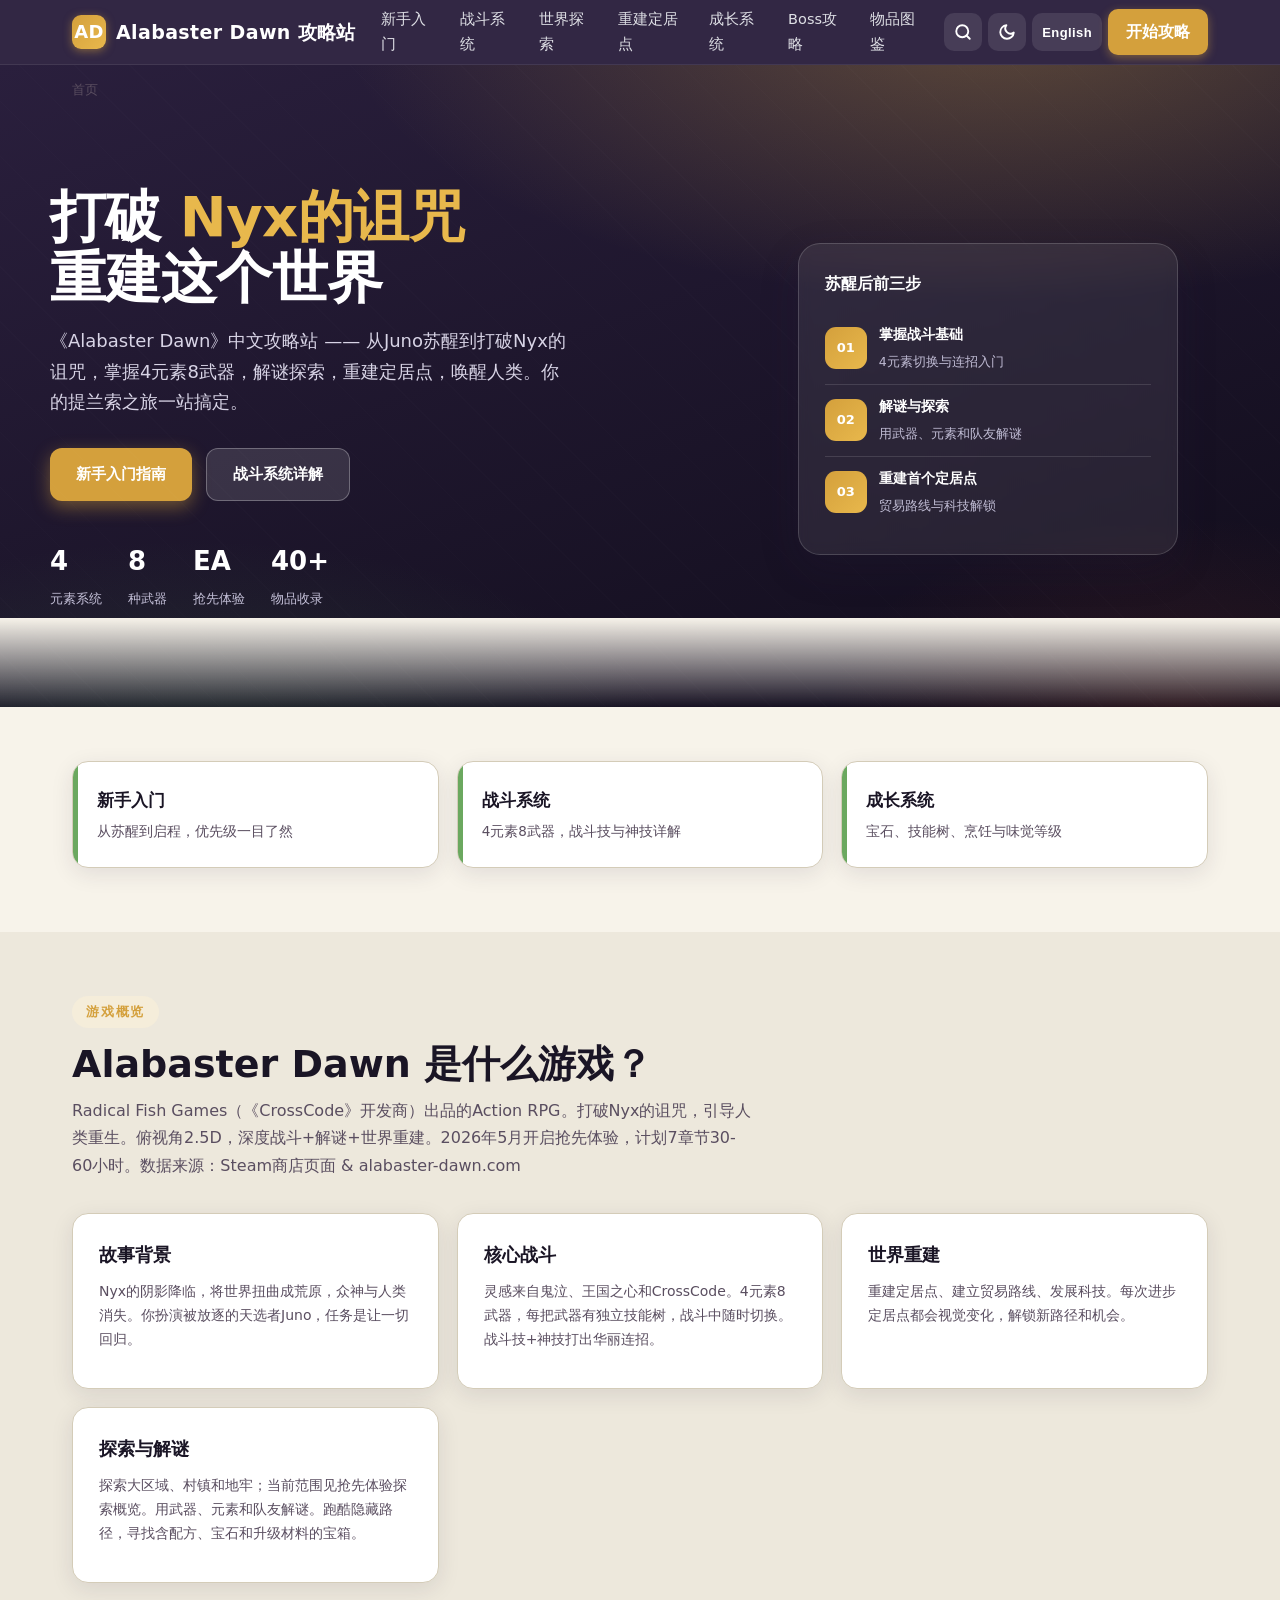
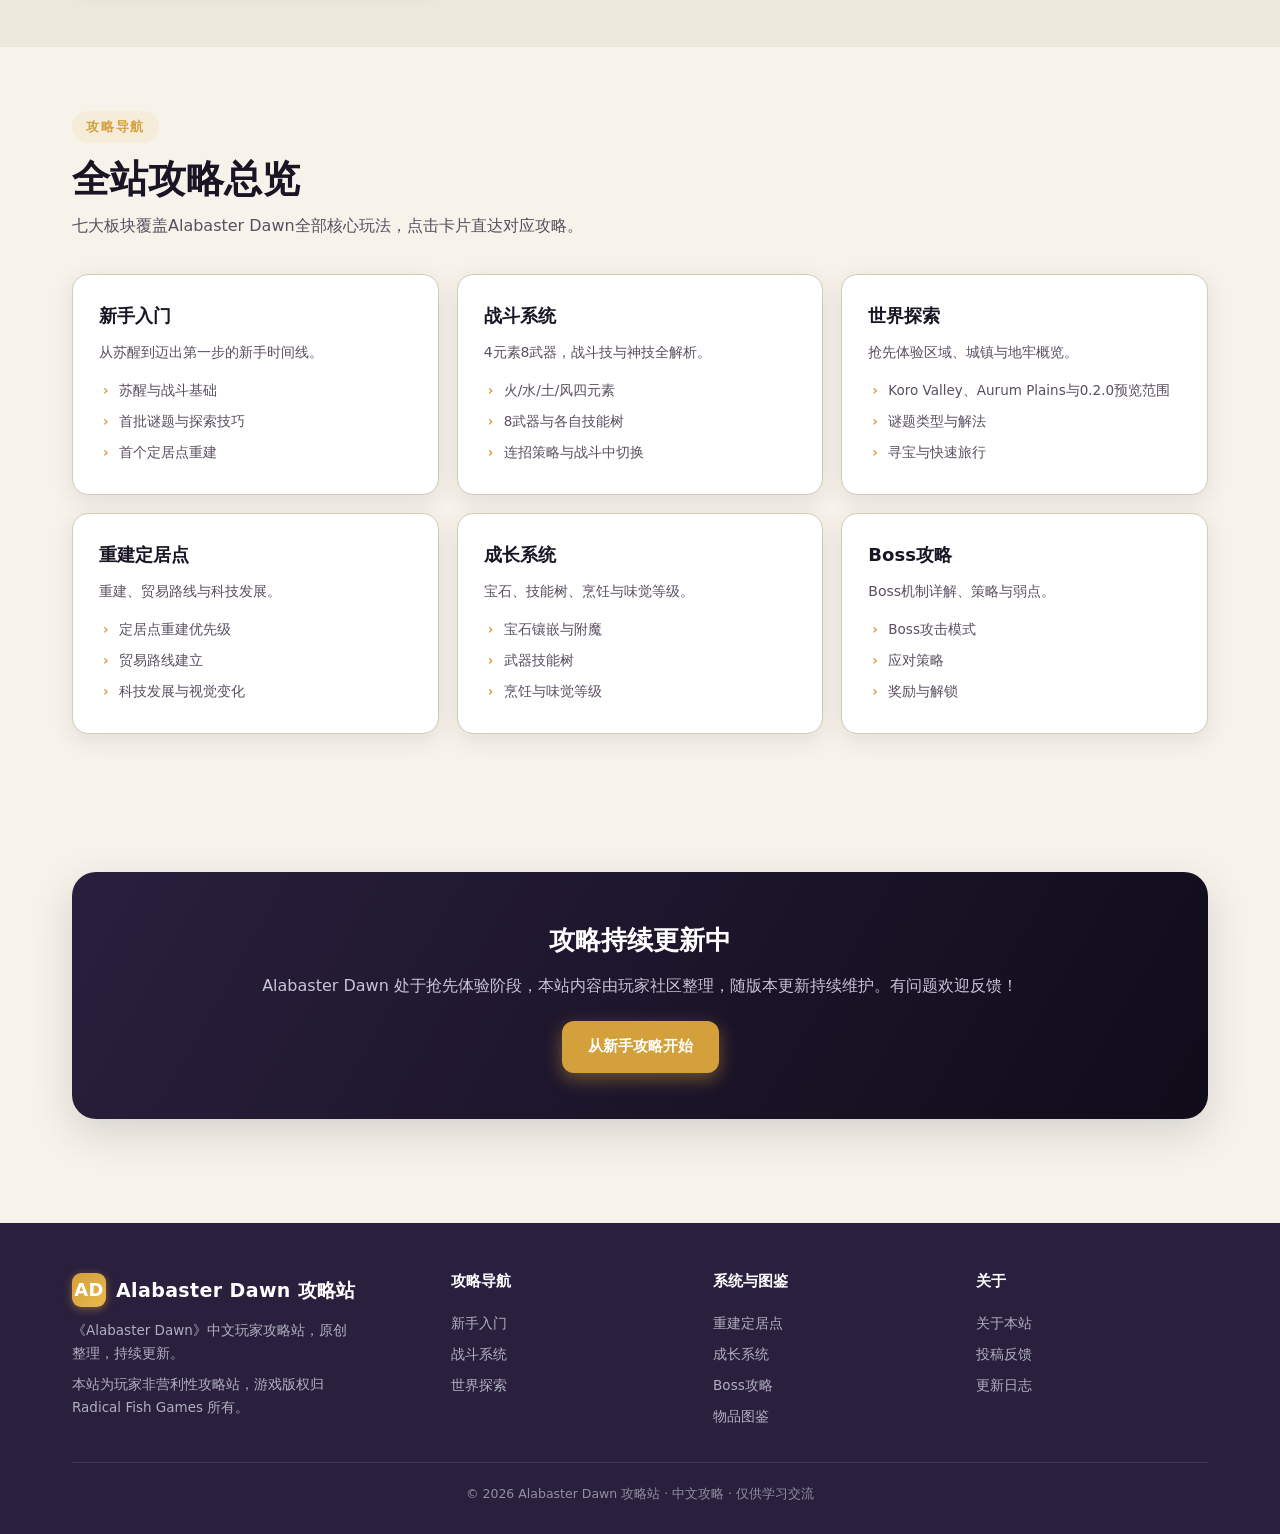
<file: index.html>
<!DOCTYPE html>
<html lang="zh-CN">
<head>
<meta charset="UTF-8">
<meta name="viewport" content="width=device-width, initial-scale=1.0">
<title>Alabaster Dawn 攻略站 | 中文攻略</title>
<meta name="description" content="《Alabaster Dawn》中文攻略站：新手入门、战斗系统(4元素8武器)、世界探索、定居点重建、成长系统、Boss攻略与物品图鉴。从苏醒到打破Nyx诅咒，一站式Action RPG攻略。">
<meta name="keywords" content="Alabaster Dawn,攻略,新手指南,战斗系统,4元素,8武器,世界探索,定居点,宝石,烹饪,Boss,物品图鉴,Radical Fish Games">
<link rel="stylesheet" href="css/style.css">
<script type="application/ld+json">
{"@context":"https://schema.org","@type":"WebSite","name":"Alabaster Dawn 攻略站","alternateName":"Alabaster Dawn 中文攻略","inLanguage":"zh-CN","url":"index.html","about":"《Alabaster Dawn》中文攻略站：新手入门、战斗系统、世界探索、定居点重建、成长系统、Boss攻略与物品图鉴"}
</script>
</head>
<body>

<!-- ===== NAV ===== -->
<header class="nav">
  <div class="wrap nav-inner">
    <a href="index.html" class="brand"><span class="logo">AD</span><span data-i18n="brand">Alabaster Dawn 攻略站</span></a>
    <nav class="nav-links" id="navLinks">
      <a href="getting-started.html" data-i18n="nav.getting-started">新手入门</a>
      <a href="combat.html" data-i18n="nav.combat">战斗系统</a>
      <a href="world.html" data-i18n="nav.world">世界探索</a>
      <a href="settlements.html" data-i18n="nav.settlements">重建定居点</a>
      <a href="progression.html" data-i18n="nav.progression">成长系统</a>
      <a href="bosses.html" data-i18n="nav.bosses">Boss攻略</a>
      <a href="items.html" data-i18n="nav.items">物品图鉴</a>
    </nav>
    <div class="nav-utils">
      <button class="nav-btn search-btn" aria-label="搜索"><svg width="18" height="18" viewBox="0 0 24 24" fill="none" stroke="currentColor" stroke-width="2.5" stroke-linecap="round" stroke-linejoin="round"><circle cx="11" cy="11" r="8"/><line x1="21" y1="21" x2="16.65" y2="16.65"/></svg></button>
      <button class="nav-btn dark-btn" aria-label="暗色模式"><svg width="18" height="18" viewBox="0 0 24 24" fill="none" stroke="currentColor" stroke-width="2.5" stroke-linecap="round" stroke-linejoin="round"><path d="M21 12.79A9 9 0 1 1 11.21 3 7 7 0 0 0 21 12.79z"/></svg></button>
      <button class="nav-btn lang-btn" aria-label="语言">English</button>
      <a href="getting-started.html" class="nav-cta" data-i18n="nav.cta.start">开始攻略</a>
    </div>
    <button class="burger" id="burger" aria-label="菜单"><span></span><span></span><span></span></button>
  </div>
</header>

<!-- ===== HERO ===== -->
<div class="hero" id="top">
  <div class="wrap" style="padding-top:14px">
    <div class="breadcrumb" style="color:#c8c4d8"><span data-en="Home">首页</span></div>
  </div>
  <div class="wrap hero-grid">
    <div>
      <h1 data-en="Break &lt;span&gt;Nyx's Curse&lt;/span&gt;&lt;br&gt;Rebuild the World">打破 <span>Nyx的诅咒</span><br>重建这个世界</h1>
      <p class="tag" data-en="The Alabaster Dawn guide — from Juno's awakening to breaking Nyx's curse. Master 4 elements, 8 weapons, solve puzzles, rebuild settlements, and bring humanity back. Your Tiran Sol adventure, all in one place.">《Alabaster Dawn》中文攻略站 —— 从Juno苏醒到打破Nyx的诅咒，掌握4元素8武器，解谜探索，重建定居点，唤醒人类。你的提兰索之旅一站搞定。</p>
      <div class="hero-btns">
        <a href="getting-started.html" class="btn btn-primary" data-en="Beginner Guide">新手入门指南</a>
        <a href="combat.html" class="btn btn-ghost" data-en="Combat System">战斗系统详解</a>
      </div>
      <div class="hero-stats">
        <div class="s"><b>4</b><small data-en="Elements">元素系统</small></div>
        <div class="s"><b>8</b><small data-en="Weapons">种武器</small></div>
        <div class="s"><b>EA</b><small data-en="Early Access">抢先体验</small></div>
        <div class="s"><b>40+</b><small data-en="Items">物品收录</small></div>
      </div>
    </div>
    <div class="hero-art">
      <div class="island-card">
        <h3 data-en="First 3 Steps After Awakening">苏醒后前三步</h3>
        <div class="day-row"><div class="day-badge">01</div><div class="t"><b data-en="Learn Combat Basics">掌握战斗基础</b><small data-en="4 elements, switching, combos">4元素切换与连招入门</small></div></div>
        <div class="day-row"><div class="day-badge">02</div><div class="t"><b data-en="Solve Puzzles &amp; Explore">解谜与探索</b><small data-en="Weapons + elements + teammates">用武器、元素和队友解谜</small></div></div>
        <div class="day-row"><div class="day-badge">03</div><div class="t"><b data-en="Rebuild First Settlement">重建首个定居点</b><small data-en="Trade routes &amp; science">贸易路线与科技解锁</small></div></div>
      </div>
    </div>
  </div>
</div>

<!-- ===== QUICK ACCESS ===== -->
<section style="padding-top:54px">
  <div class="wrap">
    <div class="quick">
      <a href="getting-started.html" class="qcard"><h3 data-en="Beginner Guide">新手入门</h3><p data-en="From awakening to first steps — clear priorities">从苏醒到启程，优先级一目了然</p></a>
      <a href="combat.html" class="qcard"><h3 data-en="Combat System">战斗系统</h3><p data-en="4 elements × 8 weapons, Combat &amp; Divine Arts">4元素8武器，战斗技与神技详解</p></a>
      <a href="progression.html" class="qcard"><h3 data-en="Progression">成长系统</h3><p data-en="Gems, skilltree, cooking &amp; Palate Level">宝石、技能树、烹饪与味觉等级</p></a>
    </div>
  </div>
</section>

<!-- ===== GAME OVERVIEW ===== -->
<section class="bg-alt">
  <div class="wrap">
    <span class="eyebrow" data-en="Game Overview">游戏概览</span>
    <h2 class="title" data-en="What is Alabaster Dawn?">Alabaster Dawn 是什么游戏？</h2>
    <p class="subtitle" data-en="An Action RPG from Radical Fish Games (creators of CrossCode). Break Nyx's curse, guide humanity's rebirth. Top-down 2.5D with deep combat, puzzles, and world rebuilding. Early Access since May 2026, planned 30-60 hours with 7 chapters. Source: Steam Store Page &amp; alabaster-dawn.com">Radical Fish Games（《CrossCode》开发商）出品的Action RPG。打破Nyx的诅咒，引导人类重生。俯视角2.5D，深度战斗+解谜+世界重建。2026年5月开启抢先体验，计划7章节30-60小时。数据来源：Steam商店页面 &amp; alabaster-dawn.com</p>
    <div class="feature-grid">
      <div class="fcard"><h4 data-en="Story Background">故事背景</h4><p data-en="The shadow of Nyx has fallen, warping the world into a wasteland and vanishing the gods and their people. You play as Juno, the Outcast Chosen, tasked with bringing it all back.">Nyx的阴影降临，将世界扭曲成荒原，众神与人类消失。你扮演被放逐的天选者Juno，任务是让一切回归。</p></div>
      <div class="fcard"><h4 data-en="Core Combat">核心战斗</h4><p data-en="Inspired by DMC, Kingdom Hearts &amp; CrossCode. 4 elements, 8 weapons, each with its own skilltree. Switch loadouts mid-combat. Combat Arts + Divine Arts for stylish combos.">灵感来自鬼泣、王国之心和CrossCode。4元素8武器，每把武器有独立技能树，战斗中随时切换。战斗技+神技打出华丽连招。</p></div>
      <div class="fcard"><h4 data-en="World Rebuilding">世界重建</h4><p data-en="Rebuild settlements, establish trade routes, advance science. Settlements visually change with each advancement, opening new paths and opportunities.">重建定居点、建立贸易路线、发展科技。每次进步定居点都会视觉变化，解锁新路径和机会。</p></div>
      <div class="fcard"><h4 data-en="Exploration &amp; Puzzles">探索与解谜</h4><p data-en="Explore regions, settlements and dungeons; check the Early Access overview for current scope. Solve puzzles using weapons, elements, and team members. Parkour hidden paths, find treasure with recipes, gems, and upgrade materials.">探索大区域、村镇和地牢；当前范围见抢先体验探索概览。用武器、元素和队友解谜。跑酷隐藏路径，寻找含配方、宝石和升级材料的宝箱。</p></div>
    </div>
  </div>
</section>

<!-- ===== GUIDE OVERVIEW ===== -->
<section>
  <div class="wrap">
    <span class="eyebrow" data-en="Guide Navigation">攻略导航</span>
    <h2 class="title" data-en="Site Guide Overview">全站攻略总览</h2>
    <p class="subtitle" data-en="Seven sections covering all core Alabaster Dawn gameplay. Click a card to jump to the guide.">七大板块覆盖Alabaster Dawn全部核心玩法，点击卡片直达对应攻略。</p>
    <div class="feature-grid">
      <a href="getting-started.html" class="fcard"><h4 data-en="Beginner Guide">新手入门</h4><p data-en="From awakening to first steps — a survival timeline.">从苏醒到迈出第一步的新手时间线。</p><ul><li data-en="Awakening &amp; first combat basics">苏醒与战斗基础</li><li data-en="First puzzles &amp; exploration tips">首批谜题与探索技巧</li><li data-en="First settlement rebuild">首个定居点重建</li></ul></a>
      <a href="combat.html" class="fcard"><h4 data-en="Combat System">战斗系统</h4><p data-en="4 elements × 8 weapons, Combat Arts &amp; Divine Arts.">4元素8武器，战斗技与神技全解析。</p><ul><li data-en="Fire / Water / Earth / Wind">火/水/土/风四元素</li><li data-en="8 weapons &amp; skilltrees">8武器与各自技能树</li><li data-en="Combo strategies &amp; switching">连招策略与战斗中切换</li></ul></a>
      <a href="world.html" class="fcard"><h4 data-en="World Exploration">世界探索</h4><p data-en="Early Access overview of regions, towns and trials.">抢先体验区域、城镇与地牢概览。</p><ul><li data-en="Koro Valley, Aurum Plains and the 0.2.0 preview scope">Koro Valley、Aurum Plains与0.2.0预览范围</li><li data-en="Puzzle types &amp; solutions">谜题类型与解法</li><li data-en="Treasure hunting &amp; fast travel">寻宝与快速旅行</li></ul></a>
      <a href="settlements.html" class="fcard"><h4 data-en="Settlements">重建定居点</h4><p data-en="Rebuild, trade routes, science advancement.">重建、贸易路线与科技发展。</p><ul><li data-en="Settlement rebuild priorities">定居点重建优先级</li><li data-en="Trade route establishment">贸易路线建立</li><li data-en="Science &amp; visual changes">科技发展与视觉变化</li></ul></a>
      <a href="progression.html" class="fcard"><h4 data-en="Progression">成长系统</h4><p data-en="Gems, skilltree, cooking &amp; Palate Level.">宝石、技能树、烹饪与味觉等级。</p><ul><li data-en="Gem slotting &amp; enchantments">宝石镶嵌与附魔</li><li data-en="Weapon skilltrees">武器技能树</li><li data-en="Cooking &amp; Palate Level">烹饪与味觉等级</li></ul></a>
      <a href="bosses.html" class="fcard"><h4 data-en="Bosses">Boss攻略</h4><p data-en="Boss mechanics, strategies &amp; weaknesses.">Boss机制详解、策略与弱点。</p><ul><li data-en="Boss attack patterns">Boss攻击模式</li><li data-en="Counter strategies">应对策略</li><li data-en="Rewards &amp; unlocks">奖励与解锁</li></ul></a>
    </div>
  </div>
</section>

<!-- ===== CTA ===== -->
<section>
  <div class="wrap">
    <div class="cta-strip">
      <h3 data-en="Guides Continuously Updated">攻略持续更新中</h3>
      <p data-en="Alabaster Dawn is in Early Access. Content curated by the player community, updated with each patch. Feedback welcome!">Alabaster Dawn 处于抢先体验阶段，本站内容由玩家社区整理，随版本更新持续维护。有问题欢迎反馈！</p>
      <a href="getting-started.html" class="btn btn-primary" data-en="Start with Beginner Guide">从新手攻略开始</a>
    </div>
  </div>
</section>

<!-- ===== FOOTER ===== -->
<footer>
  <div class="wrap">
    <div class="foot-grid">
      <div class="foot-brand">
        <a href="index.html" class="brand" style="color:#fff"><span class="logo">AD</span><span data-en="Alabaster Dawn Guide">Alabaster Dawn 攻略站</span></a>
        <p data-i18n="foot.branddesc">《Alabaster Dawn》中文玩家攻略站，原创整理，持续更新。</p>
        <p class="disclaimer" data-en="This is a non-profit fan guide site. Game rights belong to Radical Fish Games.">本站为玩家非营利性攻略站，游戏版权归 Radical Fish Games 所有。</p>
      </div>
      <div><h4 data-i18n="foot.nav">攻略导航</h4><a href="getting-started.html" data-en="Beginner">新手入门</a><a href="combat.html" data-en="Combat">战斗系统</a><a href="world.html" data-en="World">世界探索</a></div>
      <div><h4 data-i18n="foot.systems">系统与图鉴</h4><a href="settlements.html" data-en="Settlements">重建定居点</a><a href="progression.html" data-en="Progression">成长系统</a><a href="bosses.html" data-en="Bosses">Boss攻略</a><a href="items.html" data-en="Items">物品图鉴</a></div>
      <div><h4 data-i18n="foot.about">关于</h4><a href="#" data-i18n="foot.aboutus">关于本站</a><a href="#" data-i18n="foot.feedback">投稿反馈</a><a href="#" data-i18n="foot.changelog">更新日志</a></div>
    </div>
    <div class="foot-bottom" data-i18n="foot.copy">© 2026 Alabaster Dawn 攻略站 · 中文攻略 · 仅供学习交流</div>
  </div>
</footer>

<button id="toTop" aria-label="返回顶部" data-en="Top">顶部</button>
<div class="search-overlay" id="searchOverlay">
  <div class="search-panel">
    <div class="search-input-wrap">
      <span class="s-ico"></span>
      <input type="text" placeholder="搜索攻略、武器、Boss…">
      <button class="search-close" aria-label="关闭">×</button>
    </div>
    <div class="search-results"></div>
  </div>
</div>
<script src="js/common.js"></script>
</body>
</html>
</file>
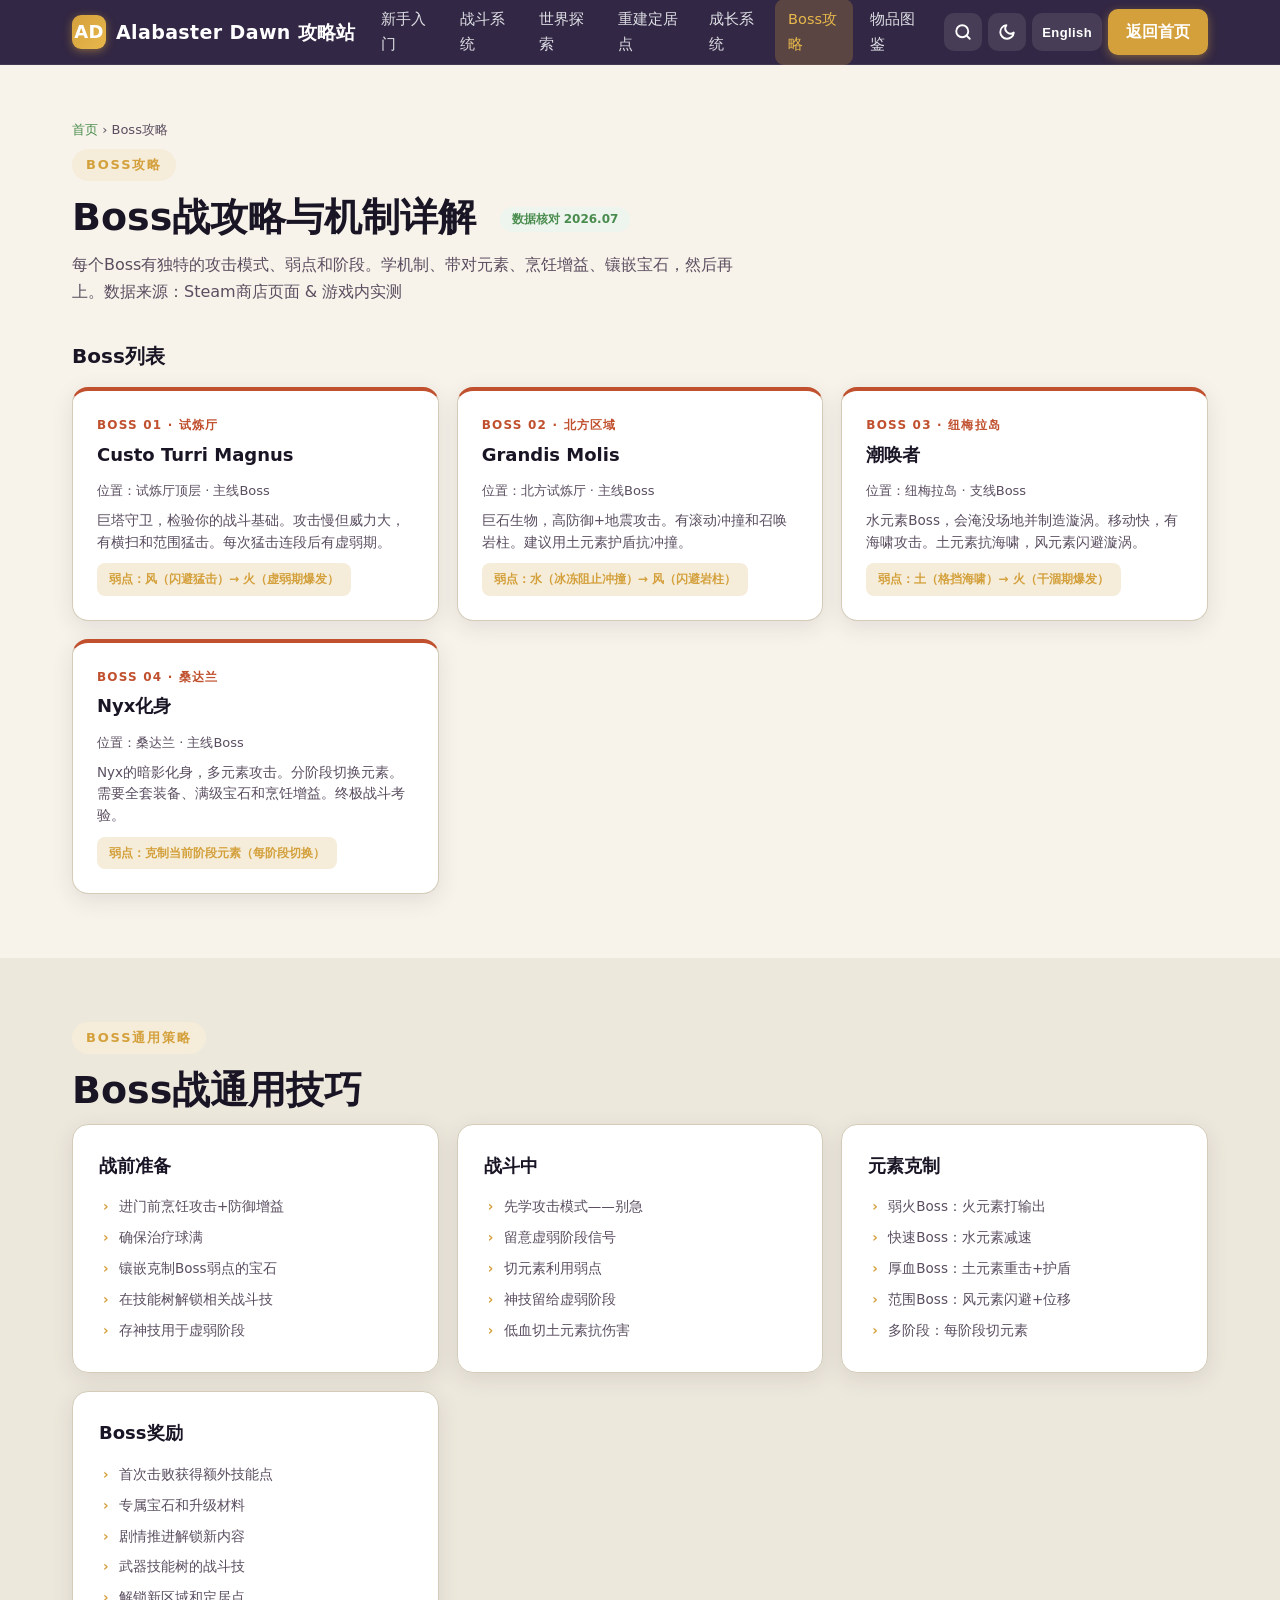
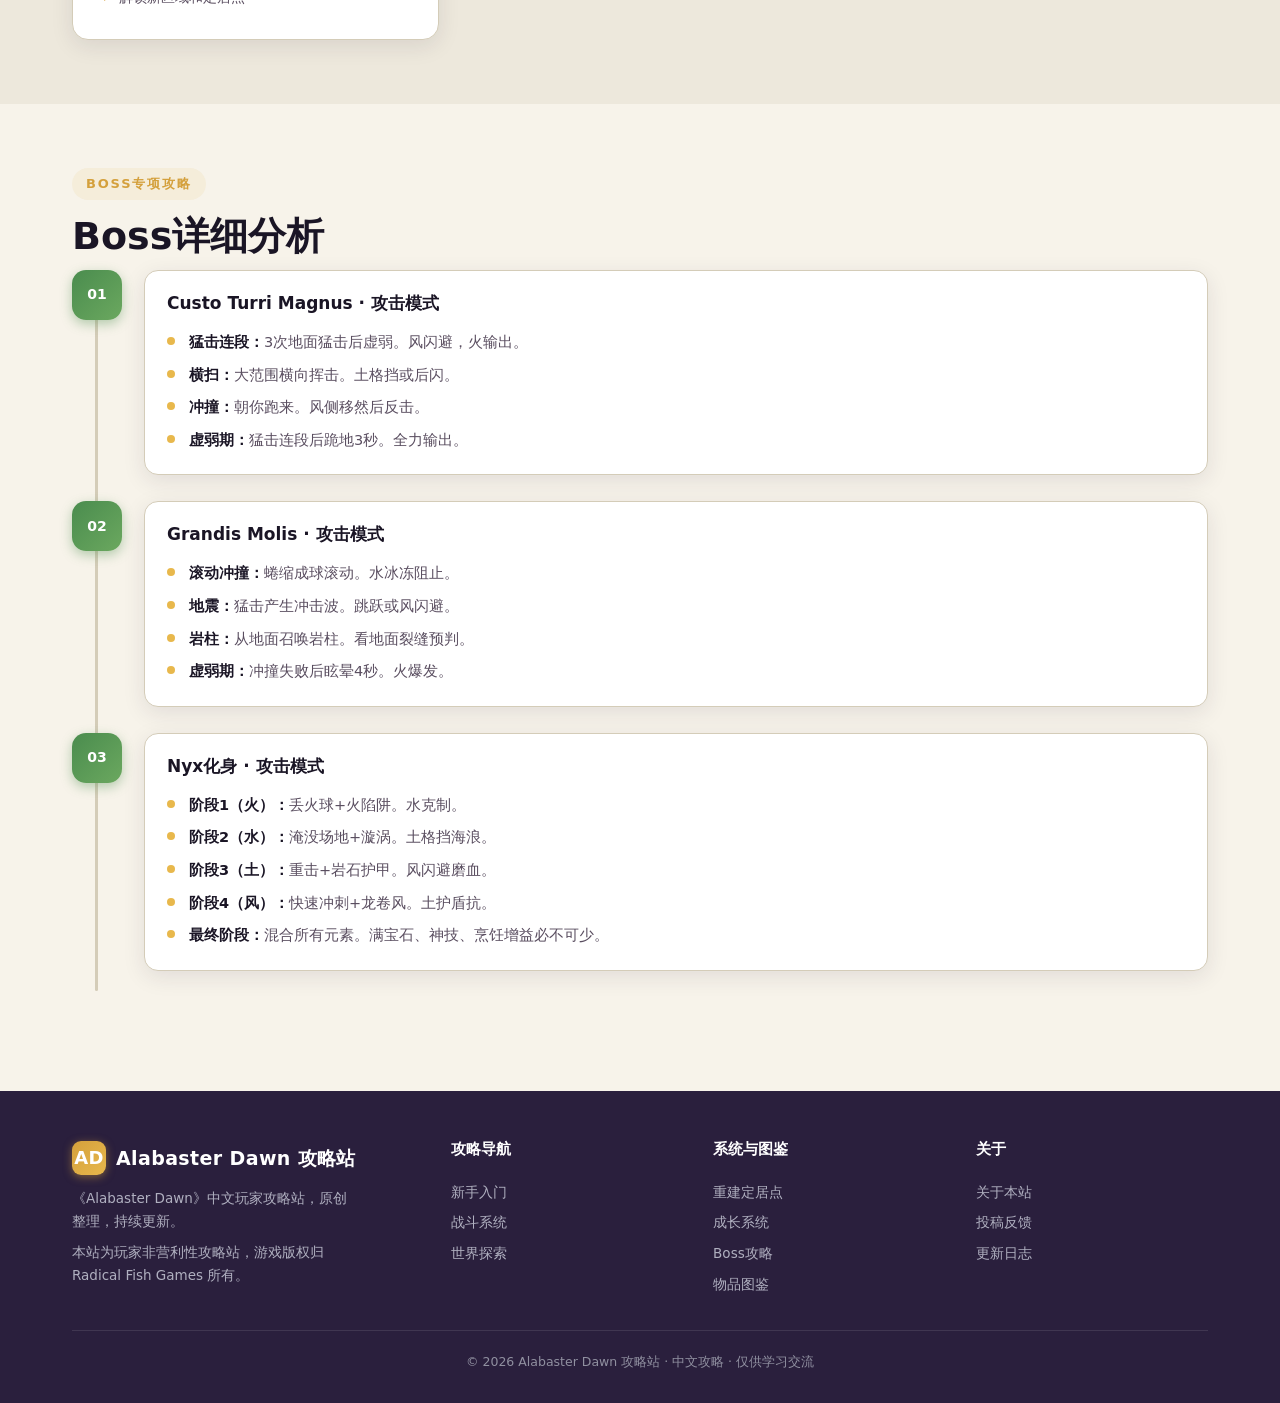
<file: bosses.html>
<!DOCTYPE html>
<html lang="zh-CN">
<head>
<meta charset="UTF-8">
<meta name="viewport" content="width=device-width, initial-scale=1.0">
<title>Boss攻略与机制详解 | Alabaster Dawn 攻略</title>
<meta name="description" content="Alabaster Dawn Boss攻略：Custo Turri Magnus、Grandis Molis等Boss的攻击模式、弱点分析、应对策略、推荐装备与奖励。">
<meta name="keywords" content="Alabaster Dawn Boss,Custo Turri Magnus,Grandis Molis,Boss攻略,机制,弱点,策略,试炼厅">
<link rel="stylesheet" href="css/style.css">
<script type="application/ld+json">
{"@context":"https://schema.org","@type":"Article","headline":"Alabaster Dawn Boss攻略与机制详解","inLanguage":"zh-CN","about":"Alabaster Dawn Boss战策略、攻击模式与弱点分析","isPartOf":{"@type":"WebSite","name":"Alabaster Dawn 攻略站"}}
</script>
</head>
<body>
<header class="nav">
  <div class="wrap nav-inner">
    <a href="index.html" class="brand"><span class="logo">AD</span><span data-i18n="brand">Alabaster Dawn 攻略站</span></a>
    <nav class="nav-links" id="navLinks">
      <a href="getting-started.html" data-i18n="nav.getting-started">新手入门</a>
      <a href="combat.html" data-i18n="nav.combat">战斗系统</a>
      <a href="world.html" data-i18n="nav.world">世界探索</a>
      <a href="settlements.html" data-i18n="nav.settlements">重建定居点</a>
      <a href="progression.html" data-i18n="nav.progression">成长系统</a>
      <a href="bosses.html" class="active" data-i18n="nav.bosses">Boss攻略</a>
      <a href="items.html" data-i18n="nav.items">物品图鉴</a>
    </nav>
    <div class="nav-utils">
      <button class="nav-btn search-btn" aria-label="搜索"><svg width="18" height="18" viewBox="0 0 24 24" fill="none" stroke="currentColor" stroke-width="2.5" stroke-linecap="round" stroke-linejoin="round"><circle cx="11" cy="11" r="8"/><line x1="21" y1="21" x2="16.65" y2="16.65"/></svg></button>
      <button class="nav-btn dark-btn" aria-label="暗色模式"><svg width="18" height="18" viewBox="0 0 24 24" fill="none" stroke="currentColor" stroke-width="2.5" stroke-linecap="round" stroke-linejoin="round"><path d="M21 12.79A9 9 0 1 1 11.21 3 7 7 0 0 0 21 12.79z"/></svg></button>
      <button class="nav-btn lang-btn" aria-label="语言">English</button>
      <a href="index.html" class="nav-cta" data-i18n="nav.cta.home">返回首页</a>
    </div>
    <button class="burger" id="burger" aria-label="菜单"><span></span><span></span><span></span></button>
  </div>
</header>

<section id="top" style="padding-top:54px">
  <div class="wrap">
    <div class="breadcrumb"><a href="index.html" data-en="Home">首页</a> <span>›</span> <span data-en="Bosses">Boss攻略</span></div>
    <span class="eyebrow" data-en="Boss Guides">Boss攻略</span>
    <h2 class="title" data-en="Boss Fight Strategies &amp; Mechanics">Boss战攻略与机制详解 <span class="ver-tag" data-en="Verified 2026.07">数据核对 2026.07</span></h2>
    <p class="subtitle" data-en="Each boss has unique attack patterns, weaknesses, and phases. Learn the mechanics, bring the right element, cook buffs, and slot gems before challenging. Source: Steam Store Page &amp; in-game observation">每个Boss有独特的攻击模式、弱点和阶段。学机制、带对元素、烹饪增益、镶嵌宝石，然后再上。数据来源：Steam商店页面 &amp; 游戏内实测</p>

    <h4 style="color:var(--heading);margin-bottom:14px;font-size:20px" data-en="Boss Roster">Boss列表</h4>
    <div class="boss-grid">
      <div class="boss-card">
        <div class="boss-num" data-en="BOSS 01 · HALL OF TRIALS">BOSS 01 · 试炼厅</div>
        <h4 data-en="Custo Turri Magnus">Custo Turri Magnus</h4>
        <div class="boss-area" data-en="Location: Hall of Trials (Top Floor) · Story Boss">位置：试炼厅顶层 · 主线Boss</div>
        <p class="boss-strat" data-en="A towering guardian that tests your combat fundamentals. Attacks with slow but powerful sweeping strikes and area slams. Has a vulnerable phase after each slam combo.">巨塔守卫，检验你的战斗基础。攻击慢但威力大，有横扫和范围猛击。每次猛击连段后有虚弱期。</p>
        <div class="boss-power" data-en="Weakness: Wind (dodge slams) → Fire (burst during vuln)">弱点：风（闪避猛击）→ 火（虚弱期爆发）</div>
      </div>
      <div class="boss-card">
        <div class="boss-num" data-en="BOSS 02 · NORTH REGION">BOSS 02 · 北方区域</div>
        <h4 data-en="Grandis Molis">Grandis Molis</h4>
        <div class="boss-area" data-en="Location: North Region Hall of Trials · Story Boss">位置：北方试炼厅 · 主线Boss</div>
        <p class="boss-strat" data-en="A massive boulder-like creature with high defense and earthquake attacks. Uses rolling charge attacks and summons rock pillars. Earth element recommended for shielding during charges.">巨石生物，高防御+地震攻击。有滚动冲撞和召唤岩柱。建议用土元素护盾抗冲撞。</p>
        <div class="boss-power" data-en="Weakness: Water (freeze to stop charges) → Wind (dodge pillars)">弱点：水（冰冻阻止冲撞）→ 风（闪避岩柱）</div>
      </div>
      <div class="boss-card">
        <div class="boss-num" data-en="BOSS 03 · NUEMERA ISLAND">BOSS 03 · 纽梅拉岛</div>
        <h4 data-en="Tidecaller">潮唤者</h4>
        <div class="boss-area" data-en="Location: Nuemera Island · Side Boss">位置：纽梅拉岛 · 支线Boss</div>
        <p class="boss-strat" data-en="A water-elemental boss that floods the arena and creates whirlpools. Fast movement with tidal wave attacks. Earth element for defense against waves, Wind for dodging whirlpools.">水元素Boss，会淹没场地并制造漩涡。移动快，有海啸攻击。土元素抗海啸，风元素闪避漩涡。</p>
        <div class="boss-power" data-en="Weakness: Earth (block tidal waves) → Fire (burst during dry phase)">弱点：土（格挡海啸）→ 火（干涸期爆发）</div>
      </div>
      <div class="boss-card">
        <div class="boss-num" data-en="BOSS 04 · SUNDALAN">BOSS 04 · 桑达兰</div>
        <h4 data-en="Nyx Avatar">Nyx化身</h4>
        <div class="boss-area" data-en="Location: Sundalan · Story Boss">位置：桑达兰 · 主线Boss</div>
        <p class="boss-strat" data-en="A shadowy avatar of Nyx with multi-element attacks. Shifts between phases, each using a different element. Requires full gear, max gems, and cooked buffs. The ultimate combat test.">Nyx的暗影化身，多元素攻击。分阶段切换元素。需要全套装备、满级宝石和烹饪增益。终极战斗考验。</p>
        <div class="boss-power" data-en="Weakness: Counter the active element (switch every phase)">弱点：克制当前阶段元素（每阶段切换）</div>
      </div>
    </div>
  </div>
</section>

<section class="bg-alt">
  <div class="wrap">
    <span class="eyebrow" data-en="Boss Strategy">Boss通用策略</span>
    <h2 class="title" data-en="General Boss Fighting Tips">Boss战通用技巧</h2>
    <div class="feature-grid">
      <div class="fcard"><h4 data-en="Pre-Fight Prep">战前准备</h4><ul>
        <li data-en="Cook attack + defense buffs before entering">进门前烹饪攻击+防御增益</li>
        <li data-en="Ensure full healing bulbs">确保治疗球满</li>
        <li data-en="Slot gems matching boss weakness">镶嵌克制Boss弱点的宝石</li>
        <li data-en="Unlock relevant Combat Arts on skilltrees">在技能树解锁相关战斗技</li>
        <li data-en="Stock Divine Art charges for vulnerable phases">存神技用于虚弱阶段</li>
      </ul></div>
      <div class="fcard"><h4 data-en="During the Fight">战斗中</h4><ul>
        <li data-en="Learn attack patterns first — don't rush">先学攻击模式——别急</li>
        <li data-en="Watch for vulnerable phase cues">留意虚弱阶段信号</li>
        <li data-en="Switch elements to exploit weaknesses">切元素利用弱点</li>
        <li data-en="Save Divine Arts for vulnerable phases">神技留给虚弱阶段</li>
        <li data-en="Use Earth element to tank when low HP">低血切土元素抗伤害</li>
      </ul></div>
      <div class="fcard"><h4 data-en="Element Counters">元素克制</h4><ul>
        <li data-en="Fire-weak bosses: Fire element for max DPS">弱火Boss：火元素打输出</li>
        <li data-en="Fast bosses: Water to slow them down">快速Boss：水元素减速</li>
        <li data-en="Tanky bosses: Earth for heavy hits + shield">厚血Boss：土元素重击+护盾</li>
        <li data-en="AoE bosses: Wind for dodge + mobility">范围Boss：风元素闪避+位移</li>
        <li data-en="Multi-phase: Switch elements per phase">多阶段：每阶段切元素</li>
      </ul></div>
      <div class="fcard"><h4 data-en="Rewards">Boss奖励</h4><ul>
        <li data-en="Bonus skill points on first defeat">首次击败获得额外技能点</li>
        <li data-en="Unique gems and upgrade materials">专属宝石和升级材料</li>
        <li data-en="Story progression unlocks">剧情推进解锁新内容</li>
        <li data-en="Combat Arts for weapon skilltrees">武器技能树的战斗技</li>
        <li data-en="Access to new areas and settlements">解锁新区域和定居点</li>
      </ul></div>
    </div>
  </div>
</section>

<section>
  <div class="wrap">
    <span class="eyebrow" data-en="Boss-Specific Guides">Boss专项攻略</span>
    <h2 class="title" data-en="Detailed Boss Breakdown">Boss详细分析</h2>
    <div class="timeline">
      <div class="tl-item">
        <div class="tl-dot">01</div>
        <div class="tl-body">
          <h4 data-en="Custo Turri Magnus · Attack Patterns">Custo Turri Magnus · 攻击模式</h4>
          <ul>
            <li data-en="<b>Slam Combo:</b> 3-hit ground slams, then vulnerable. Dodge with Wind, punish with Fire."><b>猛击连段：</b>3次地面猛击后虚弱。风闪避，火输出。</li>
            <li data-en="<b>Sweeping Strike:</b> Wide horizontal swing. Block with Earth or dodge backward."><b>横扫：</b>大范围横向挥击。土格挡或后闪。</li>
            <li data-en="<b>Charge:</b> Runs toward you. Sidestep with Wind, then counter."><b>冲撞：</b>朝你跑来。风侧移然后反击。</li>
            <li data-en="<b>Vulnerable Phase:</b> After slam combo, kneels for 3 seconds. Unload everything."><b>虚弱期：</b>猛击连段后跪地3秒。全力输出。</li>
          </ul>
        </div>
      </div>
      <div class="tl-item">
        <div class="tl-dot">02</div>
        <div class="tl-body">
          <h4 data-en="Grandis Molis · Attack Patterns">Grandis Molis · 攻击模式</h4>
          <ul>
            <li data-en="<b>Rolling Charge:</b> Curls into a ball and rolls. Freeze with Water to stop it."><b>滚动冲撞：</b>蜷缩成球滚动。水冰冻阻止。</li>
            <li data-en="<b>Earthquake:</b> Slam creates shockwaves. Jump or use Wind to dodge."><b>地震：</b>猛击产生冲击波。跳跃或风闪避。</li>
            <li data-en="<b>Rock Pillars:</b> Summons pillars from ground. Watch the ground cracks."><b>岩柱：</b>从地面召唤岩柱。看地面裂缝预判。</li>
            <li data-en="<b>Vulnerable Phase:</b> After failed charge, stuns for 4 seconds. Fire burst."><b>虚弱期：</b>冲撞失败后眩晕4秒。火爆发。</li>
          </ul>
        </div>
      </div>
      <div class="tl-item">
        <div class="tl-dot">03</div>
        <div class="tl-body">
          <h4 data-en="Nyx Avatar · Attack Patterns">Nyx化身 · 攻击模式</h4>
          <ul>
            <li data-en="<b>Phase 1 (Fire):</b> Throws fireballs and creates fire traps. Water to counter."><b>阶段1（火）：</b>丢火球+火陷阱。水克制。</li>
            <li data-en="<b>Phase 2 (Water):</b> Floods arena, whirlpools. Earth to block waves."><b>阶段2（水）：</b>淹没场地+漩涡。土格挡海浪。</li>
            <li data-en="<b>Phase 3 (Earth):</b> Heavy slams, rock armor. Wind to dodge and chip."><b>阶段3（土）：</b>重击+岩石护甲。风闪避磨血。</li>
            <li data-en="<b>Phase 4 (Wind):</b> Fast dashes, tornadoes. Earth shield to tank."><b>阶段4（风）：</b>快速冲刺+龙卷风。土护盾抗。</li>
            <li data-en="<b>Final Phase:</b> All elements mixed. Full gems, Divine Arts, and cooked buffs essential."><b>最终阶段：</b>混合所有元素。满宝石、神技、烹饪增益必不可少。</li>
          </ul>
        </div>
      </div>
    </div>
  </div>
</section>

<footer>
  <div class="wrap">
    <div class="foot-grid">
      <div class="foot-brand">
        <a href="index.html" class="brand" style="color:#fff"><span class="logo">AD</span><span data-en="Alabaster Dawn Guide">Alabaster Dawn 攻略站</span></a>
        <p data-i18n="foot.branddesc">《Alabaster Dawn》中文玩家攻略站，原创整理，持续更新。</p>
        <p class="disclaimer" data-en="This is a non-profit fan guide site. Game rights belong to Radical Fish Games.">本站为玩家非营利性攻略站，游戏版权归 Radical Fish Games 所有。</p>
      </div>
      <div><h4 data-i18n="foot.nav">攻略导航</h4><a href="getting-started.html" data-en="Beginner">新手入门</a><a href="combat.html" data-en="Combat">战斗系统</a><a href="world.html" data-en="World">世界探索</a></div>
      <div><h4 data-i18n="foot.systems">系统与图鉴</h4><a href="settlements.html" data-en="Settlements">重建定居点</a><a href="progression.html" data-en="Progression">成长系统</a><a href="bosses.html" data-en="Bosses">Boss攻略</a><a href="items.html" data-en="Items">物品图鉴</a></div>
      <div><h4 data-i18n="foot.about">关于</h4><a href="#" data-i18n="foot.aboutus">关于本站</a><a href="#" data-i18n="foot.feedback">投稿反馈</a><a href="#" data-i18n="foot.changelog">更新日志</a></div>
    </div>
    <div class="foot-bottom" data-i18n="foot.copy">© 2026 Alabaster Dawn 攻略站 · 中文攻略 · 仅供学习交流</div>
  </div>
</footer>

<button id="toTop" aria-label="返回顶部" data-en="Top">顶部</button>
<div class="search-overlay" id="searchOverlay">
  <div class="search-panel">
    <div class="search-input-wrap">
      <span class="s-ico"></span>
      <input type="text" placeholder="搜索攻略、武器、Boss…">
      <button class="search-close" aria-label="关闭">×</button>
    </div>
    <div class="search-results"></div>
  </div>
</div>
<script src="js/common.js"></script>
</body>
</html>
</file>
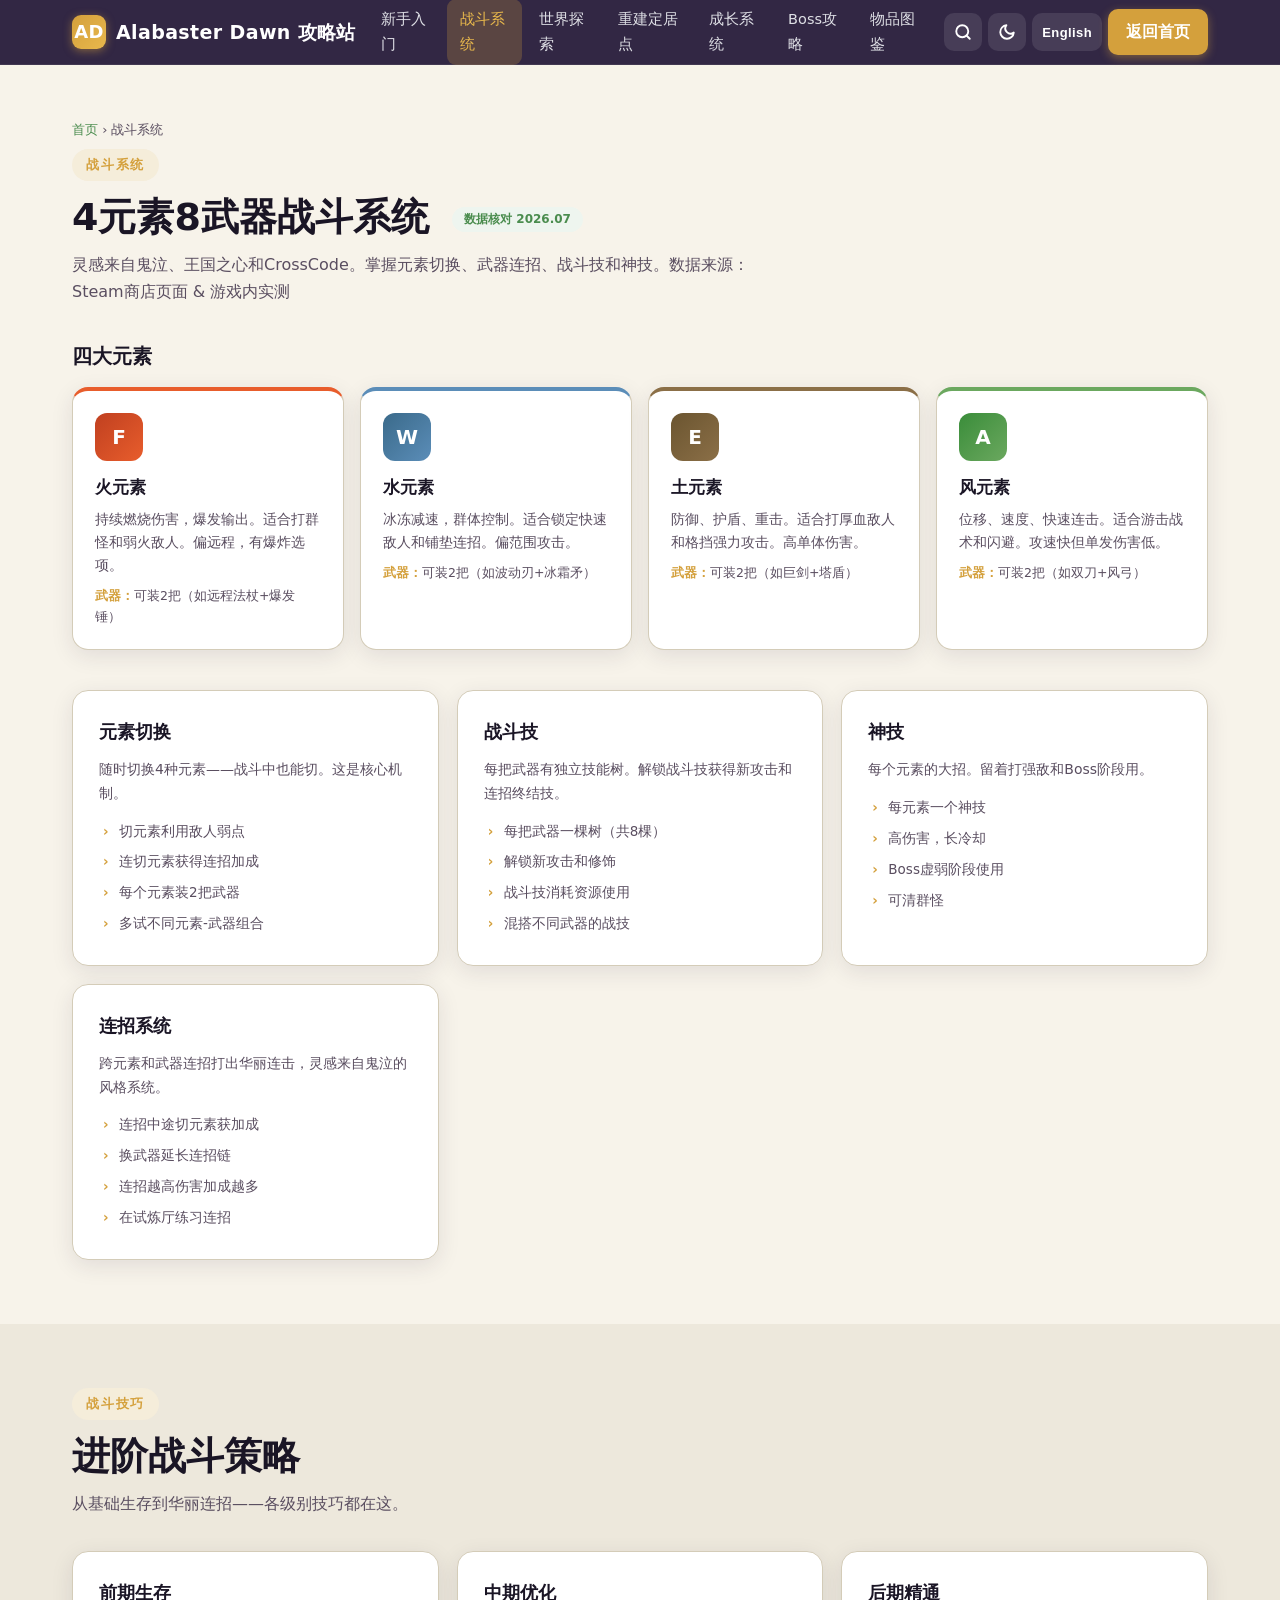
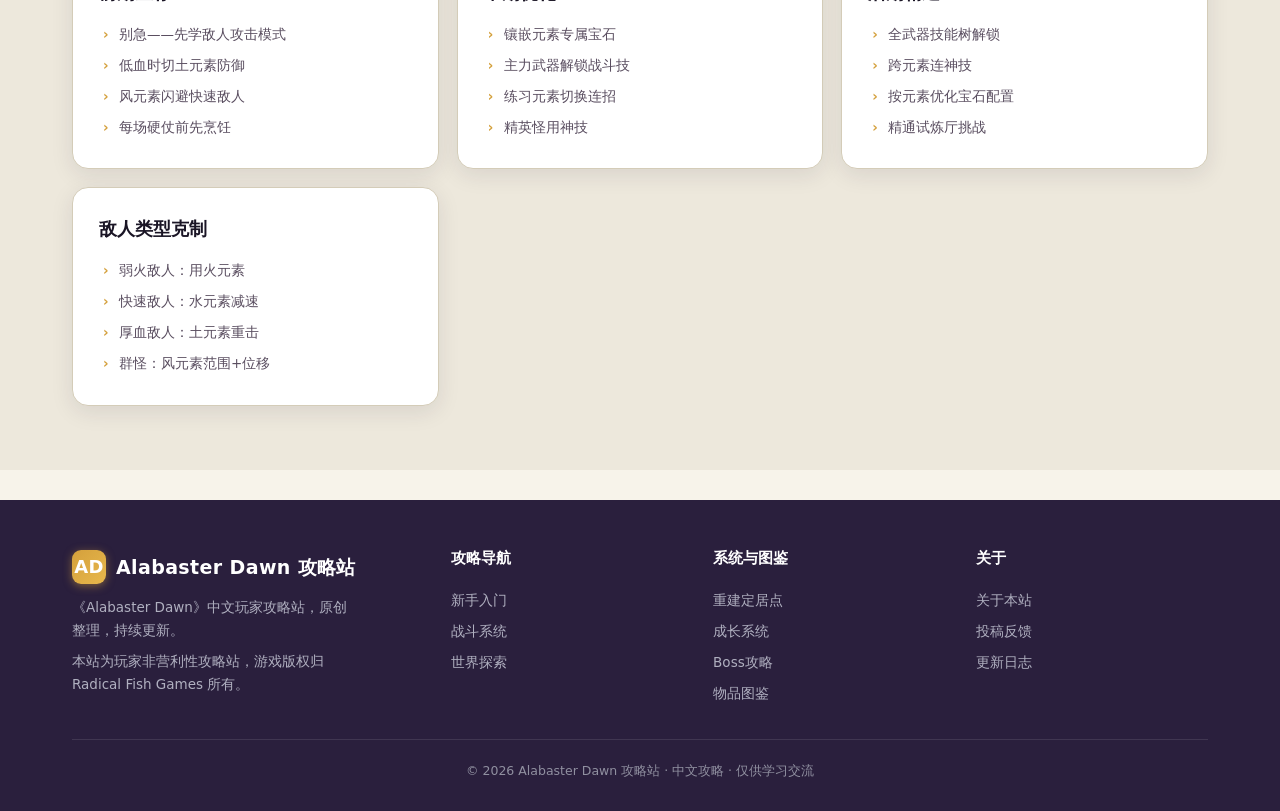
<file: combat.html>
<!DOCTYPE html>
<html lang="zh-CN">
<head>
<meta charset="UTF-8">
<meta name="viewport" content="width=device-width, initial-scale=1.0">
<title>战斗系统详解 | Alabaster Dawn 攻略</title>
<meta name="description" content="Alabaster Dawn战斗攻略：4元素(火/水/土/风)×8武器系统详解，Combat Arts战斗技、Divine Arts神技、连招策略与战斗中切换技巧。灵感来自鬼泣与王国之心。">
<meta name="keywords" content="Alabaster Dawn战斗,4元素,8武器,火元素,水元素,土元素,风元素,战斗技,神技,连招,Combat Arts,Divine Arts">
<link rel="stylesheet" href="css/style.css">
<script type="application/ld+json">
{"@context":"https://schema.org","@type":"Article","headline":"Alabaster Dawn 战斗系统详解","inLanguage":"zh-CN","about":"Alabaster Dawn 4元素8武器战斗系统、战斗技与神技详解","isPartOf":{"@type":"WebSite","name":"Alabaster Dawn 攻略站"}}
</script>
</head>
<body>

<header class="nav">
  <div class="wrap nav-inner">
    <a href="index.html" class="brand"><span class="logo">AD</span><span data-i18n="brand">Alabaster Dawn 攻略站</span></a>
    <nav class="nav-links" id="navLinks">
      <a href="getting-started.html" data-i18n="nav.getting-started">新手入门</a>
      <a href="combat.html" class="active" data-i18n="nav.combat">战斗系统</a>
      <a href="world.html" data-i18n="nav.world">世界探索</a>
      <a href="settlements.html" data-i18n="nav.settlements">重建定居点</a>
      <a href="progression.html" data-i18n="nav.progression">成长系统</a>
      <a href="bosses.html" data-i18n="nav.bosses">Boss攻略</a>
      <a href="items.html" data-i18n="nav.items">物品图鉴</a>
    </nav>
    <div class="nav-utils">
      <button class="nav-btn search-btn" aria-label="搜索"><svg width="18" height="18" viewBox="0 0 24 24" fill="none" stroke="currentColor" stroke-width="2.5" stroke-linecap="round" stroke-linejoin="round"><circle cx="11" cy="11" r="8"/><line x1="21" y1="21" x2="16.65" y2="16.65"/></svg></button>
      <button class="nav-btn dark-btn" aria-label="暗色模式"><svg width="18" height="18" viewBox="0 0 24 24" fill="none" stroke="currentColor" stroke-width="2.5" stroke-linecap="round" stroke-linejoin="round"><path d="M21 12.79A9 9 0 1 1 11.21 3 7 7 0 0 0 21 12.79z"/></svg></button>
      <button class="nav-btn lang-btn" aria-label="语言">English</button>
      <a href="index.html" class="nav-cta" data-i18n="nav.cta.home">返回首页</a>
    </div>
    <button class="burger" id="burger" aria-label="菜单"><span></span><span></span><span></span></button>
  </div>
</header>

<section id="top" style="padding-top:54px">
  <div class="wrap">
    <div class="breadcrumb"><a href="index.html" data-en="Home">首页</a> <span>›</span> <span data-en="Combat">战斗系统</span></div>
    <span class="eyebrow" data-en="Combat System">战斗系统</span>
    <h2 class="title" data-en="4 Elements × 8 Weapons Combat System">4元素8武器战斗系统 <span class="ver-tag" data-en="Verified 2026.07">数据核对 2026.07</span></h2>
    <p class="subtitle" data-en="Inspired by Devil May Cry, Kingdom Hearts &amp; CrossCode. Master element switching, weapon combos, Combat Arts and Divine Arts. Source: Steam Store Page &amp; in-game observation">灵感来自鬼泣、王国之心和CrossCode。掌握元素切换、武器连招、战斗技和神技。数据来源：Steam商店页面 &amp; 游戏内实测</p>

    <!-- ===== 4 ELEMENTS ===== -->
    <h4 style="color:var(--heading);margin-bottom:14px;font-size:20px" data-en="4 Elements">四大元素</h4>
    <div class="elem-grid">
      <div class="elem-card e-fire">
        <div class="elem-icon">F</div>
        <h4 data-en="Fire">火元素</h4>
        <p data-en="Burn damage over time, burst damage. Best against groups and enemies weak to fire. Ranged-oriented with explosive options.">持续燃烧伤害，爆发输出。适合打群怪和弱火敌人。偏远程，有爆炸选项。</p>
        <div class="weapon-list" data-en="<b>Weapons:</b> 2 slotable (e.g. ranged staff + explosive hammer)"><b>武器：</b>可装2把（如远程法杖+爆发锤）</div>
      </div>
      <div class="elem-card e-water">
        <div class="elem-icon">W</div>
        <h4 data-en="Water">水元素</h4>
        <p data-en="Freeze and slow effects, crowd control. Great for locking down fast enemies and setting up combos. Area-of-effect oriented.">冰冻减速，群体控制。适合锁定快速敌人和铺垫连招。偏范围攻击。</p>
        <div class="weapon-list" data-en="<b>Weapons:</b> 2 slotable (e.g. wave blade + frost spear)"><b>武器：</b>可装2把（如波动刃+冰霜矛）</div>
      </div>
      <div class="elem-card e-earth">
        <div class="elem-icon">E</div>
        <h4 data-en="Earth">土元素</h4>
        <p data-en="Defense, shielding, heavy strikes. Best for tanky enemies and blocking powerful attacks. High single-target damage.">防御、护盾、重击。适合打厚血敌人和格挡强力攻击。高单体伤害。</p>
        <div class="weapon-list" data-en="<b>Weapons:</b> 2 slotable (e.g. greatsword + tower shield)"><b>武器：</b>可装2把（如巨剑+塔盾）</div>
      </div>
      <div class="elem-card e-wind">
        <div class="elem-icon">A</div>
        <h4 data-en="Wind">风元素</h4>
        <p data-en="Mobility, speed, rapid combos. Best for hit-and-run tactics and dodging. Fast attack speed, lower per-hit damage.">位移、速度、快速连击。适合游击战术和闪避。攻速快但单发伤害低。</p>
        <div class="weapon-list" data-en="<b>Weapons:</b> 2 slotable (e.g. dual daggers + wind bow)"><b>武器：</b>可装2把（如双刀+风弓）</div>
      </div>
    </div>

    <!-- ===== COMBAT MECHANICS ===== -->
    <div class="feature-grid" style="margin-top:40px">
      <div class="fcard"><h4 data-en="Element Switching">元素切换</h4><p data-en="Switch between 4 elements at any time — even mid-combat. This is the core mechanic.">随时切换4种元素——战斗中也能切。这是核心机制。</p><ul>
        <li data-en="Switch elements to exploit enemy weaknesses">切元素利用敌人弱点</li>
        <li data-en="Chain element switches for combo bonuses">连切元素获得连招加成</li>
        <li data-en="Each element has 2 slotted weapons">每个元素装2把武器</li>
        <li data-en="Experiment with different element-weapon combos">多试不同元素-武器组合</li>
      </ul></div>
      <div class="fcard"><h4 data-en="Combat Arts">战斗技</h4><p data-en="Each weapon has its own skilltree. Unlock Combat Arts to gain new attacks and combo finishers.">每把武器有独立技能树。解锁战斗技获得新攻击和连招终结技。</p><ul>
        <li data-en="One skilltree per weapon (8 total)">每把武器一棵树（共8棵）</li>
        <li data-en="Unlock new attacks and modifiers">解锁新攻击和修饰</li>
        <li data-en="Combat Arts cost resources to use">战斗技消耗资源使用</li>
        <li data-en="Mix Arts from different weapons">混搭不同武器的战技</li>
      </ul></div>
      <div class="fcard"><h4 data-en="Divine Arts">神技</h4><p data-en="Powerful spells tied to each element. Save for tough enemies and boss phases.">每个元素的大招。留着打强敌和Boss阶段用。</p><ul>
        <li data-en="One Divine Art per element">每元素一个神技</li>
        <li data-en="High damage, long cooldown">高伤害，长冷却</li>
        <li data-en="Use during boss vulnerable phases">Boss虚弱阶段使用</li>
        <li data-en="Can clear groups of enemies">可清群怪</li>
      </ul></div>
      <div class="fcard"><h4 data-en="Combo System">连招系统</h4><p data-en="Chain attacks across elements and weapons for stylish combos, inspired by DMC's style system.">跨元素和武器连招打出华丽连击，灵感来自鬼泣的风格系统。</p><ul>
        <li data-en="Switch elements mid-combo for bonuses">连招中途切元素获加成</li>
        <li data-en="Weapon swaps extend combo chains">换武器延长连招链</li>
        <li data-en="Higher combo = more damage scaling">连招越高伤害加成越多</li>
        <li data-en="Practice in Hall of Trials">在试炼厅练习连招</li>
      </ul></div>
    </div>
  </div>
</section>

<!-- ===== COMBAT TIPS ===== -->
<section class="bg-alt">
  <div class="wrap">
    <span class="eyebrow" data-en="Combat Tips">战斗技巧</span>
    <h2 class="title" data-en="Advanced Combat Strategies">进阶战斗策略</h2>
    <p class="subtitle" data-en="From basic survival to stylish combo mastery — tips for every skill level.">从基础生存到华丽连招——各级别技巧都在这。</p>
    <div class="feature-grid">
      <div class="fcard"><h4 data-en="Early Game Survival">前期生存</h4><ul>
        <li data-en="Don't rush — learn enemy attack patterns">别急——先学敌人攻击模式</li>
        <li data-en="Use Earth element for defense when low HP">低血时切土元素防御</li>
        <li data-en="Wind element for dodging fast enemies">风元素闪避快速敌人</li>
        <li data-en="Cook before every tough fight">每场硬仗前先烹饪</li>
      </ul></div>
      <div class="fcard"><h4 data-en="Mid Game Optimization">中期优化</h4><ul>
        <li data-en="Slot gems for element-specific bonuses">镶嵌元素专属宝石</li>
        <li data-en="Unlock Combat Arts on your main weapons">主力武器解锁战斗技</li>
        <li data-en="Practice element-switching combos">练习元素切换连招</li>
        <li data-en="Use Divine Arts on elite enemies">精英怪用神技</li>
      </ul></div>
      <div class="fcard"><h4 data-en="Late Game Mastery">后期精通</h4><ul>
        <li data-en="Full weapon skilltrees unlocked">全武器技能树解锁</li>
        <li data-en="Chain Divine Arts across elements">跨元素连神技</li>
        <li data-en="Optimize gem builds per element">按元素优化宝石配置</li>
        <li data-en="Master the Hall of Trials challenges">精通试炼厅挑战</li>
      </ul></div>
      <div class="fcard"><h4 data-en="Enemy Type Counters">敌人类型克制</h4><ul>
        <li data-en="Fire-weak enemies: use Fire element">弱火敌人：用火元素</li>
        <li data-en="Fast enemies: Water to slow them">快速敌人：水元素减速</li>
        <li data-en="Tanky enemies: Earth for heavy damage">厚血敌人：土元素重击</li>
        <li data-en="Groups: Wind for AOE + mobility">群怪：风元素范围+位移</li>
      </ul></div>
    </div>
  </div>
</section>

<footer>
  <div class="wrap">
    <div class="foot-grid">
      <div class="foot-brand">
        <a href="index.html" class="brand" style="color:#fff"><span class="logo">AD</span><span data-en="Alabaster Dawn Guide">Alabaster Dawn 攻略站</span></a>
        <p data-i18n="foot.branddesc">《Alabaster Dawn》中文玩家攻略站，原创整理，持续更新。</p>
        <p class="disclaimer" data-en="This is a non-profit fan guide site. Game rights belong to Radical Fish Games.">本站为玩家非营利性攻略站，游戏版权归 Radical Fish Games 所有。</p>
      </div>
      <div><h4 data-i18n="foot.nav">攻略导航</h4><a href="getting-started.html" data-en="Beginner">新手入门</a><a href="combat.html" data-en="Combat">战斗系统</a><a href="world.html" data-en="World">世界探索</a></div>
      <div><h4 data-i18n="foot.systems">系统与图鉴</h4><a href="settlements.html" data-en="Settlements">重建定居点</a><a href="progression.html" data-en="Progression">成长系统</a><a href="bosses.html" data-en="Bosses">Boss攻略</a><a href="items.html" data-en="Items">物品图鉴</a></div>
      <div><h4 data-i18n="foot.about">关于</h4><a href="#" data-i18n="foot.aboutus">关于本站</a><a href="#" data-i18n="foot.feedback">投稿反馈</a><a href="#" data-i18n="foot.changelog">更新日志</a></div>
    </div>
    <div class="foot-bottom" data-i18n="foot.copy">© 2026 Alabaster Dawn 攻略站 · 中文攻略 · 仅供学习交流</div>
  </div>
</footer>

<button id="toTop" aria-label="返回顶部" data-en="Top">顶部</button>
<div class="search-overlay" id="searchOverlay">
  <div class="search-panel">
    <div class="search-input-wrap">
      <span class="s-ico"></span>
      <input type="text" placeholder="搜索攻略、武器、Boss…">
      <button class="search-close" aria-label="关闭">×</button>
    </div>
    <div class="search-results"></div>
  </div>
</div>
<script src="js/common.js"></script>
</body>
</html>
</file>
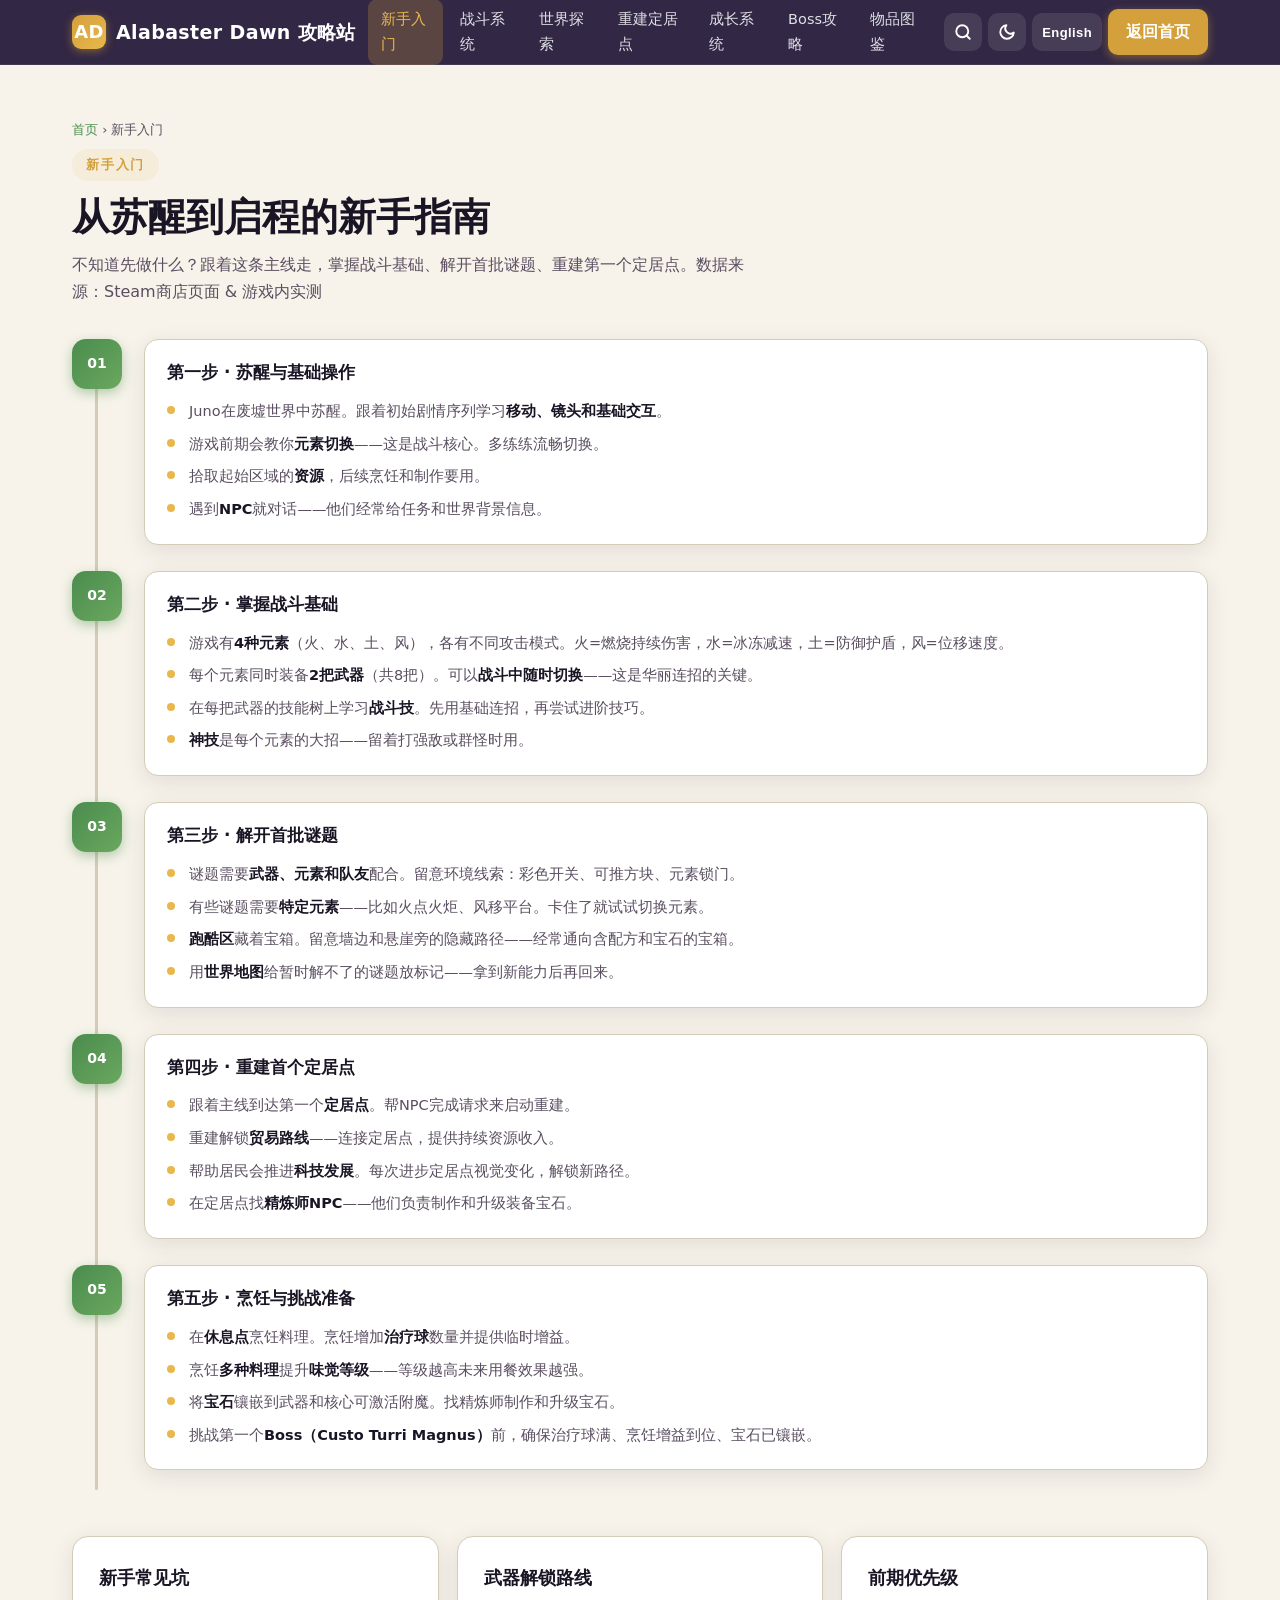
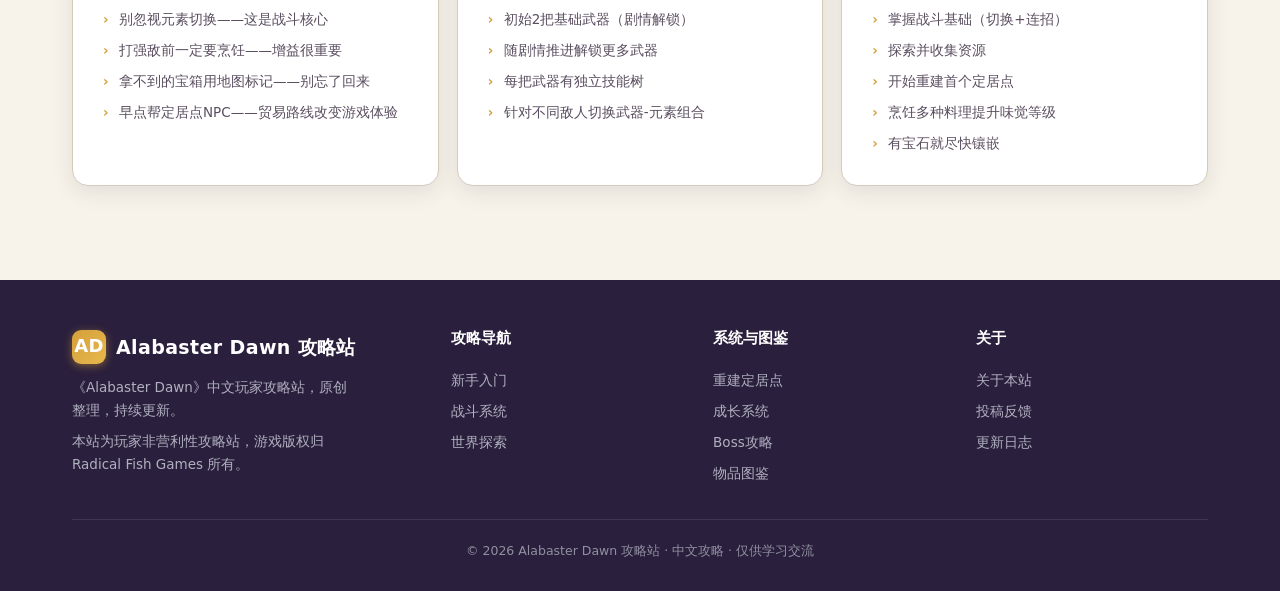
<file: getting-started.html>
<!DOCTYPE html>
<html lang="zh-CN">
<head>
<meta charset="UTF-8">
<meta name="viewport" content="width=device-width, initial-scale=1.0">
<title>新手入门指南 | Alabaster Dawn 攻略</title>
<meta name="description" content="Alabaster Dawn新手入门攻略：从Juno苏醒到掌握战斗基础、解谜探索、重建首个定居点的详细步骤与优先级指引。">
<meta name="keywords" content="Alabaster Dawn新手,入门指南,苏醒,战斗基础,解谜,定居点,Juno,Nyx">
<link rel="stylesheet" href="css/style.css">
<script type="application/ld+json">
{"@context":"https://schema.org","@type":"Article","headline":"Alabaster Dawn 新手入门指南","inLanguage":"zh-CN","about":"Alabaster Dawn 新手入门攻略与生存时间线","isPartOf":{"@type":"WebSite","name":"Alabaster Dawn 攻略站"}}
</script>
</head>
<body>

<header class="nav">
  <div class="wrap nav-inner">
    <a href="index.html" class="brand"><span class="logo">AD</span><span data-i18n="brand">Alabaster Dawn 攻略站</span></a>
    <nav class="nav-links" id="navLinks">
      <a href="getting-started.html" class="active" data-i18n="nav.getting-started">新手入门</a>
      <a href="combat.html" data-i18n="nav.combat">战斗系统</a>
      <a href="world.html" data-i18n="nav.world">世界探索</a>
      <a href="settlements.html" data-i18n="nav.settlements">重建定居点</a>
      <a href="progression.html" data-i18n="nav.progression">成长系统</a>
      <a href="bosses.html" data-i18n="nav.bosses">Boss攻略</a>
      <a href="items.html" data-i18n="nav.items">物品图鉴</a>
    </nav>
    <div class="nav-utils">
      <button class="nav-btn search-btn" aria-label="搜索"><svg width="18" height="18" viewBox="0 0 24 24" fill="none" stroke="currentColor" stroke-width="2.5" stroke-linecap="round" stroke-linejoin="round"><circle cx="11" cy="11" r="8"/><line x1="21" y1="21" x2="16.65" y2="16.65"/></svg></button>
      <button class="nav-btn dark-btn" aria-label="暗色模式"><svg width="18" height="18" viewBox="0 0 24 24" fill="none" stroke="currentColor" stroke-width="2.5" stroke-linecap="round" stroke-linejoin="round"><path d="M21 12.79A9 9 0 1 1 11.21 3 7 7 0 0 0 21 12.79z"/></svg></button>
      <button class="nav-btn lang-btn" aria-label="语言">English</button>
      <a href="index.html" class="nav-cta" data-i18n="nav.cta.home">返回首页</a>
    </div>
    <button class="burger" id="burger" aria-label="菜单"><span></span><span></span><span></span></button>
  </div>
</header>

<section id="top" style="padding-top:54px">
  <div class="wrap">
    <div class="breadcrumb"><a href="index.html" data-en="Home">首页</a> <span>›</span> <span data-en="Beginner">新手入门</span></div>
    <span class="eyebrow" data-en="Beginner">新手入门</span>
    <h2 class="title" data-en="From Awakening to Adventure">从苏醒到启程的新手指南</h2>
    <p class="subtitle" data-en="Don't know what to do first? Follow this main line to master combat basics, solve your first puzzles, and rebuild your first settlement. Source: Steam Store Page &amp; in-game observation">不知道先做什么？跟着这条主线走，掌握战斗基础、解开首批谜题、重建第一个定居点。数据来源：Steam商店页面 &amp; 游戏内实测</p>

    <div class="timeline">
      <div class="tl-item">
        <div class="tl-dot">01</div>
        <div class="tl-body">
          <h4 data-en="Step 1 · Awaken &amp; Learn Basic Controls">第一步 · 苏醒与基础操作</h4>
          <ul>
            <li data-en="Juno awakens in a ruined world. Follow the initial story sequence to learn <b>movement, camera, and basic interactions</b>.">Juno在废墟世界中苏醒。跟着初始剧情序列学习<b>移动、镜头和基础交互</b>。</li>
            <li data-en="The game teaches you <b>element switching</b> early — this is the core of combat. Practice switching between elements fluidly.">游戏前期会教你<b>元素切换</b>——这是战斗核心。多练练流畅切换。</li>
            <li data-en="Pick up <b>resources</b> scattered around the starting area. You'll need them for cooking and crafting later.">拾取起始区域的<b>资源</b>，后续烹饪和制作要用。</li>
            <li data-en="Talk to any <b>NPCs</b> you encounter — they often give quests and context about the world.">遇到<b>NPC</b>就对话——他们经常给任务和世界背景信息。</li>
          </ul>
        </div>
      </div>
      <div class="tl-item">
        <div class="tl-dot">02</div>
        <div class="tl-body">
          <h4 data-en="Step 2 · Master Combat Fundamentals">第二步 · 掌握战斗基础</h4>
          <ul>
            <li data-en="There are <b>4 elements</b> (Fire, Water, Earth, Wind), each with different attack patterns. Fire = burn DOT, Water = freeze/slow, Earth = defense/shield, Wind = mobility/speed.">游戏有<b>4种元素</b>（火、水、土、风），各有不同攻击模式。火=燃烧持续伤害，水=冰冻减速，土=防御护盾，风=位移速度。</li>
            <li data-en="Each element slots <b>2 weapons</b> at a time (8 total). You can <b>switch loadouts mid-combat</b> — this is key to stylish combos.">每个元素同时装备<b>2把武器</b>（共8把）。可以<b>战斗中随时切换</b>——这是华丽连招的关键。</li>
            <li data-en="Learn <b>Combat Arts</b> on each weapon's skilltree. Start with basic combos before trying advanced techniques.">在每把武器的技能树上学习<b>战斗技</b>。先用基础连招，再尝试进阶技巧。</li>
            <li data-en="<b>Divine Arts</b> are powerful spells tied to each element — save them for tough enemies or groups."><b>神技</b>是每个元素的大招——留着打强敌或群怪时用。</li>
          </ul>
        </div>
      </div>
      <div class="tl-item">
        <div class="tl-dot">03</div>
        <div class="tl-body">
          <h4 data-en="Step 3 · Solve Your First Puzzles">第三步 · 解开首批谜题</h4>
          <ul>
            <li data-en="Puzzles require <b>weapons, elements, and team members</b>. Look for environmental clues like colored switches, movable blocks, and element-locked doors.">谜题需要<b>武器、元素和队友</b>配合。留意环境线索：彩色开关、可推方块、元素锁门。</li>
            <li data-en="Some puzzles need <b>specific elements</b> — e.g., fire to light torches, wind to move platforms. If you're stuck, try switching elements.">有些谜题需要<b>特定元素</b>——比如火点火炬、风移平台。卡住了就试试切换元素。</li>
            <li data-en="<b>Parkour sections</b> hide treasure. Look for hidden paths along walls and cliffs — they often lead to chests with recipes and gems."><b>跑酷区</b>藏着宝箱。留意墙边和悬崖旁的隐藏路径——经常通向含配方和宝石的宝箱。</li>
            <li data-en="Use the <b>world map</b> to place reminders for puzzles you can't solve yet — come back later with new abilities.">用<b>世界地图</b>给暂时解不了的谜题放标记——拿到新能力后再回来。</li>
          </ul>
        </div>
      </div>
      <div class="tl-item">
        <div class="tl-dot">04</div>
        <div class="tl-body">
          <h4 data-en="Step 4 · Rebuild Your First Settlement">第四步 · 重建首个定居点</h4>
          <ul>
            <li data-en="Follow the main story to reach the first <b>settlement</b>. Help NPCs with their requests to start rebuilding.">跟着主线到达第一个<b>定居点</b>。帮NPC完成请求来启动重建。</li>
            <li data-en="Rebuilding unlocks <b>trade routes</b> — these connect settlements and provide steady resource income.">重建解锁<b>贸易路线</b>——连接定居点，提供持续资源收入。</li>
            <li data-en="<b>Science advancement</b> happens as you help people. Each advancement changes the settlement visually and opens new paths.">帮助居民会推进<b>科技发展</b>。每次进步定居点视觉变化，解锁新路径。</li>
            <li data-en="Look for <b>Artificer NPCs</b> in settlements — they craft and upgrade gems for your equipment.">在定居点找<b>精炼师NPC</b>——他们负责制作和升级装备宝石。</li>
          </ul>
        </div>
      </div>
      <div class="tl-item">
        <div class="tl-dot">05</div>
        <div class="tl-body">
          <h4 data-en="Step 5 · Cook &amp; Prepare for Challenges">第五步 · 烹饪与挑战准备</h4>
          <ul>
            <li data-en="Cook dishes at <b>resting spots</b>. Cooking increases your <b>healing bulbs</b> and grants temporary buffs.">在<b>休息点</b>烹饪料理。烹饪增加<b>治疗球</b>数量并提供临时增益。</li>
            <li data-en="Cook a <b>variety of dishes</b> to raise your <b>Palate Level</b> — higher Palate Level enhances future meal effects.">烹饪<b>多种料理</b>提升<b>味觉等级</b>——等级越高未来用餐效果越强。</li>
            <li data-en="<b>Gem slotting</b> into weapons and core activates enchantments. Visit Artificers to craft and upgrade gems.">将<b>宝石</b>镶嵌到武器和核心可激活附魔。找精炼师制作和升级宝石。</li>
            <li data-en="Before challenging the first <b>Boss (Custo Turri Magnus)</b>, ensure you have full healing bulbs, cooked buffs, and slotted gems.">挑战第一个<b>Boss（Custo Turri Magnus）</b>前，确保治疗球满、烹饪增益到位、宝石已镶嵌。</li>
          </ul>
        </div>
      </div>
    </div>

    <div class="feature-grid" style="margin-top:40px">
      <div class="fcard"><h4 data-en="Common Beginner Mistakes">新手常见坑</h4><ul>
        <li data-en="Don't ignore element switching — it's the core of combat">别忽视元素切换——这是战斗核心</li>
        <li data-en="Always cook before tough fights — buffs matter">打强敌前一定要烹饪——增益很重要</li>
        <li data-en="Use map reminders for unreachable treasure — don't forget">拿不到的宝箱用地图标记——别忘了回来</li>
        <li data-en="Help settlement NPCs early — trade routes are game-changing">早点帮定居点NPC——贸易路线改变游戏体验</li>
      </ul></div>
      <div class="fcard"><h4 data-en="Weapon Unlock Path">武器解锁路线</h4><ul>
        <li data-en="Start with 2 basic weapons (story unlocks)">初始2把基础武器（剧情解锁）</li>
        <li data-en="More weapons unlock as story progresses">随剧情推进解锁更多武器</li>
        <li data-en="Each weapon has its own skilltree">每把武器有独立技能树</li>
        <li data-en="Switch weapon-element combos for different enemy types">针对不同敌人切换武器-元素组合</li>
      </ul></div>
      <div class="fcard"><h4 data-en="Early Game Priorities">前期优先级</h4><ul>
        <li data-en="Master combat basics (switching + combos)">掌握战斗基础（切换+连招）</li>
        <li data-en="Explore and collect resources">探索并收集资源</li>
        <li data-en="Start rebuilding first settlement">开始重建首个定居点</li>
        <li data-en="Cook variety for Palate Level">烹饪多种料理提升味觉等级</li>
        <li data-en="Slot gems as soon as available">有宝石就尽快镶嵌</li>
      </ul></div>
    </div>
  </div>
</section>

<footer>
  <div class="wrap">
    <div class="foot-grid">
      <div class="foot-brand">
        <a href="index.html" class="brand" style="color:#fff"><span class="logo">AD</span><span data-en="Alabaster Dawn Guide">Alabaster Dawn 攻略站</span></a>
        <p data-i18n="foot.branddesc">《Alabaster Dawn》中文玩家攻略站，原创整理，持续更新。</p>
        <p class="disclaimer" data-en="This is a non-profit fan guide site. Game rights belong to Radical Fish Games.">本站为玩家非营利性攻略站，游戏版权归 Radical Fish Games 所有。</p>
      </div>
      <div><h4 data-i18n="foot.nav">攻略导航</h4><a href="getting-started.html" data-en="Beginner">新手入门</a><a href="combat.html" data-en="Combat">战斗系统</a><a href="world.html" data-en="World">世界探索</a></div>
      <div><h4 data-i18n="foot.systems">系统与图鉴</h4><a href="settlements.html" data-en="Settlements">重建定居点</a><a href="progression.html" data-en="Progression">成长系统</a><a href="bosses.html" data-en="Bosses">Boss攻略</a><a href="items.html" data-en="Items">物品图鉴</a></div>
      <div><h4 data-i18n="foot.about">关于</h4><a href="#" data-i18n="foot.aboutus">关于本站</a><a href="#" data-i18n="foot.feedback">投稿反馈</a><a href="#" data-i18n="foot.changelog">更新日志</a></div>
    </div>
    <div class="foot-bottom" data-i18n="foot.copy">© 2026 Alabaster Dawn 攻略站 · 中文攻略 · 仅供学习交流</div>
  </div>
</footer>

<button id="toTop" aria-label="返回顶部" data-en="Top">顶部</button>
<div class="search-overlay" id="searchOverlay">
  <div class="search-panel">
    <div class="search-input-wrap">
      <span class="s-ico"></span>
      <input type="text" placeholder="搜索攻略、武器、Boss…">
      <button class="search-close" aria-label="关闭">×</button>
    </div>
    <div class="search-results"></div>
  </div>
</div>
<script src="js/common.js"></script>
</body>
</html>
</file>
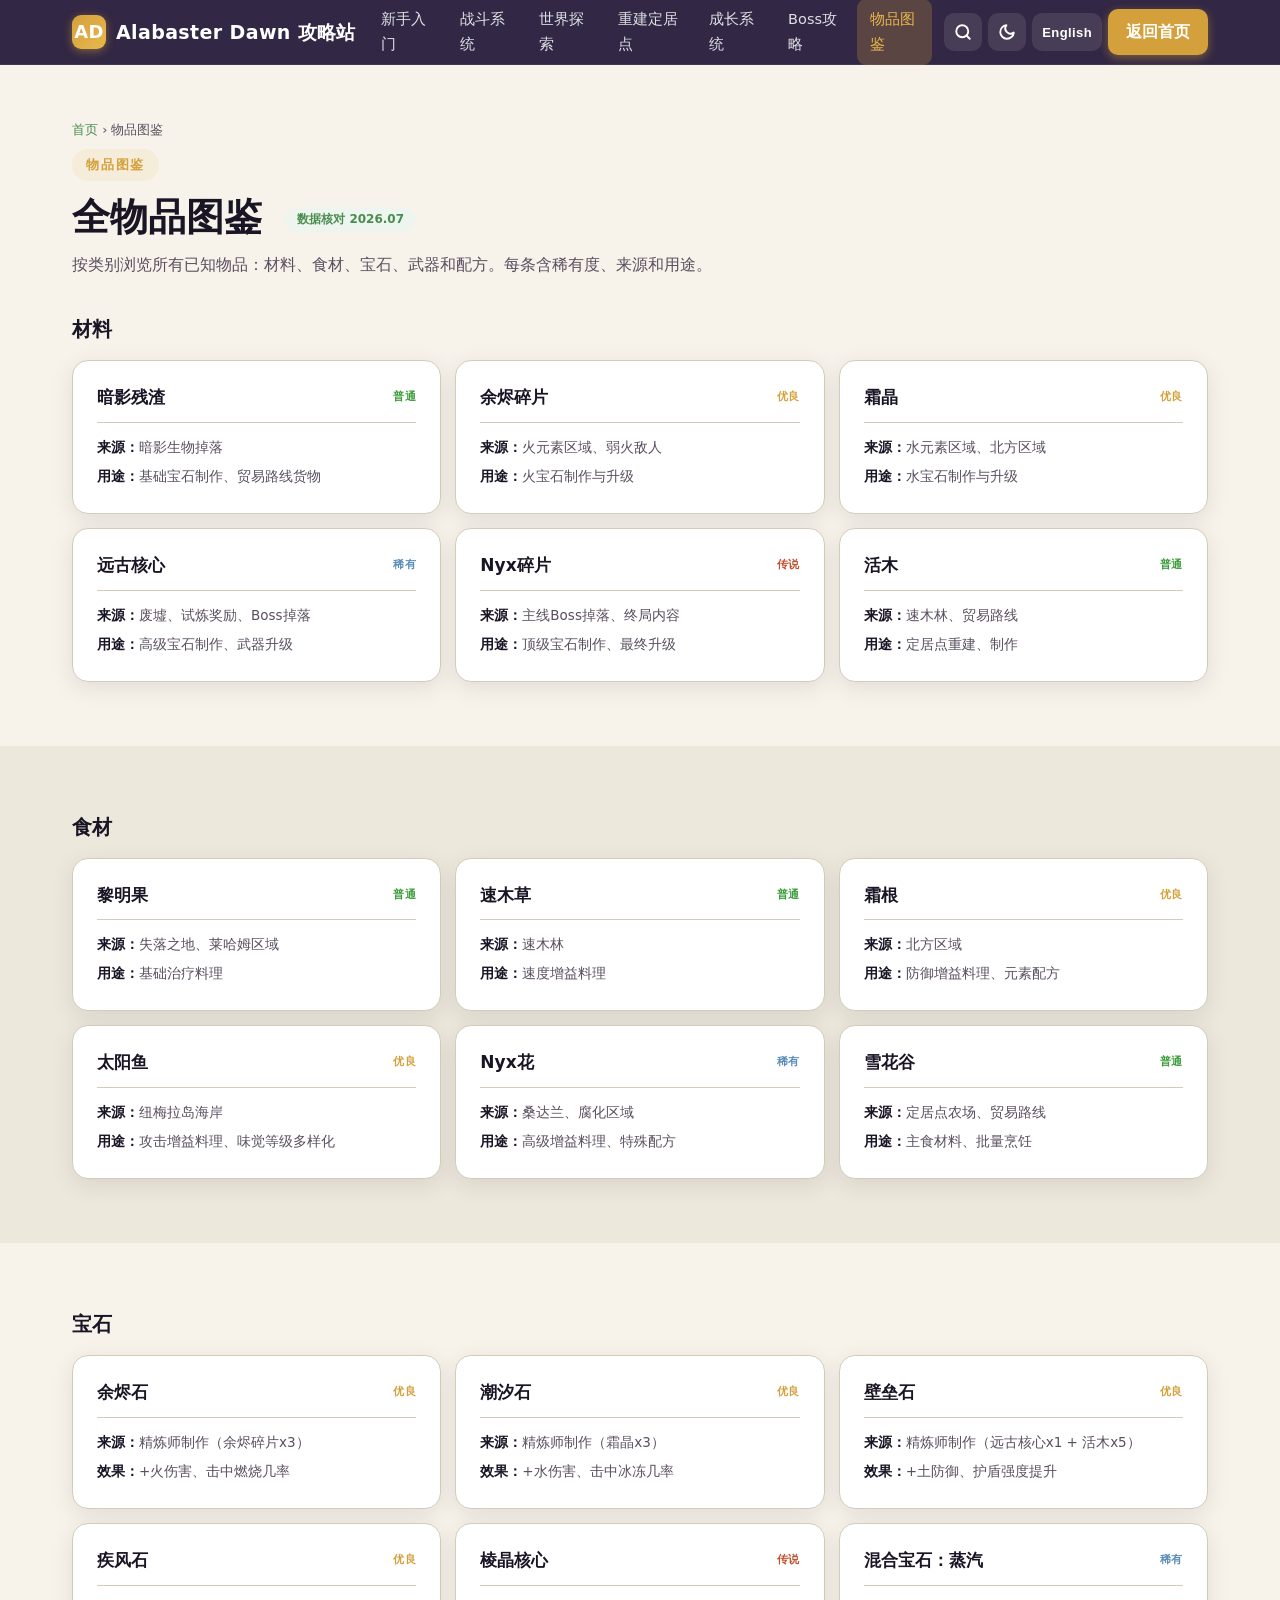
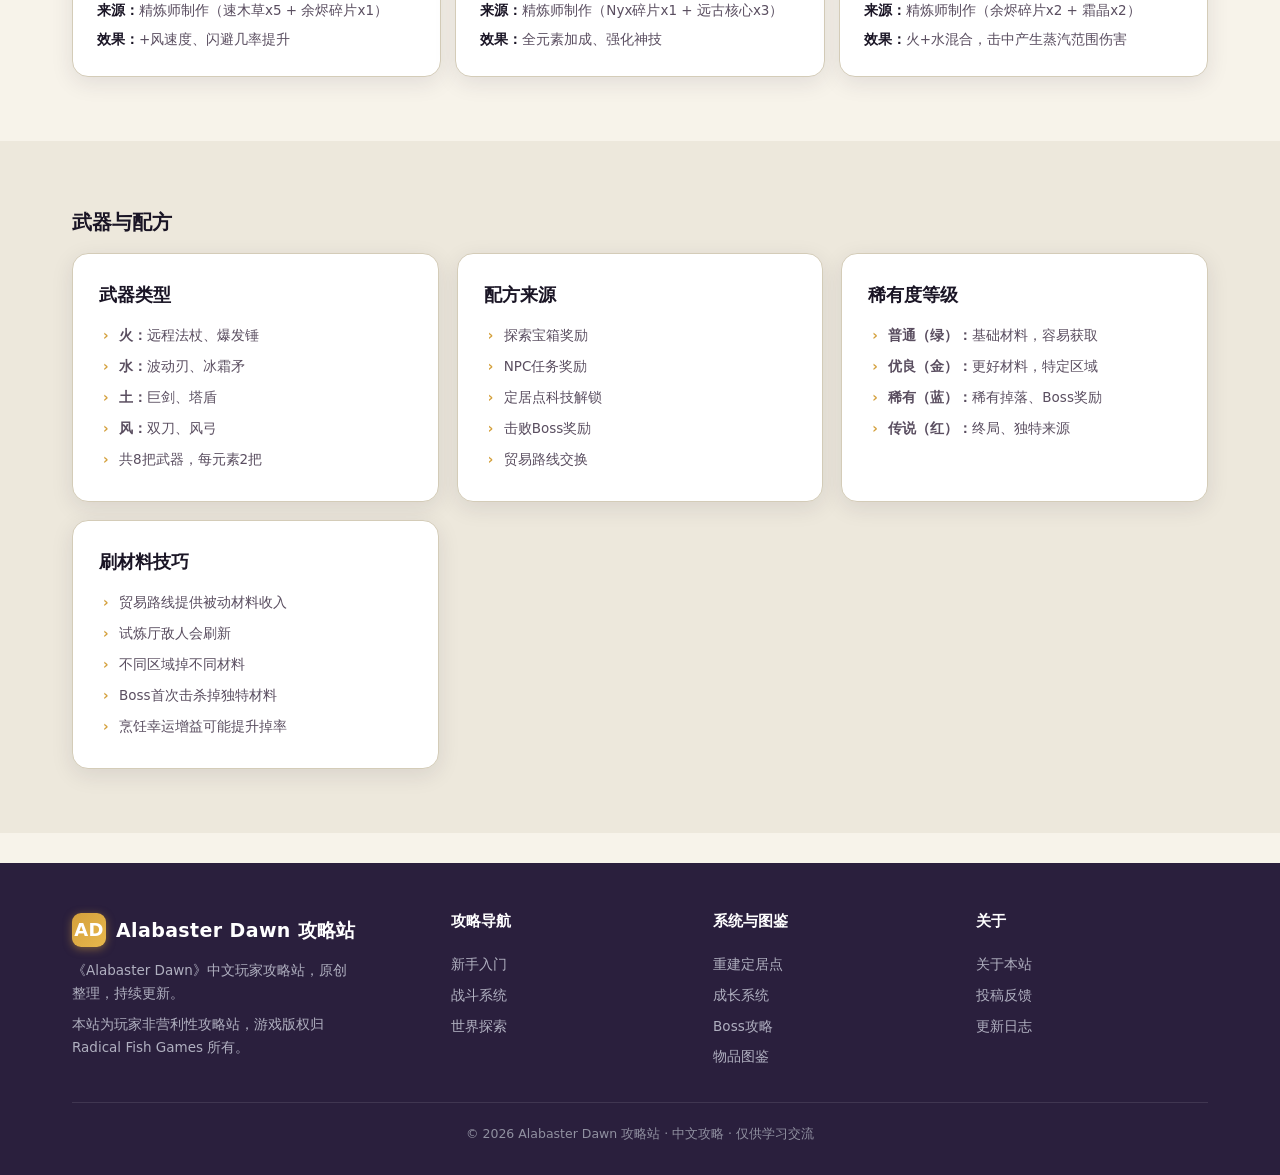
<file: items.html>
<!DOCTYPE html>
<html lang="zh-CN">
<head>
<meta charset="UTF-8">
<meta name="viewport" content="width=device-width, initial-scale=1.0">
<title>物品图鉴 | Alabaster Dawn 攻略</title>
<meta name="description" content="Alabaster Dawn全物品图鉴：材料、食材、宝石、武器、配方分类索引，含稀有度、获取方式与用途说明。">
<meta name="keywords" content="Alabaster Dawn物品,图鉴,材料,食材,宝石,武器,配方,稀有度,获取方式">
<link rel="stylesheet" href="css/style.css">
<script type="application/ld+json">
{"@context":"https://schema.org","@type":"Article","headline":"Alabaster Dawn 物品图鉴","inLanguage":"zh-CN","about":"Alabaster Dawn 全物品分类索引","isPartOf":{"@type":"WebSite","name":"Alabaster Dawn 攻略站"}}
</script>
</head>
<body>
<header class="nav">
  <div class="wrap nav-inner">
    <a href="index.html" class="brand"><span class="logo">AD</span><span data-i18n="brand">Alabaster Dawn 攻略站</span></a>
    <nav class="nav-links" id="navLinks">
      <a href="getting-started.html" data-i18n="nav.getting-started">新手入门</a>
      <a href="combat.html" data-i18n="nav.combat">战斗系统</a>
      <a href="world.html" data-i18n="nav.world">世界探索</a>
      <a href="settlements.html" data-i18n="nav.settlements">重建定居点</a>
      <a href="progression.html" data-i18n="nav.progression">成长系统</a>
      <a href="bosses.html" data-i18n="nav.bosses">Boss攻略</a>
      <a href="items.html" class="active" data-i18n="nav.items">物品图鉴</a>
    </nav>
    <div class="nav-utils">
      <button class="nav-btn search-btn" aria-label="搜索"><svg width="18" height="18" viewBox="0 0 24 24" fill="none" stroke="currentColor" stroke-width="2.5" stroke-linecap="round" stroke-linejoin="round"><circle cx="11" cy="11" r="8"/><line x1="21" y1="21" x2="16.65" y2="16.65"/></svg></button>
      <button class="nav-btn dark-btn" aria-label="暗色模式"><svg width="18" height="18" viewBox="0 0 24 24" fill="none" stroke="currentColor" stroke-width="2.5" stroke-linecap="round" stroke-linejoin="round"><path d="M21 12.79A9 9 0 1 1 11.21 3 7 7 0 0 0 21 12.79z"/></svg></button>
      <button class="nav-btn lang-btn" aria-label="语言">English</button>
      <a href="index.html" class="nav-cta" data-i18n="nav.cta.home">返回首页</a>
    </div>
    <button class="burger" id="burger" aria-label="菜单"><span></span><span></span><span></span></button>
  </div>
</header>

<section id="top" style="padding-top:54px">
  <div class="wrap">
    <div class="breadcrumb"><a href="index.html" data-en="Home">首页</a> <span>›</span> <span data-en="Items">物品图鉴</span></div>
    <span class="eyebrow" data-en="Item Codex">物品图鉴</span>
    <h2 class="title" data-en="Item Codex">全物品图鉴 <span class="ver-tag" data-en="Verified 2026.07">数据核对 2026.07</span></h2>
    <p class="subtitle" data-en="Browse all known items by category: materials, ingredients, gems, weapons, and recipes. Each entry shows rarity, source, and use.">按类别浏览所有已知物品：材料、食材、宝石、武器和配方。每条含稀有度、来源和用途。</p>

    <h4 style="color:var(--heading);margin-bottom:14px;font-size:20px" data-en="Materials">材料</h4>
    <div class="items-grid">
      <div class="item-detail">
        <div class="item-head"><h4 data-en="Shadow Residue">暗影残渣</h4><span class="rarity tier-1" data-en="Common">普通</span></div>
        <div class="item-body"><p data-en="<b>Source:</b> Dropped by shadow creatures"><b>来源：</b>暗影生物掉落</p><p data-en="<b>Use:</b> Basic gem crafting, trade route goods"><b>用途：</b>基础宝石制作、贸易路线货物</p></div>
      </div>
      <div class="item-detail">
        <div class="item-head"><h4 data-en="Ember Shard">余烬碎片</h4><span class="rarity tier-2" data-en="Uncommon">优良</span></div>
        <div class="item-body"><p data-en="<b>Source:</b> Fire-element areas, fire-weak enemies"><b>来源：</b>火元素区域、弱火敌人</p><p data-en="<b>Use:</b> Fire gem crafting and upgrades"><b>用途：</b>火宝石制作与升级</p></div>
      </div>
      <div class="item-detail">
        <div class="item-head"><h4 data-en="Frost Crystal">霜晶</h4><span class="rarity tier-2" data-en="Uncommon">优良</span></div>
        <div class="item-body"><p data-en="<b>Source:</b> Water-element areas, North Region"><b>来源：</b>水元素区域、北方区域</p><p data-en="<b>Use:</b> Water gem crafting and upgrades"><b>用途：</b>水宝石制作与升级</p></div>
      </div>
      <div class="item-detail">
        <div class="item-head"><h4 data-en="Ancient Core">远古核心</h4><span class="rarity tier-3" data-en="Rare">稀有</span></div>
        <div class="item-body"><p data-en="<b>Source:</b> Ruins, trial rewards, boss drops"><b>来源：</b>废墟、试炼奖励、Boss掉落</p><p data-en="<b>Use:</b> High-tier gem crafting, weapon upgrades"><b>用途：</b>高级宝石制作、武器升级</p></div>
      </div>
      <div class="item-detail">
        <div class="item-head"><h4 data-en="Nyx Fragment">Nyx碎片</h4><span class="rarity tier-4" data-en="Legendary">传说</span></div>
        <div class="item-body"><p data-en="<b>Source:</b> Story boss drops, endgame content"><b>来源：</b>主线Boss掉落、终局内容</p><p data-en="<b>Use:</b> Top-tier gem crafting, final upgrades"><b>用途：</b>顶级宝石制作、最终升级</p></div>
      </div>
      <div class="item-detail">
        <div class="item-head"><h4 data-en="Living Wood">活木</h4><span class="rarity tier-1" data-en="Common">普通</span></div>
        <div class="item-body"><p data-en="<b>Source:</b> Quickwood Forest, trade routes"><b>来源：</b>速木林、贸易路线</p><p data-en="<b>Use:</b> Settlement rebuild, crafting"><b>用途：</b>定居点重建、制作</p></div>
      </div>
    </div>
  </div>
</section>

<section class="bg-alt">
  <div class="wrap">
    <h4 style="color:var(--heading);margin-bottom:14px;font-size:20px" data-en="Ingredients">食材</h4>
    <div class="items-grid">
      <div class="item-detail">
        <div class="item-head"><h4 data-en="Dawn Berry">黎明果</h4><span class="rarity tier-1" data-en="Common">普通</span></div>
        <div class="item-body"><p data-en="<b>Source:</b> Lost Lands, Lyhamn area"><b>来源：</b>失落之地、莱哈姆区域</p><p data-en="<b>Use:</b> Basic healing dishes"><b>用途：</b>基础治疗料理</p></div>
      </div>
      <div class="item-detail">
        <div class="item-head"><h4 data-en="Quickwood Herb">速木草</h4><span class="rarity tier-1" data-en="Common">普通</span></div>
        <div class="item-body"><p data-en="<b>Source:</b> Quickwood Forest"><b>来源：</b>速木林</p><p data-en="<b>Use:</b> Speed buff dishes"><b>用途：</b>速度增益料理</p></div>
      </div>
      <div class="item-detail">
        <div class="item-head"><h4 data-en="Frostroot">霜根</h4><span class="rarity tier-2" data-en="Uncommon">优良</span></div>
        <div class="item-body"><p data-en="<b>Source:</b> North Region"><b>来源：</b>北方区域</p><p data-en="<b>Use:</b> Defense buff dishes, elemental recipes"><b>用途：</b>防御增益料理、元素配方</p></div>
      </div>
      <div class="item-detail">
        <div class="item-head"><h4 data-en="Sunfish">太阳鱼</h4><span class="rarity tier-2" data-en="Uncommon">优良</span></div>
        <div class="item-body"><p data-en="<b>Source:</b> Nuemera Island coast"><b>来源：</b>纽梅拉岛海岸</p><p data-en="<b>Use:</b> Attack buff dishes, Palate Level variety"><b>用途：</b>攻击增益料理、味觉等级多样化</p></div>
      </div>
      <div class="item-detail">
        <div class="item-head"><h4 data-en="Nyx Bloom">Nyx花</h4><span class="rarity tier-3" data-en="Rare">稀有</span></div>
        <div class="item-body"><p data-en="<b>Source:</b> Sundalan, corrupted areas"><b>来源：</b>桑达兰、腐化区域</p><p data-en="<b>Use:</b> High-tier buff dishes, special recipes"><b>用途：</b>高级增益料理、特殊配方</p></div>
      </div>
      <div class="item-detail">
        <div class="item-head"><h4 data-en="Alabaster Grain">雪花谷</h4><span class="rarity tier-1" data-en="Common">普通</span></div>
        <div class="item-body"><p data-en="<b>Source:</b> Settlement farms, trade routes"><b>来源：</b>定居点农场、贸易路线</p><p data-en="<b>Use:</b> Staple ingredient, bulk cooking"><b>用途：</b>主食材料、批量烹饪</p></div>
      </div>
    </div>
  </div>
</section>

<section>
  <div class="wrap">
    <h4 style="color:var(--heading);margin-bottom:14px;font-size:20px" data-en="Gems">宝石</h4>
    <div class="items-grid">
      <div class="item-detail">
        <div class="item-head"><h4 data-en="Ember Stone">余烬石</h4><span class="rarity tier-2" data-en="Uncommon">优良</span></div>
        <div class="item-body"><p data-en="<b>Source:</b> Artificer craft (Ember Shard x3)"><b>来源：</b>精炼师制作（余烬碎片x3）</p><p data-en="<b>Effect:</b> +Fire damage, burn chance on hit"><b>效果：</b>+火伤害、击中燃烧几率</p></div>
      </div>
      <div class="item-detail">
        <div class="item-head"><h4 data-en="Tide Stone">潮汐石</h4><span class="rarity tier-2" data-en="Uncommon">优良</span></div>
        <div class="item-body"><p data-en="<b>Source:</b> Artificer craft (Frost Crystal x3)"><b>来源：</b>精炼师制作（霜晶x3）</p><p data-en="<b>Effect:</b> +Water damage, freeze chance on hit"><b>效果：</b>+水伤害、击中冰冻几率</p></div>
      </div>
      <div class="item-detail">
        <div class="item-head"><h4 data-en="Bastion Stone">壁垒石</h4><span class="rarity tier-2" data-en="Uncommon">优良</span></div>
        <div class="item-body"><p data-en="<b>Source:</b> Artificer craft (Ancient Core x1 + Living Wood x5)"><b>来源：</b>精炼师制作（远古核心x1 + 活木x5）</p><p data-en="<b>Effect:</b> +Earth defense, shield strength up"><b>效果：</b>+土防御、护盾强度提升</p></div>
      </div>
      <div class="item-detail">
        <div class="item-head"><h4 data-en="Gale Stone">疾风石</h4><span class="rarity tier-2" data-en="Uncommon">优良</span></div>
        <div class="item-body"><p data-en="<b>Source:</b> Artificer craft (Quickwood Herb x5 + Ember Shard x1)"><b>来源：</b>精炼师制作（速木草x5 + 余烬碎片x1）</p><p data-en="<b>Effect:</b> +Wind speed, dodge chance up"><b>效果：</b>+风速度、闪避几率提升</p></div>
      </div>
      <div class="item-detail">
        <div class="item-head"><h4 data-en="Prismatic Core">棱晶核心</h4><span class="rarity tier-4" data-en="Legendary">传说</span></div>
        <div class="item-body"><p data-en="<b>Source:</b> Artificer craft (Nyx Fragment x1 + Ancient Core x3)"><b>来源：</b>精炼师制作（Nyx碎片x1 + 远古核心x3）</p><p data-en="<b>Effect:</b> All-element boost, enhances Divine Arts"><b>效果：</b>全元素加成、强化神技</p></div>
      </div>
      <div class="item-detail">
        <div class="item-head"><h4 data-en="Hybrid Gem: Steam">混合宝石：蒸汽</h4><span class="rarity tier-3" data-en="Rare">稀有</span></div>
        <div class="item-body"><p data-en="<b>Source:</b> Artificer craft (Ember Shard x2 + Frost Crystal x2)"><b>来源：</b>精炼师制作（余烬碎片x2 + 霜晶x2）</p><p data-en="<b>Effect:</b> Fire + Water hybrid, steam AoE on hit"><b>效果：</b>火+水混合，击中产生蒸汽范围伤害</p></div>
      </div>
    </div>
  </div>
</section>

<section class="bg-alt">
  <div class="wrap">
    <h4 style="color:var(--heading);margin-bottom:14px;font-size:20px" data-en="Weapons &amp; Recipes">武器与配方</h4>
    <div class="feature-grid">
      <div class="fcard"><h4 data-en="Weapon Types">武器类型</h4><ul>
        <li data-en="<b>Fire:</b> Ranged staff, explosive hammer"><b>火：</b>远程法杖、爆发锤</li>
        <li data-en="<b>Water:</b> Wave blade, frost spear"><b>水：</b>波动刃、冰霜矛</li>
        <li data-en="<b>Earth:</b> Greatsword, tower shield"><b>土：</b>巨剑、塔盾</li>
        <li data-en="<b>Wind:</b> Dual daggers, wind bow"><b>风：</b>双刀、风弓</li>
        <li data-en="8 weapons total, 2 per element">共8把武器，每元素2把</li>
      </ul></div>
      <div class="fcard"><h4 data-en="Recipe Sources">配方来源</h4><ul>
        <li data-en="Chest rewards from exploration">探索宝箱奖励</li>
        <li data-en="NPC quest rewards">NPC任务奖励</li>
        <li data-en="Settlement science unlocks">定居点科技解锁</li>
        <li data-en="Boss defeat rewards">击败Boss奖励</li>
        <li data-en="Trade route exchanges">贸易路线交换</li>
      </ul></div>
      <div class="fcard"><h4 data-en="Rarity Tiers">稀有度等级</h4><ul>
        <li data-en="<b>Common (Green):</b> Basic materials, easy to find"><b>普通（绿）：</b>基础材料，容易获取</li>
        <li data-en="<b>Uncommon (Gold):</b> Better materials, specific areas"><b>优良（金）：</b>更好材料，特定区域</li>
        <li data-en="<b>Rare (Blue):</b> Rare drops, boss rewards"><b>稀有（蓝）：</b>稀有掉落、Boss奖励</li>
        <li data-en="<b>Legendary (Red):</b> Endgame, unique sources"><b>传说（红）：</b>终局、独特来源</li>
      </ul></div>
      <div class="fcard"><h4 data-en="Farming Tips">刷材料技巧</h4><ul>
        <li data-en="Trade routes provide passive material income">贸易路线提供被动材料收入</li>
        <li data-en="Respawning enemies in Hall of Trials">试炼厅敌人会刷新</li>
        <li data-en="Different areas drop different materials">不同区域掉不同材料</li>
        <li data-en="Bosses drop unique materials on first kill">Boss首次击杀掉独特材料</li>
        <li data-en="Cooking luck buffs may improve drops">烹饪幸运增益可能提升掉率</li>
      </ul></div>
    </div>
  </div>
</section>

<footer>
  <div class="wrap">
    <div class="foot-grid">
      <div class="foot-brand">
        <a href="index.html" class="brand" style="color:#fff"><span class="logo">AD</span><span data-en="Alabaster Dawn Guide">Alabaster Dawn 攻略站</span></a>
        <p data-i18n="foot.branddesc">《Alabaster Dawn》中文玩家攻略站，原创整理，持续更新。</p>
        <p class="disclaimer" data-en="This is a non-profit fan guide site. Game rights belong to Radical Fish Games.">本站为玩家非营利性攻略站，游戏版权归 Radical Fish Games 所有。</p>
      </div>
      <div><h4 data-i18n="foot.nav">攻略导航</h4><a href="getting-started.html" data-en="Beginner">新手入门</a><a href="combat.html" data-en="Combat">战斗系统</a><a href="world.html" data-en="World">世界探索</a></div>
      <div><h4 data-i18n="foot.systems">系统与图鉴</h4><a href="settlements.html" data-en="Settlements">重建定居点</a><a href="progression.html" data-en="Progression">成长系统</a><a href="bosses.html" data-en="Bosses">Boss攻略</a><a href="items.html" data-en="Items">物品图鉴</a></div>
      <div><h4 data-i18n="foot.about">关于</h4><a href="#" data-i18n="foot.aboutus">关于本站</a><a href="#" data-i18n="foot.feedback">投稿反馈</a><a href="#" data-i18n="foot.changelog">更新日志</a></div>
    </div>
    <div class="foot-bottom" data-i18n="foot.copy">© 2026 Alabaster Dawn 攻略站 · 中文攻略 · 仅供学习交流</div>
  </div>
</footer>

<button id="toTop" aria-label="返回顶部" data-en="Top">顶部</button>
<div class="search-overlay" id="searchOverlay">
  <div class="search-panel">
    <div class="search-input-wrap">
      <span class="s-ico"></span>
      <input type="text" placeholder="搜索攻略、武器、Boss…">
      <button class="search-close" aria-label="关闭">×</button>
    </div>
    <div class="search-results"></div>
  </div>
</div>
<script src="js/common.js"></script>
</body>
</html>
</file>
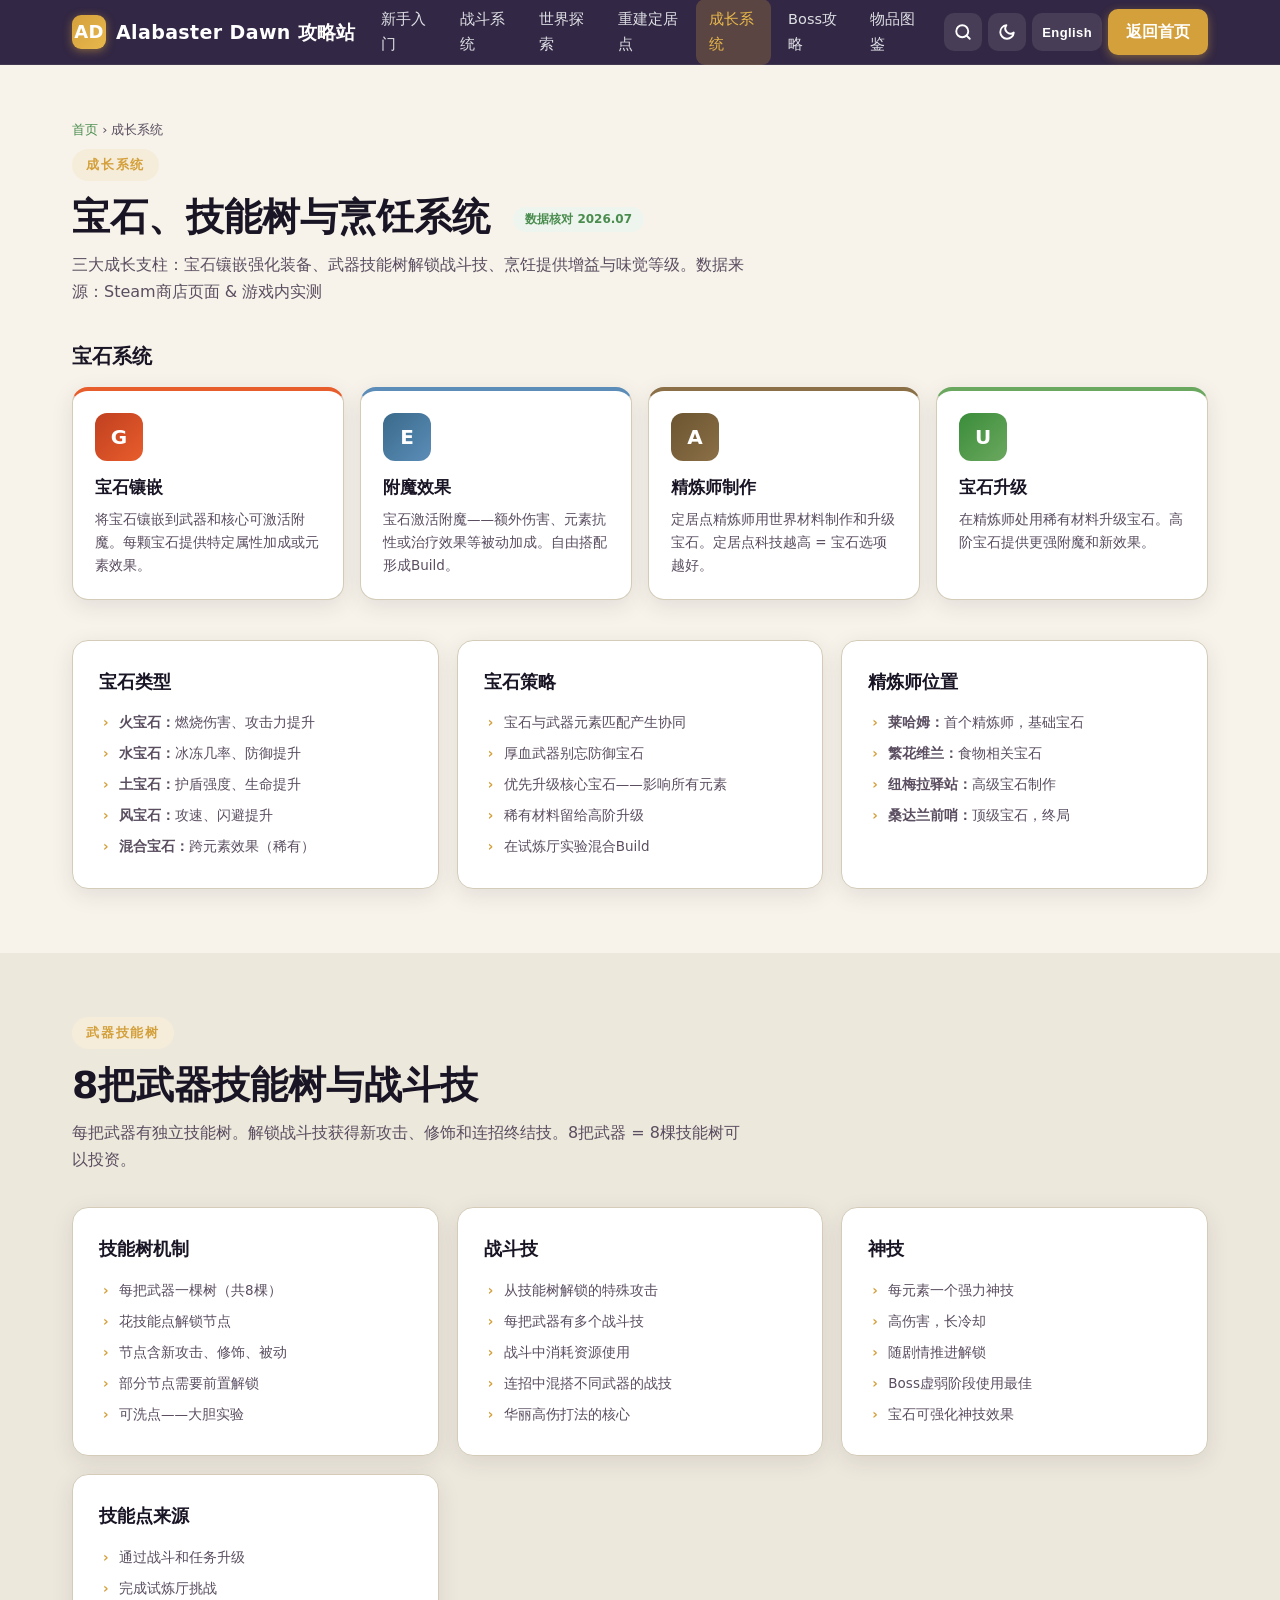
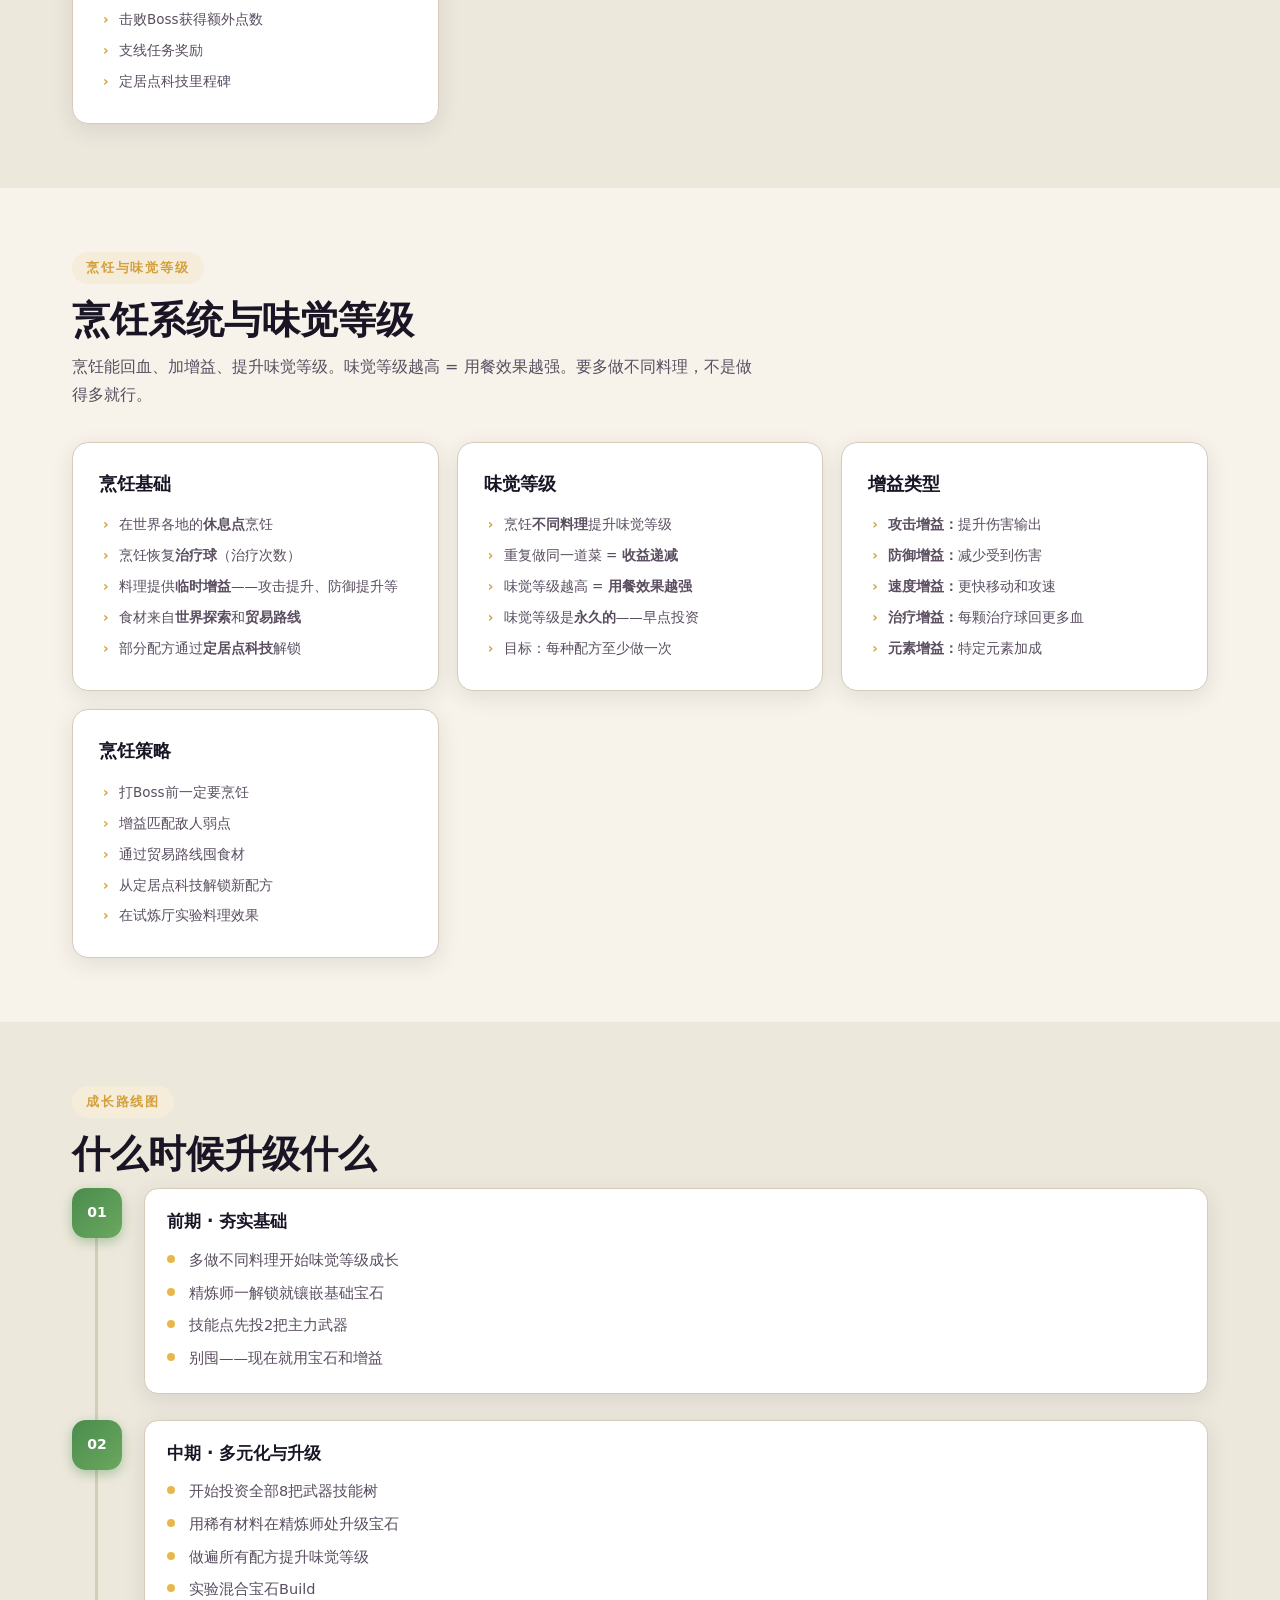
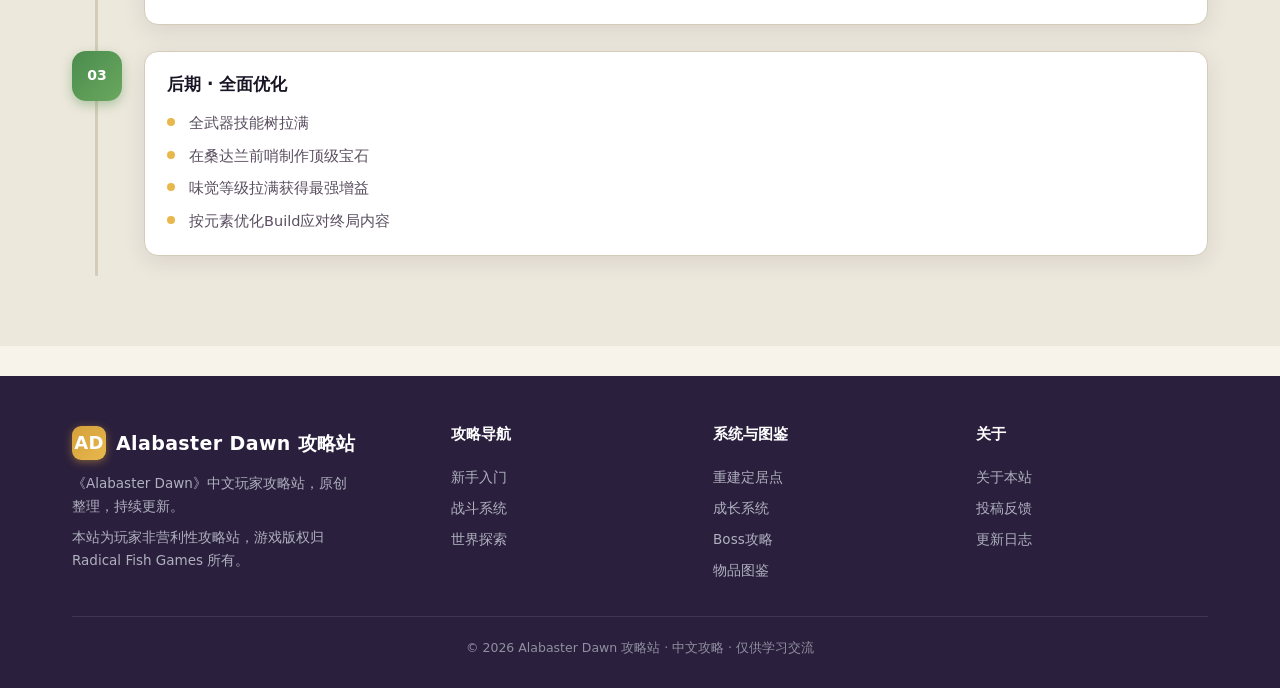
<file: progression.html>
<!DOCTYPE html>
<html lang="zh-CN">
<head>
<meta charset="UTF-8">
<meta name="viewport" content="width=device-width, initial-scale=1.0">
<title>成长系统：宝石、技能树与烹饪 | Alabaster Dawn 攻略</title>
<meta name="description" content="Alabaster Dawn成长系统攻略：宝石镶嵌与附魔、8武器技能树(Combat Arts)、烹饪系统与味觉等级(Palate Level)、精炼师Artificer使用指南。">
<meta name="keywords" content="Alabaster Dawn成长,宝石,技能树,烹饪,味觉等级,Palate Level,附魔,精炼师,Artificer,Combat Arts">
<link rel="stylesheet" href="css/style.css">
<script type="application/ld+json">
{"@context":"https://schema.org","@type":"Article","headline":"Alabaster Dawn 成长系统","inLanguage":"zh-CN","about":"Alabaster Dawn 宝石镶嵌、武器技能树、烹饪与味觉等级系统","isPartOf":{"@type":"WebSite","name":"Alabaster Dawn 攻略站"}}
</script>
</head>
<body>
<header class="nav">
  <div class="wrap nav-inner">
    <a href="index.html" class="brand"><span class="logo">AD</span><span data-i18n="brand">Alabaster Dawn 攻略站</span></a>
    <nav class="nav-links" id="navLinks">
      <a href="getting-started.html" data-i18n="nav.getting-started">新手入门</a>
      <a href="combat.html" data-i18n="nav.combat">战斗系统</a>
      <a href="world.html" data-i18n="nav.world">世界探索</a>
      <a href="settlements.html" data-i18n="nav.settlements">重建定居点</a>
      <a href="progression.html" class="active" data-i18n="nav.progression">成长系统</a>
      <a href="bosses.html" data-i18n="nav.bosses">Boss攻略</a>
      <a href="items.html" data-i18n="nav.items">物品图鉴</a>
    </nav>
    <div class="nav-utils">
      <button class="nav-btn search-btn" aria-label="搜索"><svg width="18" height="18" viewBox="0 0 24 24" fill="none" stroke="currentColor" stroke-width="2.5" stroke-linecap="round" stroke-linejoin="round"><circle cx="11" cy="11" r="8"/><line x1="21" y1="21" x2="16.65" y2="16.65"/></svg></button>
      <button class="nav-btn dark-btn" aria-label="暗色模式"><svg width="18" height="18" viewBox="0 0 24 24" fill="none" stroke="currentColor" stroke-width="2.5" stroke-linecap="round" stroke-linejoin="round"><path d="M21 12.79A9 9 0 1 1 11.21 3 7 7 0 0 0 21 12.79z"/></svg></button>
      <button class="nav-btn lang-btn" aria-label="语言">English</button>
      <a href="index.html" class="nav-cta" data-i18n="nav.cta.home">返回首页</a>
    </div>
    <button class="burger" id="burger" aria-label="菜单"><span></span><span></span><span></span></button>
  </div>
</header>

<section id="top" style="padding-top:54px">
  <div class="wrap">
    <div class="breadcrumb"><a href="index.html" data-en="Home">首页</a> <span>›</span> <span data-en="Progression">成长系统</span></div>
    <span class="eyebrow" data-en="Progression">成长系统</span>
    <h2 class="title" data-en="Gems, Skilltrees &amp; Cooking">宝石、技能树与烹饪系统 <span class="ver-tag" data-en="Verified 2026.07">数据核对 2026.07</span></h2>
    <p class="subtitle" data-en="Three growth pillars: gem slotting for equipment, weapon skilltrees for Combat Arts, and cooking for buffs &amp; Palate Level. Source: Steam Store Page &amp; in-game observation">三大成长支柱：宝石镶嵌强化装备、武器技能树解锁战斗技、烹饪提供增益与味觉等级。数据来源：Steam商店页面 &amp; 游戏内实测</p>

    <h4 style="color:var(--heading);margin-bottom:14px;font-size:20px" data-en="Gem System">宝石系统</h4>
    <div class="elem-grid">
      <div class="elem-card e-fire">
        <div class="elem-icon">G</div>
        <h4 data-en="Gem Slotting">宝石镶嵌</h4>
        <p data-en="Slot gems into weapons and your core to activate enchantments. Each gem provides specific stat bonuses or elemental effects.">将宝石镶嵌到武器和核心可激活附魔。每颗宝石提供特定属性加成或元素效果。</p>
      </div>
      <div class="elem-card e-water">
        <div class="elem-icon">E</div>
        <h4 data-en="Enchantments">附魔效果</h4>
        <p data-en="Gems activate enchantments — passive bonuses like extra damage, elemental resist, or healing effects. Mix and match for builds.">宝石激活附魔——额外伤害、元素抗性或治疗效果等被动加成。自由搭配形成Build。</p>
      </div>
      <div class="elem-card e-earth">
        <div class="elem-icon">A</div>
        <h4 data-en="Artificer Crafting">精炼师制作</h4>
        <p data-en="Artificers in settlements craft and upgrade gems from world materials. Higher settlement science = better gem options.">定居点精炼师用世界材料制作和升级宝石。定居点科技越高 = 宝石选项越好。</p>
      </div>
      <div class="elem-card e-wind">
        <div class="elem-icon">U</div>
        <h4 data-en="Gem Upgrades">宝石升级</h4>
        <p data-en="Upgrade gems at Artificers using rare materials. Higher-tier gems provide stronger enchantments and new effects.">在精炼师处用稀有材料升级宝石。高阶宝石提供更强附魔和新效果。</p>
      </div>
    </div>

    <div class="feature-grid" style="margin-top:40px">
      <div class="fcard"><h4 data-en="Gem Types">宝石类型</h4><ul>
        <li data-en="<b>Fire gems:</b> Burn damage, attack power up"><b>火宝石：</b>燃烧伤害、攻击力提升</li>
        <li data-en="<b>Water gems:</b> Freeze chance, defense up"><b>水宝石：</b>冰冻几率、防御提升</li>
        <li data-en="<b>Earth gems:</b> Shield strength, HP up"><b>土宝石：</b>护盾强度、生命提升</li>
        <li data-en="<b>Wind gems:</b> Attack speed, dodge up"><b>风宝石：</b>攻速、闪避提升</li>
        <li data-en="<b>Hybrid gems:</b> Cross-element effects (rare)"><b>混合宝石：</b>跨元素效果（稀有）</li>
      </ul></div>
      <div class="fcard"><h4 data-en="Gem Strategy">宝石策略</h4><ul>
        <li data-en="Match gems to weapon element for synergy">宝石与武器元素匹配产生协同</li>
        <li data-en="Don't neglect defense gems on tanky weapons">厚血武器别忘防御宝石</li>
        <li data-en="Upgrade core gems first — they affect all elements">优先升级核心宝石——影响所有元素</li>
        <li data-en="Save rare materials for high-tier upgrades">稀有材料留给高阶升级</li>
        <li data-en="Experiment with hybrid builds in Hall of Trials">在试炼厅实验混合Build</li>
      </ul></div>
      <div class="fcard"><h4 data-en="Artificer Locations">精炼师位置</h4><ul>
        <li data-en="<b>Lyhamn:</b> First Artificer, basic gems"><b>莱哈姆：</b>首个精炼师，基础宝石</li>
        <li data-en="<b>Blooming Villan:</b> Food-related gem options"><b>繁花维兰：</b>食物相关宝石</li>
        <li data-en="<b>Nuemera Station:</b> Advanced gem crafting"><b>纽梅拉驿站：</b>高级宝石制作</li>
        <li data-en="<b>Sundalan Outpost:</b> Top-tier gems, endgame"><b>桑达兰前哨：</b>顶级宝石，终局</li>
      </ul></div>
    </div>
  </div>
</section>

<section class="bg-alt">
  <div class="wrap">
    <span class="eyebrow" data-en="Weapon Skilltrees">武器技能树</span>
    <h2 class="title" data-en="8 Weapon Skilltrees &amp; Combat Arts">8把武器技能树与战斗技</h2>
    <p class="subtitle" data-en="Each weapon has its own skilltree. Unlock Combat Arts for new attacks, modifiers, and combo finishers. 8 weapons = 8 skilltrees to invest in.">每把武器有独立技能树。解锁战斗技获得新攻击、修饰和连招终结技。8把武器 = 8棵技能树可以投资。</p>
    <div class="feature-grid">
      <div class="fcard"><h4 data-en="How Skilltrees Work">技能树机制</h4><ul>
        <li data-en="One skilltree per weapon (8 total)">每把武器一棵树（共8棵）</li>
        <li data-en="Spend skill points to unlock nodes">花技能点解锁节点</li>
        <li data-en="Nodes include new attacks, modifiers, passives">节点含新攻击、修饰、被动</li>
        <li data-en="Some nodes require prerequisite unlocks">部分节点需要前置解锁</li>
        <li data-en="Respec available — experiment freely">可洗点——大胆实验</li>
      </ul></div>
      <div class="fcard"><h4 data-en="Combat Arts">战斗技</h4><ul>
        <li data-en="Special attacks unlocked from skilltrees">从技能树解锁的特殊攻击</li>
        <li data-en="Each weapon has multiple Combat Arts">每把武器有多个战斗技</li>
        <li data-en="Costs resources to use in combat">战斗中消耗资源使用</li>
        <li data-en="Mix Arts from different weapons in combos">连招中混搭不同武器的战技</li>
        <li data-en="Key for stylish, high-damage playstyle">华丽高伤打法的核心</li>
      </ul></div>
      <div class="fcard"><h4 data-en="Divine Arts">神技</h4><ul>
        <li data-en="One powerful Divine Art per element">每元素一个强力神技</li>
        <li data-en="High damage, long cooldown">高伤害，长冷却</li>
        <li data-en="Unlocked through story progression">随剧情推进解锁</li>
        <li data-en="Best used on boss vulnerable phases">Boss虚弱阶段使用最佳</li>
        <li data-en="Can be extended with gem support">宝石可强化神技效果</li>
      </ul></div>
      <div class="fcard"><h4 data-en="Skill Point Sources">技能点来源</h4><ul>
        <li data-en="Leveling up through combat and quests">通过战斗和任务升级</li>
        <li data-en="Completing Hall of Trials challenges">完成试炼厅挑战</li>
        <li data-en="Boss defeats grant bonus points">击败Boss获得额外点数</li>
        <li data-en="Side quest rewards">支线任务奖励</li>
        <li data-en="Settlement science milestones">定居点科技里程碑</li>
      </ul></div>
    </div>
  </div>
</section>

<section>
  <div class="wrap">
    <span class="eyebrow" data-en="Cooking &amp; Palate Level">烹饪与味觉等级</span>
    <h2 class="title" data-en="Cooking System &amp; Palate Level">烹饪系统与味觉等级</h2>
    <p class="subtitle" data-en="Cooking heals, buffs, and raises Palate Level. Higher Palate Level = stronger meal effects. Cook variety, not just quantity.">烹饪能回血、加增益、提升味觉等级。味觉等级越高 = 用餐效果越强。要多做不同料理，不是做得多就行。</p>
    <div class="feature-grid">
      <div class="fcard"><h4 data-en="Cooking Basics">烹饪基础</h4><ul>
        <li data-en="Cook at <b>resting spots</b> found throughout the world">在世界各地的<b>休息点</b>烹饪</li>
        <li data-en="Cooking restores <b>healing bulbs</b> (your healing charges)">烹饪恢复<b>治疗球</b>（治疗次数）</li>
        <li data-en="Meals provide <b>temporary buffs</b> — attack up, defense up, etc.">料理提供<b>临时增益</b>——攻击提升、防御提升等</li>
        <li data-en="Ingredients gathered from <b>world exploration</b> and <b>trade routes</b>">食材来自<b>世界探索</b>和<b>贸易路线</b></li>
        <li data-en="Some recipes unlocked via <b>settlement science</b>">部分配方通过<b>定居点科技</b>解锁</li>
      </ul></div>
      <div class="fcard"><h4 data-en="Palate Level">味觉等级</h4><ul>
        <li data-en="Cook <b>different dishes</b> to raise Palate Level">烹饪<b>不同料理</b>提升味觉等级</li>
        <li data-en="Repeated same dish = <b>diminishing returns</b>">重复做同一道菜 = <b>收益递减</b></li>
        <li data-en="Higher Palate Level = <b>stronger meal effects</b>">味觉等级越高 = <b>用餐效果越强</b></li>
        <li data-en="Palate Level is <b>permanent</b> — invest early">味觉等级是<b>永久的</b>——早点投资</li>
        <li data-en="Aim for variety: try every recipe at least once">目标：每种配方至少做一次</li>
      </ul></div>
      <div class="fcard"><h4 data-en="Buff Types">增益类型</h4><ul>
        <li data-en="<b>Attack buffs:</b> Increased damage output"><b>攻击增益：</b>提升伤害输出</li>
        <li data-en="<b>Defense buffs:</b> Reduced incoming damage"><b>防御增益：</b>减少受到伤害</li>
        <li data-en="<b>Speed buffs:</b> Faster movement &amp; attack speed"><b>速度增益：</b>更快移动和攻速</li>
        <li data-en="<b>Healing buffs:</b> More healing per bulb"><b>治疗增益：</b>每颗治疗球回更多血</li>
        <li data-en="<b>Elemental buffs:</b> Bonus to specific element"><b>元素增益：</b>特定元素加成</li>
      </ul></div>
      <div class="fcard"><h4 data-en="Cooking Strategy">烹饪策略</h4><ul>
        <li data-en="Always cook before boss fights">打Boss前一定要烹饪</li>
        <li data-en="Match buff to enemy weakness">增益匹配敌人弱点</li>
        <li data-en="Stock up on ingredients via trade routes">通过贸易路线囤食材</li>
        <li data-en="Unlock new recipes from settlement science">从定居点科技解锁新配方</li>
        <li data-en="Experiment with dishes in Hall of Trials">在试炼厅实验料理效果</li>
      </ul></div>
    </div>
  </div>
</section>

<section class="bg-alt">
  <div class="wrap">
    <span class="eyebrow" data-en="Growth Roadmap">成长路线图</span>
    <h2 class="title" data-en="When to Upgrade What">什么时候升级什么</h2>
    <div class="timeline">
      <div class="tl-item">
        <div class="tl-dot">01</div>
        <div class="tl-body">
          <h4 data-en="Early Game · Focus on Basics">前期 · 夯实基础</h4>
          <ul>
            <li data-en="Cook variety dishes to start Palate Level growth">多做不同料理开始味觉等级成长</li>
            <li data-en="Slot basic gems as soon as Artificer unlocks">精炼师一解锁就镶嵌基础宝石</li>
            <li data-en="Invest skill points in 2 main weapons first">技能点先投2把主力武器</li>
            <li data-en="Don't hoard — use gems and buffs now">别囤——现在就用宝石和增益</li>
          </ul>
        </div>
      </div>
      <div class="tl-item">
        <div class="tl-dot">02</div>
        <div class="tl-body">
          <h4 data-en="Mid Game · Diversify &amp; Upgrade">中期 · 多元化与升级</h4>
          <ul>
            <li data-en="Start investing in all 8 weapon skilltrees">开始投资全部8把武器技能树</li>
            <li data-en="Upgrade gems at Artificer with rare materials">用稀有材料在精炼师处升级宝石</li>
            <li data-en="Push Palate Level by cooking every recipe">做遍所有配方提升味觉等级</li>
            <li data-en="Experiment with hybrid gem builds">实验混合宝石Build</li>
          </ul>
        </div>
      </div>
      <div class="tl-item">
        <div class="tl-dot">03</div>
        <div class="tl-body">
          <h4 data-en="Late Game · Optimize Everything">后期 · 全面优化</h4>
          <ul>
            <li data-en="Max all weapon skilltrees">全武器技能树拉满</li>
            <li data-en="Craft top-tier gems at Sundalan Outpost">在桑达兰前哨制作顶级宝石</li>
            <li data-en="Max Palate Level for strongest buffs">味觉等级拉满获得最强增益</li>
            <li data-en="Optimize builds per element for endgame content">按元素优化Build应对终局内容</li>
          </ul>
        </div>
      </div>
    </div>
  </div>
</section>

<footer>
  <div class="wrap">
    <div class="foot-grid">
      <div class="foot-brand">
        <a href="index.html" class="brand" style="color:#fff"><span class="logo">AD</span><span data-en="Alabaster Dawn Guide">Alabaster Dawn 攻略站</span></a>
        <p data-i18n="foot.branddesc">《Alabaster Dawn》中文玩家攻略站，原创整理，持续更新。</p>
        <p class="disclaimer" data-en="This is a non-profit fan guide site. Game rights belong to Radical Fish Games.">本站为玩家非营利性攻略站，游戏版权归 Radical Fish Games 所有。</p>
      </div>
      <div><h4 data-i18n="foot.nav">攻略导航</h4><a href="getting-started.html" data-en="Beginner">新手入门</a><a href="combat.html" data-en="Combat">战斗系统</a><a href="world.html" data-en="World">世界探索</a></div>
      <div><h4 data-i18n="foot.systems">系统与图鉴</h4><a href="settlements.html" data-en="Settlements">重建定居点</a><a href="progression.html" data-en="Progression">成长系统</a><a href="bosses.html" data-en="Bosses">Boss攻略</a><a href="items.html" data-en="Items">物品图鉴</a></div>
      <div><h4 data-i18n="foot.about">关于</h4><a href="#" data-i18n="foot.aboutus">关于本站</a><a href="#" data-i18n="foot.feedback">投稿反馈</a><a href="#" data-i18n="foot.changelog">更新日志</a></div>
    </div>
    <div class="foot-bottom" data-i18n="foot.copy">© 2026 Alabaster Dawn 攻略站 · 中文攻略 · 仅供学习交流</div>
  </div>
</footer>

<button id="toTop" aria-label="返回顶部" data-en="Top">顶部</button>
<div class="search-overlay" id="searchOverlay">
  <div class="search-panel">
    <div class="search-input-wrap">
      <span class="s-ico"></span>
      <input type="text" placeholder="搜索攻略、武器、Boss…">
      <button class="search-close" aria-label="关闭">×</button>
    </div>
    <div class="search-results"></div>
  </div>
</div>
<script src="js/common.js"></script>
</body>
</html>
</file>
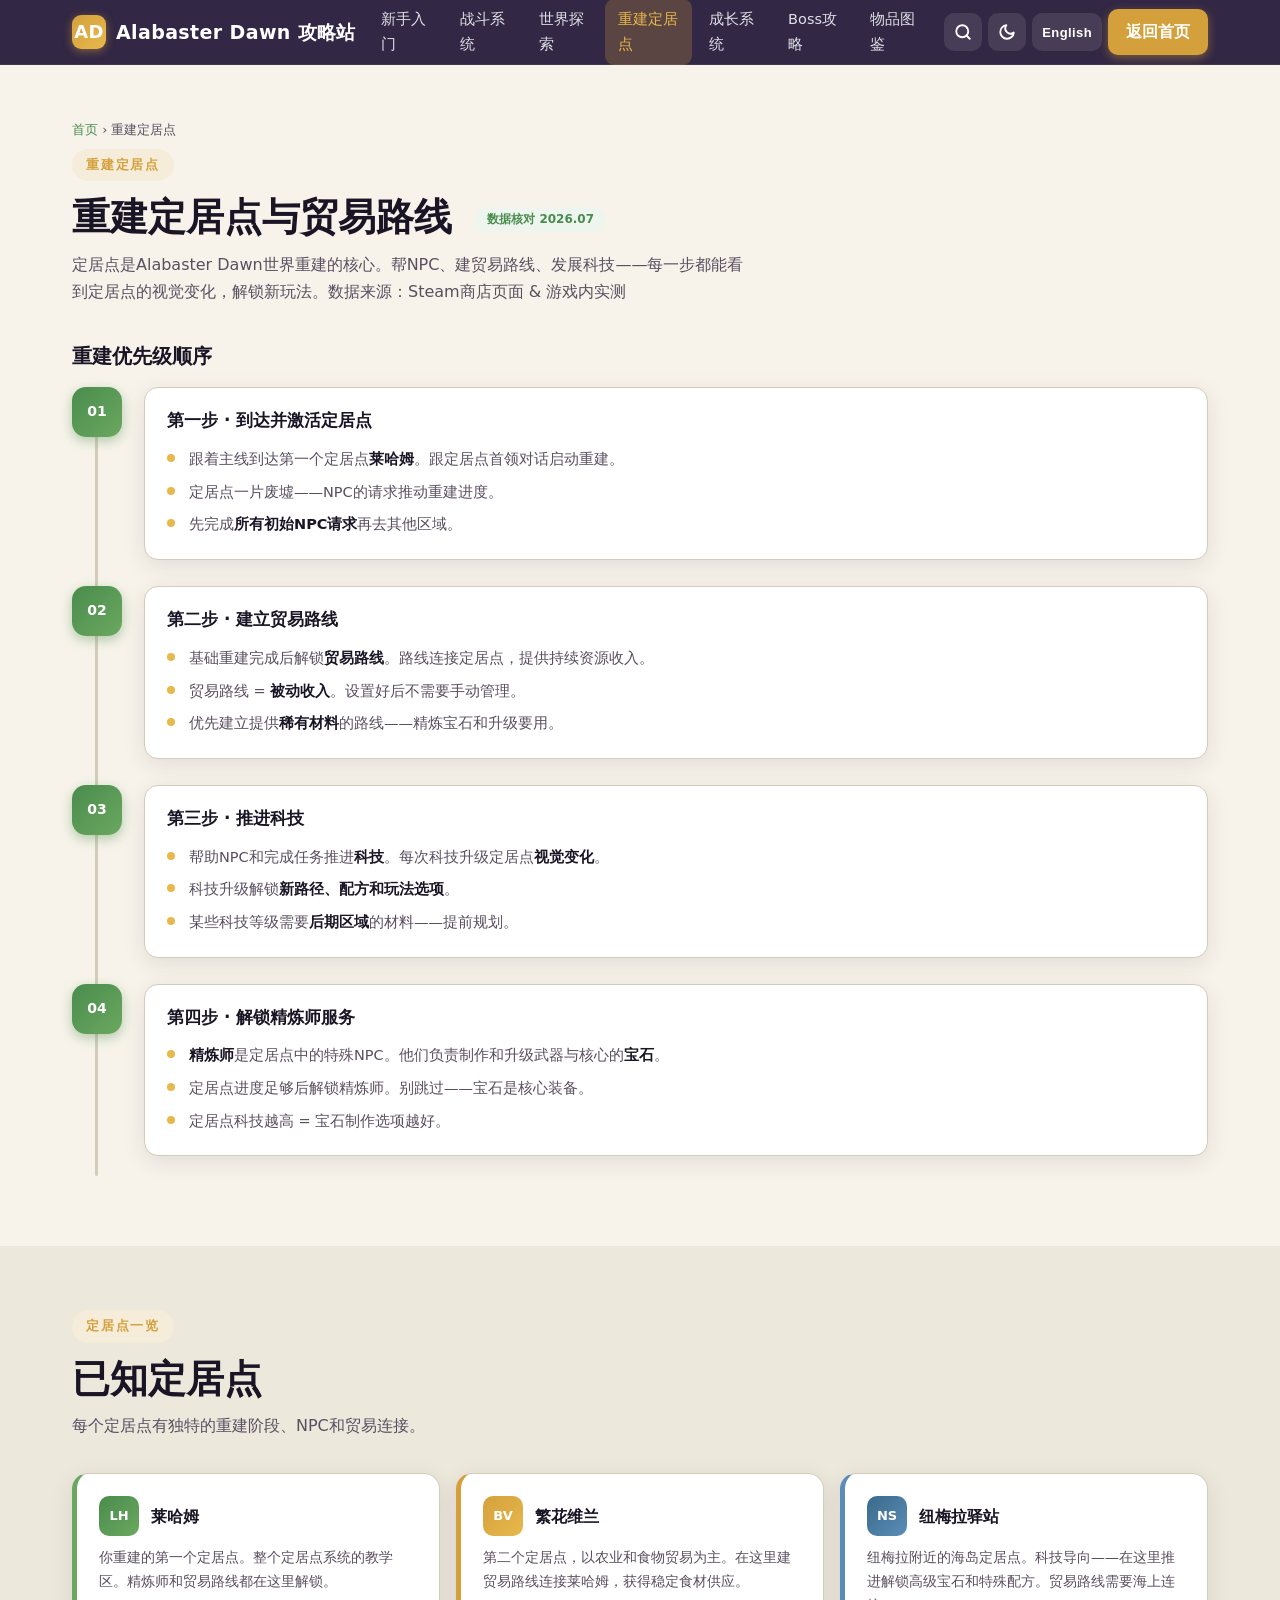
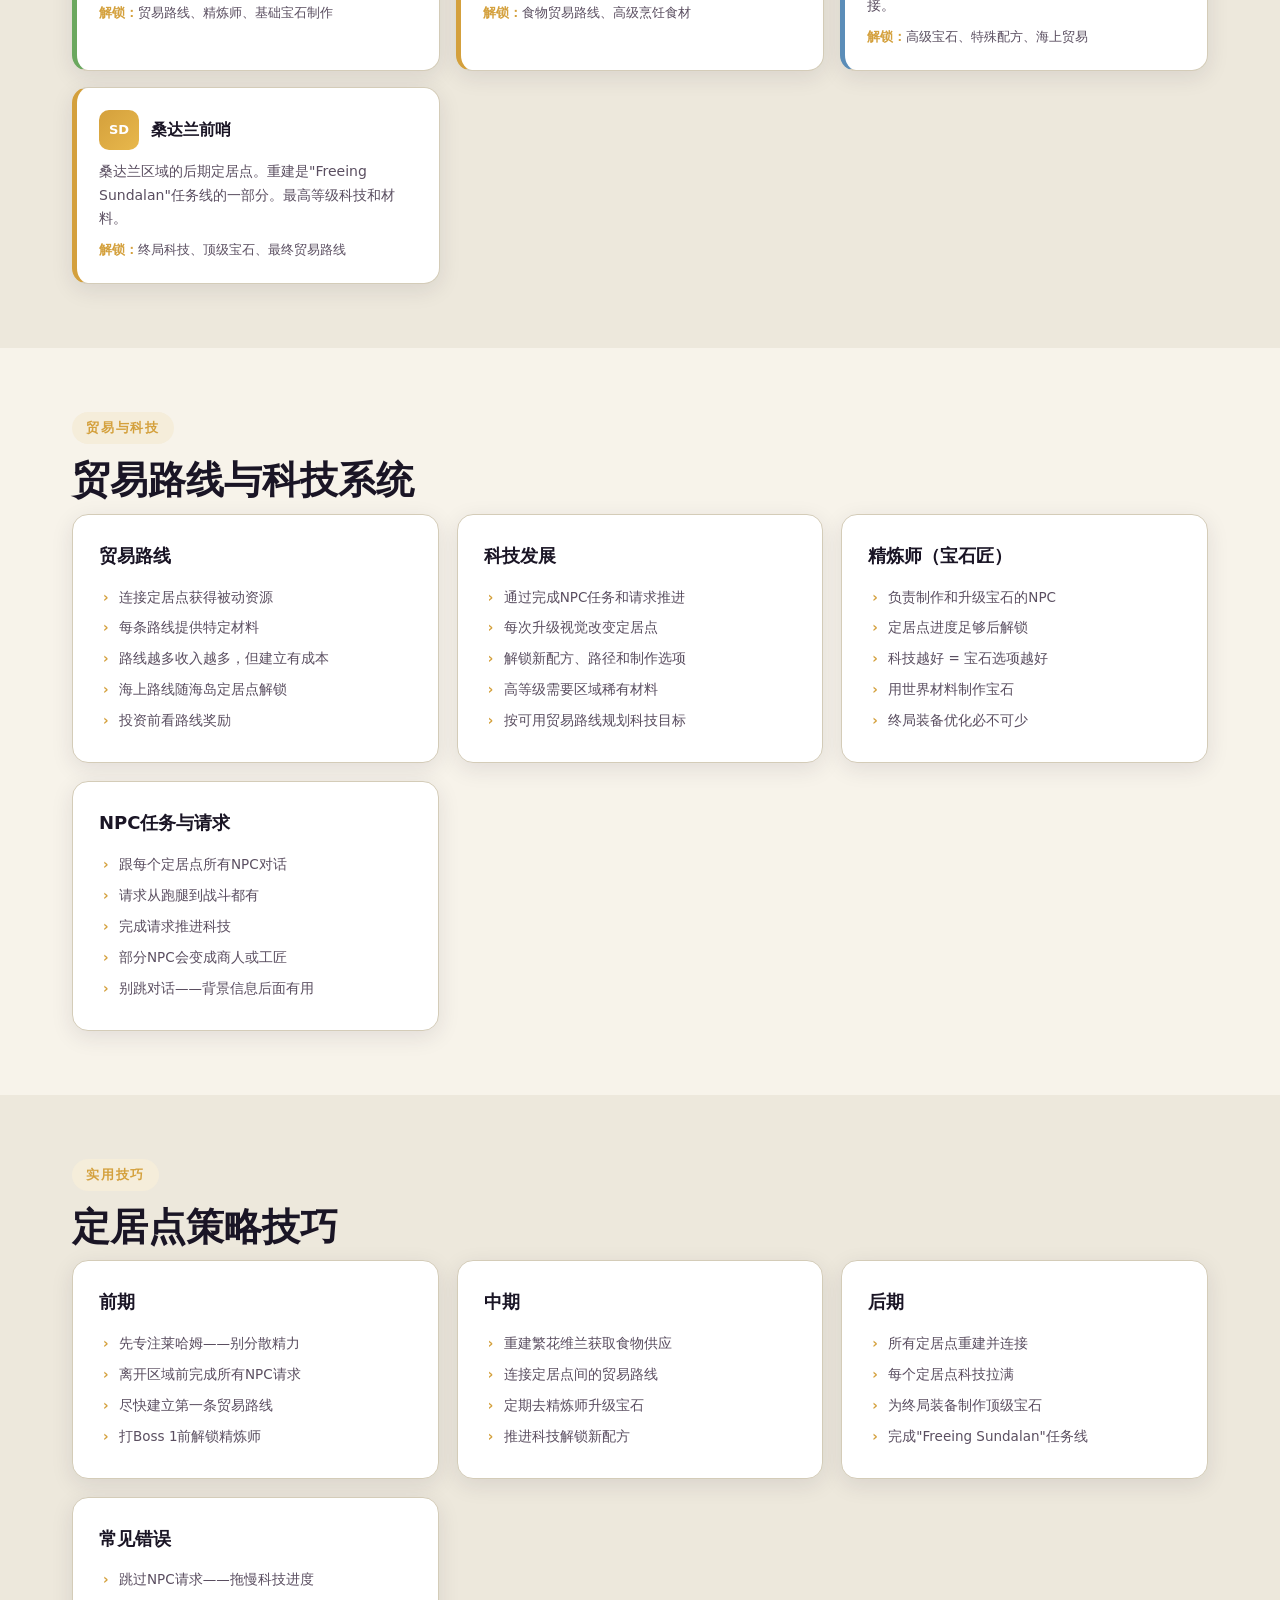
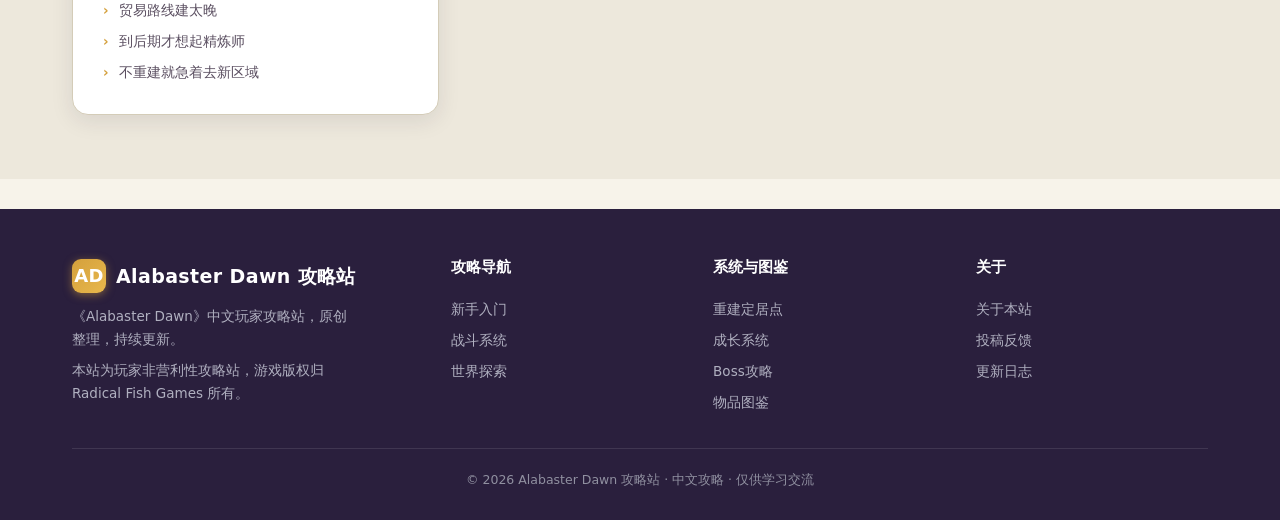
<file: settlements.html>
<!DOCTYPE html>
<html lang="zh-CN">
<head>
<meta charset="UTF-8">
<meta name="viewport" content="width=device-width, initial-scale=1.0">
<title>重建定居点与贸易路线 | Alabaster Dawn 攻略</title>
<meta name="description" content="Alabaster Dawn定居点重建攻略：定居点优先级、贸易路线建立、科技发展、视觉变化、NPC任务与Artificer精炼师位置。">
<meta name="keywords" content="Alabaster Dawn定居点,重建,贸易路线,科技,Artificer,精炼师,莱哈姆,Blooming Villan,NPC">
<link rel="stylesheet" href="css/style.css">
<script type="application/ld+json">
{"@context":"https://schema.org","@type":"Article","headline":"Alabaster Dawn 重建定居点与贸易路线","inLanguage":"zh-CN","about":"Alabaster Dawn 定居点重建、贸易路线、科技发展与NPC指南","isPartOf":{"@type":"WebSite","name":"Alabaster Dawn 攻略站"}}
</script>
</head>
<body>

<header class="nav">
  <div class="wrap nav-inner">
    <a href="index.html" class="brand"><span class="logo">AD</span><span data-i18n="brand">Alabaster Dawn 攻略站</span></a>
    <nav class="nav-links" id="navLinks">
      <a href="getting-started.html" data-i18n="nav.getting-started">新手入门</a>
      <a href="combat.html" data-i18n="nav.combat">战斗系统</a>
      <a href="world.html" data-i18n="nav.world">世界探索</a>
      <a href="settlements.html" class="active" data-i18n="nav.settlements">重建定居点</a>
      <a href="progression.html" data-i18n="nav.progression">成长系统</a>
      <a href="bosses.html" data-i18n="nav.bosses">Boss攻略</a>
      <a href="items.html" data-i18n="nav.items">物品图鉴</a>
    </nav>
    <div class="nav-utils">
      <button class="nav-btn search-btn" aria-label="搜索"><svg width="18" height="18" viewBox="0 0 24 24" fill="none" stroke="currentColor" stroke-width="2.5" stroke-linecap="round" stroke-linejoin="round"><circle cx="11" cy="11" r="8"/><line x1="21" y1="21" x2="16.65" y2="16.65"/></svg></button>
      <button class="nav-btn dark-btn" aria-label="暗色模式"><svg width="18" height="18" viewBox="0 0 24 24" fill="none" stroke="currentColor" stroke-width="2.5" stroke-linecap="round" stroke-linejoin="round"><path d="M21 12.79A9 9 0 1 1 11.21 3 7 7 0 0 0 21 12.79z"/></svg></button>
      <button class="nav-btn lang-btn" aria-label="语言">English</button>
      <a href="index.html" class="nav-cta" data-i18n="nav.cta.home">返回首页</a>
    </div>
    <button class="burger" id="burger" aria-label="菜单"><span></span><span></span><span></span></button>
  </div>
</header>

<section id="top" style="padding-top:54px">
  <div class="wrap">
    <div class="breadcrumb"><a href="index.html" data-en="Home">首页</a> <span>›</span> <span data-en="Settlements">重建定居点</span></div>
    <span class="eyebrow" data-en="Settlements">重建定居点</span>
    <h2 class="title" data-en="Rebuild Settlements &amp; Trade Routes">重建定居点与贸易路线 <span class="ver-tag" data-en="Verified 2026.07">数据核对 2026.07</span></h2>
    <p class="subtitle" data-en="Settlements are the heart of Alabaster Dawn's world rebuilding. Help NPCs, establish trade routes, advance science — each step visually transforms the settlement and unlocks new gameplay. Source: Steam Store Page &amp; in-game observation">定居点是Alabaster Dawn世界重建的核心。帮NPC、建贸易路线、发展科技——每一步都能看到定居点的视觉变化，解锁新玩法。数据来源：Steam商店页面 &amp; 游戏内实测</p>

    <!-- ===== REBUILD PRIORITY ===== -->
    <h4 style="color:var(--heading);margin-bottom:14px;font-size:20px" data-en="Rebuild Priority Order">重建优先级顺序</h4>
    <div class="timeline">
      <div class="tl-item">
        <div class="tl-dot">01</div>
        <div class="tl-body">
          <h4 data-en="Step 1 · Reach &amp; Activate Settlement">第一步 · 到达并激活定居点</h4>
          <ul>
            <li data-en="Follow the main story to reach the first settlement <b>Lyhamn</b>. Talk to the settlement leader to begin.">跟着主线到达第一个定居点<b>莱哈姆</b>。跟定居点首领对话启动重建。</li>
            <li data-en="The settlement is in ruins — NPCs have requests that drive the rebuild forward.">定居点一片废墟——NPC的请求推动重建进度。</li>
            <li data-en="Complete <b>all initial NPC requests</b> before moving on to other areas.">先完成<b>所有初始NPC请求</b>再去其他区域。</li>
          </ul>
        </div>
      </div>
      <div class="tl-item">
        <div class="tl-dot">02</div>
        <div class="tl-body">
          <h4 data-en="Step 2 · Establish Trade Routes">第二步 · 建立贸易路线</h4>
          <ul>
            <li data-en="Once basic rebuild is done, <b>trade routes</b> become available. These connect settlements and provide steady resource income.">基础重建完成后解锁<b>贸易路线</b>。路线连接定居点，提供持续资源收入。</li>
            <li data-en="Trade routes = <b>passive income</b>. You don't need to manually manage them once set up.">贸易路线 = <b>被动收入</b>。设置好后不需要手动管理。</li>
            <li data-en="Prioritize routes that provide <b>rare materials</b> needed for gem crafting and upgrades.">优先建立提供<b>稀有材料</b>的路线——精炼宝石和升级要用。</li>
          </ul>
        </div>
      </div>
      <div class="tl-item">
        <div class="tl-dot">03</div>
        <div class="tl-body">
          <h4 data-en="Step 3 · Advance Science">第三步 · 推进科技</h4>
          <ul>
            <li data-en="Helping NPCs and completing quests advances <b>science</b>. Each science level changes the settlement <b>visually</b>.">帮助NPC和完成任务推进<b>科技</b>。每次科技升级定居点<b>视觉变化</b>。</li>
            <li data-en="Science advancements unlock <b>new paths, recipes, and gameplay options</b>.">科技升级解锁<b>新路径、配方和玩法选项</b>。</li>
            <li data-en="Some science tiers require materials from <b>later areas</b> — plan accordingly.">某些科技等级需要<b>后期区域</b>的材料——提前规划。</li>
          </ul>
        </div>
      </div>
      <div class="tl-item">
        <div class="tl-dot">04</div>
        <div class="tl-body">
          <h4 data-en="Step 4 · Unlock Artificer Services">第四步 · 解锁精炼师服务</h4>
          <ul>
            <li data-en="<b>Artificers</b> are special NPCs in settlements. They craft and upgrade <b>gems</b> for your weapons and core."><b>精炼师</b>是定居点中的特殊NPC。他们负责制作和升级武器与核心的<b>宝石</b>。</li>
            <li data-en="Artificer services unlock after enough settlement progress. Don't rush past this — gems are essential.">定居点进度足够后解锁精炼师。别跳过——宝石是核心装备。</li>
            <li data-en="Higher settlement science = better gem crafting options.">定居点科技越高 = 宝石制作选项越好。</li>
          </ul>
        </div>
      </div>
    </div>
  </div>
</section>

<!-- ===== SETTLEMENT CARDS ===== -->
<section class="bg-alt">
  <div class="wrap">
    <span class="eyebrow" data-en="Settlements">定居点一览</span>
    <h2 class="title" data-en="Known Settlements">已知定居点</h2>
    <p class="subtitle" data-en="Each settlement has unique rebuild stages, NPCs, and trade connections.">每个定居点有独特的重建阶段、NPC和贸易连接。</p>
    <div class="settle-grid">
      <div class="settle-card">
        <div class="settle-head">
          <div class="settle-badge">LH</div>
          <h4 data-en="Lyhamn">莱哈姆</h4>
        </div>
        <div class="settle-body">
          <p data-en="The first settlement you rebuild. Tutorial for the entire settlement system. Artificer and trade routes unlock here.">你重建的第一个定居点。整个定居点系统的教学区。精炼师和贸易路线都在这里解锁。</p>
          <div class="reward" data-en="<b>Unlocks:</b> Trade routes, Artificer, basic gem crafting"><b>解锁：</b>贸易路线、精炼师、基础宝石制作</div>
        </div>
      </div>
      <div class="settle-card s-trade">
        <div class="settle-head">
          <div class="settle-badge">BV</div>
          <h4 data-en="Blooming Villan">繁花维兰</h4>
        </div>
        <div class="settle-body">
          <p data-en="Second settlement, focused on agriculture and food trade. Establishing trade routes here connects to Lyhamn for a steady ingredient supply.">第二个定居点，以农业和食物贸易为主。在这里建贸易路线连接莱哈姆，获得稳定食材供应。</p>
          <div class="reward" data-en="<b>Unlocks:</b> Food trade routes, advanced cooking ingredients"><b>解锁：</b>食物贸易路线、高级烹饪食材</div>
        </div>
      </div>
      <div class="settle-card s-science">
        <div class="settle-head">
          <div class="settle-badge">NS</div>
          <h4 data-en="Nuemera Station">纽梅拉驿站</h4>
        </div>
        <div class="settle-body">
          <p data-en="Island settlement near Nuemera. Science-focused — advancing here unlocks advanced gem tiers and special recipes. Trade routes require sea connections.">纽梅拉附近的海岛定居点。科技导向——在这里推进解锁高级宝石和特殊配方。贸易路线需要海上连接。</p>
          <div class="reward" data-en="<b>Unlocks:</b> Advanced gems, special recipes, sea trade"><b>解锁：</b>高级宝石、特殊配方、海上贸易</div>
        </div>
      </div>
      <div class="settle-card s-trade">
        <div class="settle-head">
          <div class="settle-badge">SD</div>
          <h4 data-en="Sundalan Outpost">桑达兰前哨</h4>
        </div>
        <div class="settle-body">
          <p data-en="Late-game settlement in the Sundalan region. Rebuilding here is part of the 'Freeing Sundalan' quest line. Highest-tier science and materials.">桑达兰区域的后期定居点。重建是"Freeing Sundalan"任务线的一部分。最高等级科技和材料。</p>
          <div class="reward" data-en="<b>Unlocks:</b> Endgame science, top-tier gems, final trade routes"><b>解锁：</b>终局科技、顶级宝石、最终贸易路线</div>
        </div>
      </div>
    </div>
  </div>
</section>

<!-- ===== TRADE & SCIENCE ===== -->
<section>
  <div class="wrap">
    <span class="eyebrow" data-en="Trade &amp; Science">贸易与科技</span>
    <h2 class="title" data-en="Trade Routes &amp; Science System">贸易路线与科技系统</h2>
    <div class="feature-grid">
      <div class="fcard"><h4 data-en="Trade Routes">贸易路线</h4><ul>
        <li data-en="Connect settlements for passive resource flow">连接定居点获得被动资源</li>
        <li data-en="Each route provides specific materials">每条路线提供特定材料</li>
        <li data-en="More routes = more income, but costs resources to establish">路线越多收入越多，但建立有成本</li>
        <li data-en="Sea routes unlock with island settlements">海上路线随海岛定居点解锁</li>
        <li data-en="Check route rewards before investing">投资前看路线奖励</li>
      </ul></div>
      <div class="fcard"><h4 data-en="Science Advancement">科技发展</h4><ul>
        <li data-en="Driven by completing NPC quests and requests">通过完成NPC任务和请求推进</li>
        <li data-en="Each tier visually transforms the settlement">每次升级视觉改变定居点</li>
        <li data-en="Unlocks new recipes, paths, and crafting options">解锁新配方、路径和制作选项</li>
        <li data-en="Higher tiers require rare area-specific materials">高等级需要区域稀有材料</li>
        <li data-en="Plan science goals around available trade routes">按可用贸易路线规划科技目标</li>
      </ul></div>
      <div class="fcard"><h4 data-en="Artificer (Gem Crafter)">精炼师（宝石匠）</h4><ul>
        <li data-en="NPC that crafts and upgrades gems">负责制作和升级宝石的NPC</li>
        <li data-en="Unlocks after sufficient settlement progress">定居点进度足够后解锁</li>
        <li data-en="Better science = better gem options">科技越好 = 宝石选项越好</li>
        <li data-en="Craft gems from materials gathered in the world">用世界材料制作宝石</li>
        <li data-en="Essential for endgame gear optimization">终局装备优化必不可少</li>
      </ul></div>
      <div class="fcard"><h4 data-en="NPC Quests &amp; Requests">NPC任务与请求</h4><ul>
        <li data-en="Talk to all NPCs in each settlement">跟每个定居点所有NPC对话</li>
        <li data-en="Requests range from fetch quests to combat">请求从跑腿到战斗都有</li>
        <li data-en="Completing requests advances science">完成请求推进科技</li>
        <li data-en="Some NPCs become merchants or crafters">部分NPC会变成商人或工匠</li>
        <li data-en="Don't skip dialogue — context helps later">别跳对话——背景信息后面有用</li>
      </ul></div>
    </div>
  </div>
</section>

<!-- ===== TIPS ===== -->
<section class="bg-alt">
  <div class="wrap">
    <span class="eyebrow" data-en="Pro Tips">实用技巧</span>
    <h2 class="title" data-en="Settlement Strategy Tips">定居点策略技巧</h2>
    <div class="feature-grid">
      <div class="fcard"><h4 data-en="Early Game">前期</h4><ul>
        <li data-en="Focus on Lyhamn first — don't spread thin">先专注莱哈姆——别分散精力</li>
        <li data-en="Complete all NPC requests before leaving area">离开区域前完成所有NPC请求</li>
        <li data-en="Establish first trade route ASAP">尽快建立第一条贸易路线</li>
        <li data-en="Unlock Artificer before challenging Boss 1">打Boss 1前解锁精炼师</li>
      </ul></div>
      <div class="fcard"><h4 data-en="Mid Game">中期</h4><ul>
        <li data-en="Rebuild Blooming Villan for food supply">重建繁花维兰获取食物供应</li>
        <li data-en="Connect trade routes between settlements">连接定居点间的贸易路线</li>
        <li data-en="Upgrade gems at Artificer regularly">定期去精炼师升级宝石</li>
        <li data-en="Push science to unlock new recipes">推进科技解锁新配方</li>
      </ul></div>
      <div class="fcard"><h4 data-en="Late Game">后期</h4><ul>
        <li data-en="All settlements rebuilt and connected">所有定居点重建并连接</li>
        <li data-en="Maximize science in every settlement">每个定居点科技拉满</li>
        <li data-en="Top-tier gems crafted for endgame gear">为终局装备制作顶级宝石</li>
        <li data-en="Complete 'Freeing Sundalan' quest line">完成"Freeing Sundalan"任务线</li>
      </ul></div>
      <div class="fcard"><h4 data-en="Common Mistakes">常见错误</h4><ul>
        <li data-en="Skipping NPC requests — slows science progress">跳过NPC请求——拖慢科技进度</li>
        <li data-en="Not establishing trade routes early enough">贸易路线建太晚</li>
        <li data-en="Ignoring Artificer until late game">到后期才想起精炼师</li>
        <li data-en="Rushing to new areas without rebuilding first">不重建就急着去新区域</li>
      </ul></div>
    </div>
  </div>
</section>

<footer>
  <div class="wrap">
    <div class="foot-grid">
      <div class="foot-brand">
        <a href="index.html" class="brand" style="color:#fff"><span class="logo">AD</span><span data-en="Alabaster Dawn Guide">Alabaster Dawn 攻略站</span></a>
        <p data-i18n="foot.branddesc">《Alabaster Dawn》中文玩家攻略站，原创整理，持续更新。</p>
        <p class="disclaimer" data-en="This is a non-profit fan guide site. Game rights belong to Radical Fish Games.">本站为玩家非营利性攻略站，游戏版权归 Radical Fish Games 所有。</p>
      </div>
      <div><h4 data-i18n="foot.nav">攻略导航</h4><a href="getting-started.html" data-en="Beginner">新手入门</a><a href="combat.html" data-en="Combat">战斗系统</a><a href="world.html" data-en="World">世界探索</a></div>
      <div><h4 data-i18n="foot.systems">系统与图鉴</h4><a href="settlements.html" data-en="Settlements">重建定居点</a><a href="progression.html" data-en="Progression">成长系统</a><a href="bosses.html" data-en="Bosses">Boss攻略</a><a href="items.html" data-en="Items">物品图鉴</a></div>
      <div><h4 data-i18n="foot.about">关于</h4><a href="#" data-i18n="foot.aboutus">关于本站</a><a href="#" data-i18n="foot.feedback">投稿反馈</a><a href="#" data-i18n="foot.changelog">更新日志</a></div>
    </div>
    <div class="foot-bottom" data-i18n="foot.copy">© 2026 Alabaster Dawn 攻略站 · 中文攻略 · 仅供学习交流</div>
  </div>
</footer>

<button id="toTop" aria-label="返回顶部" data-en="Top">顶部</button>
<div class="search-overlay" id="searchOverlay">
  <div class="search-panel">
    <div class="search-input-wrap">
      <span class="s-ico"></span>
      <input type="text" placeholder="搜索攻略、武器、Boss…">
      <button class="search-close" aria-label="关闭">×</button>
    </div>
    <div class="search-results"></div>
  </div>
</div>
<script src="js/common.js"></script>
</body>
</html>
</file>
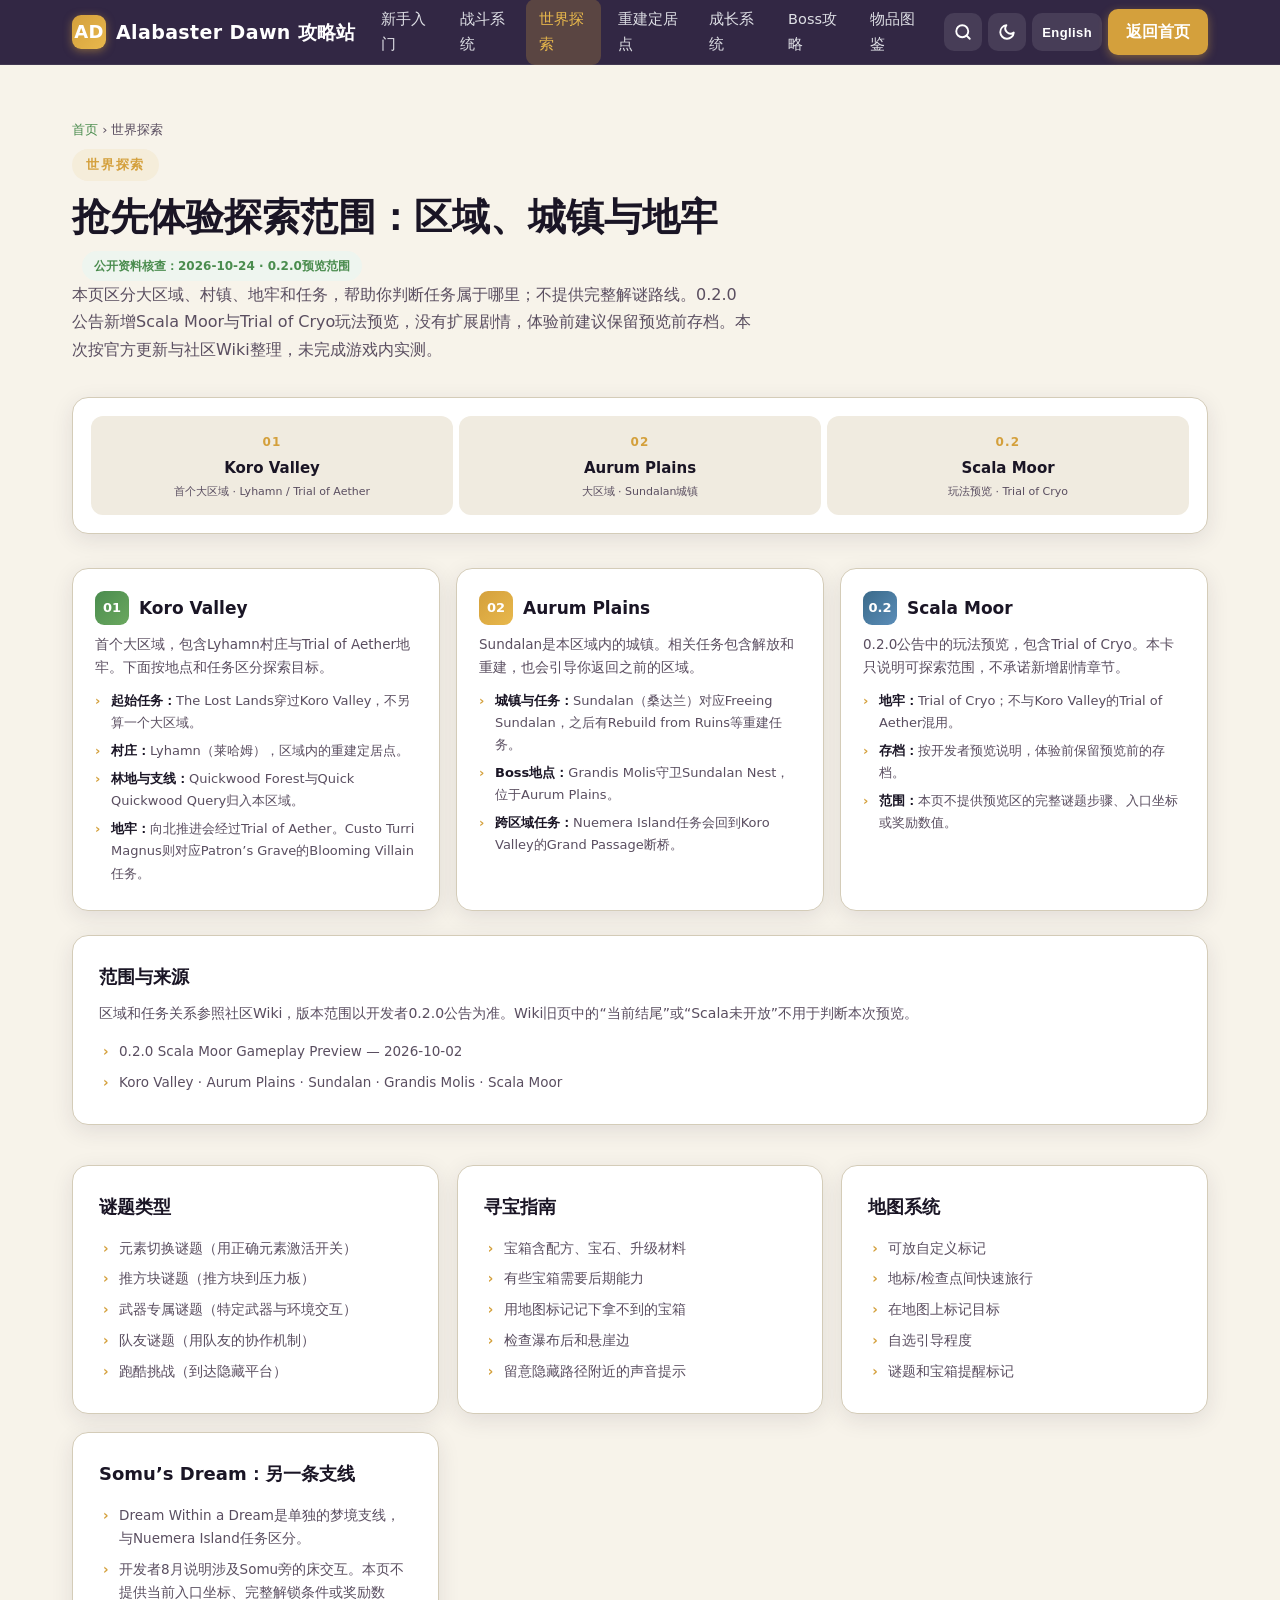
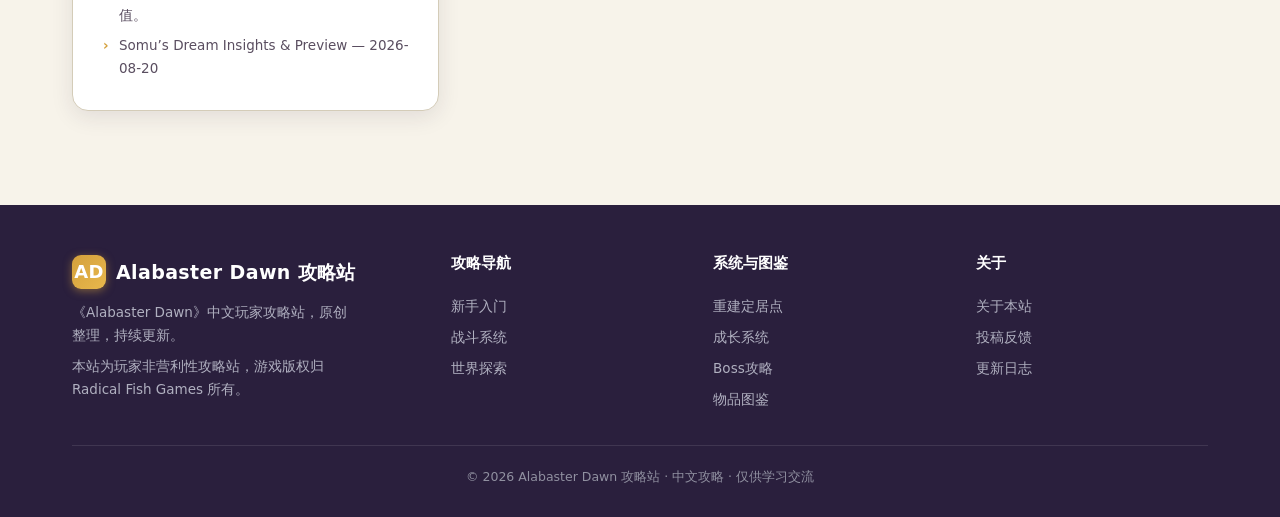
<file: world.html>
<!DOCTYPE html>
<html lang="zh-CN">
<head>
<meta charset="UTF-8">
<meta name="viewport" content="width=device-width, initial-scale=1.0">
<title>抢先体验探索范围 | Alabaster Dawn 攻略</title>
<meta name="description" content="Alabaster Dawn抢先体验探索概览：区分Koro Valley、Aurum Plains的区域、城镇、地牢与任务，并标明Scala Moor及Trial of Cryo的0.2.0玩法预览范围。">
<meta name="keywords" content="Alabaster Dawn探索,提兰索,Tiran Sol,区域,谜题,宝箱,跑酷,快速旅行,地图标记">
<link rel="stylesheet" href="css/style.css">
<script type="application/ld+json">
{"@context":"https://schema.org","@type":"Article","headline":"Alabaster Dawn 抢先体验探索范围","inLanguage":"zh-CN","about":"Alabaster Dawn抢先体验区域、城镇、地牢与任务概览，含0.2.0玩法预览范围","isPartOf":{"@type":"WebSite","name":"Alabaster Dawn 攻略站"}}
</script>
</head>
<body>

<header class="nav">
  <div class="wrap nav-inner">
    <a href="index.html" class="brand"><span class="logo">AD</span><span data-i18n="brand">Alabaster Dawn 攻略站</span></a>
    <nav class="nav-links" id="navLinks">
      <a href="getting-started.html" data-i18n="nav.getting-started">新手入门</a>
      <a href="combat.html" data-i18n="nav.combat">战斗系统</a>
      <a href="world.html" class="active" data-i18n="nav.world">世界探索</a>
      <a href="settlements.html" data-i18n="nav.settlements">重建定居点</a>
      <a href="progression.html" data-i18n="nav.progression">成长系统</a>
      <a href="bosses.html" data-i18n="nav.bosses">Boss攻略</a>
      <a href="items.html" data-i18n="nav.items">物品图鉴</a>
    </nav>
    <div class="nav-utils">
      <button class="nav-btn search-btn" aria-label="搜索"><svg width="18" height="18" viewBox="0 0 24 24" fill="none" stroke="currentColor" stroke-width="2.5" stroke-linecap="round" stroke-linejoin="round"><circle cx="11" cy="11" r="8"/><line x1="21" y1="21" x2="16.65" y2="16.65"/></svg></button>
      <button class="nav-btn dark-btn" aria-label="暗色模式"><svg width="18" height="18" viewBox="0 0 24 24" fill="none" stroke="currentColor" stroke-width="2.5" stroke-linecap="round" stroke-linejoin="round"><path d="M21 12.79A9 9 0 1 1 11.21 3 7 7 0 0 0 21 12.79z"/></svg></button>
      <button class="nav-btn lang-btn" aria-label="语言">English</button>
      <a href="index.html" class="nav-cta" data-i18n="nav.cta.home">返回首页</a>
    </div>
    <button class="burger" id="burger" aria-label="菜单"><span></span><span></span><span></span></button>
  </div>
</header>

<section id="top" style="padding-top:54px">
  <div class="wrap">
    <div class="breadcrumb"><a href="index.html" data-en="Home">首页</a> <span>›</span> <span data-en="World">世界探索</span></div>
    <span class="eyebrow" data-en="World Exploration">世界探索</span>
    <h2 class="title" data-en="Early Access Exploration: Regions, Towns and Trials">抢先体验探索范围：区域、城镇与地牢</h2>
    <p class="ver-tag" data-en="Sources checked: 2026-10-24 · 0.2.0 preview scope">公开资料核查：2026-10-24 · 0.2.0预览范围</p>
    <p class="subtitle" data-en="This overview separates regions, towns, dungeons and quests to help locate your next objective; it is not a complete puzzle walkthrough. The 0.2.0 announcement adds a gameplay preview of Scala Moor and the Trial of Cryo without extending the story, and recommends keeping a pre-preview save. Based on developer updates and community wiki sources; not playtested.">本页区分大区域、村镇、地牢和任务，帮助你判断任务属于哪里；不提供完整解谜路线。0.2.0公告新增Scala Moor与Trial of Cryo玩法预览，没有扩展剧情，体验前建议保留预览前存档。本次按官方更新与社区Wiki整理，未完成游戏内实测。</p>
    <div class="biome-progression">
      <a class="bp-node a-meadow" href="#koro-valley"><div class="bp-step">01</div><div class="bp-name">Koro Valley</div><div class="bp-info" data-en="First region · Lyhamn / Trial of Aether">首个大区域 · Lyhamn / Trial of Aether</div></a>
      <a class="bp-node a-settlement" href="#aurum-plains"><div class="bp-step">02</div><div class="bp-name">Aurum Plains</div><div class="bp-info" data-en="Region · Sundalan town">大区域 · Sundalan城镇</div></a>
      <a class="bp-node a-mountain" href="#scala-moor"><div class="bp-step">0.2</div><div class="bp-name">Scala Moor</div><div class="bp-info" data-en="Gameplay preview · Trial of Cryo">玩法预览 · Trial of Cryo</div></a>
    </div>
    <div class="biome-cards">
      <div class="map-card a-meadow" id="koro-valley">
        <div class="map-head"><div class="num">01</div><h4>Koro Valley</h4></div>
        <p data-en="The first region contains the village of Lyhamn and the Trial of Aether dungeon. Locations and quests below help identify your next objective.">首个大区域，包含Lyhamn村庄与Trial of Aether地牢。下面按地点和任务区分探索目标。</p>
        <ul>
          <li id="lost-lands" data-en="&lt;b&gt;Starting quest:&lt;/b&gt; The Lost Lands takes place through Koro Valley; it is not another major region."><b>起始任务：</b>The Lost Lands穿过Koro Valley，不另算一个大区域。</li>
          <li id="lyhamn" data-en="&lt;b&gt;Village:&lt;/b&gt; Lyhamn, a settlement to rebuild within the region."><b>村庄：</b>Lyhamn（莱哈姆），区域内的重建定居点。</li>
          <li id="quickwood" data-en="&lt;b&gt;Woodland and side quest:&lt;/b&gt; Quickwood Forest and Quick Quickwood Query belong within this region."><b>林地与支线：</b>Quickwood Forest与Quick Quickwood Query归入本区域。</li>
          <li id="trial-of-aether" data-en="&lt;b&gt;Dungeon:&lt;/b&gt; The northward route passes through the Trial of Aether. Custo Turri Magnus is associated with the Blooming Villain quest at Patron’s Grave."><b>地牢：</b>向北推进会经过Trial of Aether。Custo Turri Magnus则对应Patron’s Grave的Blooming Villain任务。</li>
        </ul>
      </div>
      <div class="map-card a-settlement" id="aurum-plains">
        <div class="map-head"><div class="num">02</div><h4>Aurum Plains</h4></div>
        <p data-en="Sundalan is a town in this region. Related quests include freeing and rebuilding the town, and can lead back to an earlier region.">Sundalan是本区域内的城镇。相关任务包含解放和重建，也会引导你返回之前的区域。</p>
        <ul>
          <li id="sundalan" data-en="&lt;b&gt;Town and quests:&lt;/b&gt; Sundalan is associated with Freeing Sundalan, followed by rebuilding quests such as Rebuild from Ruins."><b>城镇与任务：</b>Sundalan（桑达兰）对应Freeing Sundalan，之后有Rebuild from Ruins等重建任务。</li>
          <li id="sundalan-nest" data-en="&lt;b&gt;Boss location:&lt;/b&gt; Grandis Molis guards Sundalan Nest in Aurum Plains."><b>Boss地点：</b>Grandis Molis守卫Sundalan Nest，位于Aurum Plains。</li>
          <li id="nuemera" data-en="&lt;b&gt;Cross-region quest:&lt;/b&gt; Nuemera Island returns to the broken bridge at the Grand Passage in Koro Valley."><b>跨区域任务：</b>Nuemera Island任务会回到Koro Valley的Grand Passage断桥。</li>
        </ul>
      </div>
      <div class="map-card a-mountain" id="scala-moor">
        <div class="map-head"><div class="num">0.2</div><h4>Scala Moor</h4></div>
        <p data-en="A gameplay preview in the 0.2.0 announcement, including the Trial of Cryo. This card describes the preview scope, not a new story chapter.">0.2.0公告中的玩法预览，包含Trial of Cryo。本卡只说明可探索范围，不承诺新增剧情章节。</p>
        <ul>
          <li id="trial-of-cryo" data-en="&lt;b&gt;Dungeon:&lt;/b&gt; Trial of Cryo, distinct from the Trial of Aether in Koro Valley."><b>地牢：</b>Trial of Cryo；不与Koro Valley的Trial of Aether混用。</li>
          <li data-en="&lt;b&gt;Save:&lt;/b&gt; Follow the developer’s preview advice and keep a pre-preview save."><b>存档：</b>按开发者预览说明，体验前保留预览前的存档。</li>
          <li data-en="&lt;b&gt;Scope:&lt;/b&gt; No complete preview puzzle route, entrance coordinates or reward values are provided here."><b>范围：</b>本页不提供预览区的完整谜题步骤、入口坐标或奖励数值。</li>
        </ul>
      </div>
    </div>
    <div class="fcard" id="exploration-sources" style="margin-top:24px">
      <h4 data-en="Scope and Sources">范围与来源</h4>
      <p data-en="Region and quest relationships use community wiki sources; preview scope follows the developer’s 0.2.0 announcement. Older wiki statements about the current ending or an inaccessible Scala do not define this preview.">区域和任务关系参照社区Wiki，版本范围以开发者0.2.0公告为准。Wiki旧页中的“当前结尾”或“Scala未开放”不用于判断本次预览。</p>
      <ul>
        <li><a href="https://www.radicalfishgames.com/?p=8345">0.2.0 Scala Moor Gameplay Preview — 2026-10-02</a></li>
        <li><a href="https://alabasterdawn.wiki.gg/wiki/Koro_Valley">Koro Valley</a> · <a href="https://alabasterdawn.wiki.gg/wiki/Aurum_Plains">Aurum Plains</a> · <a href="https://alabasterdawn.wiki.gg/wiki/Sundalan">Sundalan</a> · <a href="https://alabasterdawn.wiki.gg/wiki/Grandis_Molis">Grandis Molis</a> · <a href="https://alabasterdawn.wiki.gg/wiki/Scala_Moor">Scala Moor</a></li>
      </ul>
    </div>

    <div class="feature-grid" style="margin-top:40px">
      <div class="fcard"><h4 data-en="Puzzle Types">谜题类型</h4><ul>
        <li data-en="Element-switch puzzles (use correct element on switches)">元素切换谜题（用正确元素激活开关）</li>
        <li data-en="Block-pushing puzzles (move blocks to pressure plates)">推方块谜题（推方块到压力板）</li>
        <li data-en="Weapon-specific puzzles (certain weapons interact with objects)">武器专属谜题（特定武器与环境交互）</li>
        <li data-en="Teammate puzzles (use party members for co-op mechanics)">队友谜题（用队友的协作机制）</li>
        <li data-en="Parkour challenges (reach hidden platforms)">跑酷挑战（到达隐藏平台）</li>
      </ul></div>
      <div class="fcard"><h4 data-en="Treasure Hunting">寻宝指南</h4><ul>
        <li data-en="Chests contain recipes, gems, upgrade materials">宝箱含配方、宝石、升级材料</li>
        <li data-en="Some loot requires abilities you don't have yet">有些宝箱需要后期能力</li>
        <li data-en="Use map reminders to mark unreachable loot">用地图标记记下拿不到的宝箱</li>
        <li data-en="Check behind waterfalls and cliff edges">检查瀑布后和悬崖边</li>
        <li data-en="Listen for audio cues near hidden paths">留意隐藏路径附近的声音提示</li>
      </ul></div>
      <div class="fcard"><h4 data-en="Map System">地图系统</h4><ul>
        <li data-en="Place custom markers for anything">可放自定义标记</li>
        <li data-en="Fast travel between landmarks/checkpoints">地标/检查点间快速旅行</li>
        <li data-en="Mark objectives on the map">在地图上标记目标</li>
        <li data-en="Choose how much guidance you want">自选引导程度</li>
        <li data-en="Reminders for puzzles and treasure">谜题和宝箱提醒标记</li>
      </ul></div>
      <div class="fcard" id="somus-dream"><h4 data-en="Somu’s Dream: A Separate Side Activity">Somu’s Dream：另一条支线</h4><ul>
        <li data-en="Dream Within a Dream is a separate dream side activity, distinct from the Nuemera Island quest.">Dream Within a Dream是单独的梦境支线，与Nuemera Island任务区分。</li>
        <li data-en="The developer’s August overview describes a bed interaction near Somu. This page does not provide current entrance coordinates, complete unlock requirements or reward values.">开发者8月说明涉及Somu旁的床交互。本页不提供当前入口坐标、完整解锁条件或奖励数值。</li>
        <li><a href="https://www.radicalfishgames.com/?p=8243">Somu’s Dream Insights &amp; Preview — 2026-08-20</a></li>
      </ul></div>
    </div>
  </div>
</section>

<footer>
  <div class="wrap">
    <div class="foot-grid">
      <div class="foot-brand">
        <a href="index.html" class="brand" style="color:#fff"><span class="logo">AD</span><span data-en="Alabaster Dawn Guide">Alabaster Dawn 攻略站</span></a>
        <p data-i18n="foot.branddesc">《Alabaster Dawn》中文玩家攻略站，原创整理，持续更新。</p>
        <p class="disclaimer" data-en="This is a non-profit fan guide site. Game rights belong to Radical Fish Games.">本站为玩家非营利性攻略站，游戏版权归 Radical Fish Games 所有。</p>
      </div>
      <div><h4 data-i18n="foot.nav">攻略导航</h4><a href="getting-started.html" data-en="Beginner">新手入门</a><a href="combat.html" data-en="Combat">战斗系统</a><a href="world.html" data-en="World">世界探索</a></div>
      <div><h4 data-i18n="foot.systems">系统与图鉴</h4><a href="settlements.html" data-en="Settlements">重建定居点</a><a href="progression.html" data-en="Progression">成长系统</a><a href="bosses.html" data-en="Bosses">Boss攻略</a><a href="items.html" data-en="Items">物品图鉴</a></div>
      <div><h4 data-i18n="foot.about">关于</h4><a href="#" data-i18n="foot.aboutus">关于本站</a><a href="#" data-i18n="foot.feedback">投稿反馈</a><a href="#" data-i18n="foot.changelog">更新日志</a></div>
    </div>
    <div class="foot-bottom" data-i18n="foot.copy">© 2026 Alabaster Dawn 攻略站 · 中文攻略 · 仅供学习交流</div>
  </div>
</footer>

<button id="toTop" aria-label="返回顶部" data-en="Top">顶部</button>
<div class="search-overlay" id="searchOverlay">
  <div class="search-panel">
    <div class="search-input-wrap">
      <span class="s-ico"></span>
      <input type="text" placeholder="搜索攻略、武器、Boss…">
      <button class="search-close" aria-label="关闭">×</button>
    </div>
    <div class="search-results"></div>
  </div>
</div>
<script src="js/common.js"></script>
</body>
</html>
</file>
<file: css/style.css>
/* ===== Alabaster Dawn Guide - Shared Styles ===== */
/* Color palette extracted from game's visual identity:
   Alabaster white (reborn world) · Dawn gold (sunrise/hope)
   Nyx purple (the shadow curse) · Nature green (life returning)
   Wasteland earth (ruined world) · Ember (combat/danger) */
:root{
  --nyx:#2a1f3d;        /* Nyx暗紫 - 导航/深色背景 */
  --heading:#1a1525;    /* 标题文字色 - 暗色模式自动切浅 */
  --nyx-2:#3d2d54;      /* 暗紫2 */
  --dawn:#d4a03c;       /* 黎明金 - 主强调色 */
  --dawn-2:#e8b84c;     /* 亮金 */
  --dawn-3:#f0cd6a;     /* 柔金 */
  --alabaster:#f0ebe0;  /* 雪花石膏白/羊皮纸 */
  --alabaster-2:#f7f3ea;/* 亮石膏白 */
  --alabaster-3:#fbf8f1;/* 最亮白 */
  --nature:#4a8c4e;     /* 归生绿 */
  --nature-2:#6ba85f;   /* 亮归生绿 */
  --wasteland:#8b6f47;  /* 荒野棕 */
  --ember:#c0502e;      /* 余烬橙红 - 危险/Boss */
  --frost:#5b8db8;      /* 霜蓝 - 谜题/冰元素 */
  --ink:#1a1525;        /* 墨黑(带紫调) */
  --ink-soft:#5a4e60;   /* 柔墨 */
  --line:#d4ccb8;       /* 分割线 */
  --card:#ffffff;
  --shadow:0 6px 22px rgba(42,31,61,.10);
  --shadow-lg:0 14px 40px rgba(42,31,61,.16);
  --radius:16px;
  --maxw:1180px;
}
*{box-sizing:border-box;margin:0;padding:0}
html{scroll-behavior:smooth;scroll-padding-top:78px}
body{
  font-family:"Segoe UI","PingFang SC","Microsoft YaHei",system-ui,sans-serif;
  color:var(--ink);
  background:var(--alabaster-2);
  line-height:1.7;
  -webkit-font-smoothing:antialiased;
  transition:background .3s,color .3s;
}
a{color:inherit;text-decoration:none}
img{max-width:100%;display:block}

/* ===== DARK MODE ===== */
body.dark{
  --nyx:#1a1228;
  --heading:#e8e2d4;
  --nyx-2:#241a36;
  --ink:#e8e2d4;
  --ink-soft:#b8ac90;
  --alabaster:#1e1a28;
  --alabaster-2:#141120;
  --alabaster-3:#0f0c18;
  --line:#2e2840;
  --card:#1a1626;
  --shadow:0 6px 22px rgba(0,0,0,.35);
  --shadow-lg:0 14px 40px rgba(0,0,0,.5);
}
body.dark .bg-alt{background:#100c1a}
body.dark .farm-table{background:var(--card)}
body.dark tr:hover td{background:#221d30}
body.dark .chip{background:var(--card)}
body.dark .search-box{background:var(--card)}
body.dark .calc-result{background:var(--alabaster)}
body.dark .stat-pill{background:var(--alabaster)}
body.dark .res-emoji{background:var(--alabaster)}
body.dark .eyebrow{background:#2a2238}
body.dark .tagline{background:#1e2a20;color:var(--nature-2)}
body.dark .boss-card .boss-power{background:#2a2230}
body.dark .calc-result .rline .pos{color:#4ade80}
body.dark .map-card .num{color:var(--nyx)}
.wrap{max-width:var(--maxw);margin:0 auto;padding:0 22px}
section{padding:64px 0}

/* ===== Typography ===== */
.eyebrow{
  display:inline-block;font-size:13px;font-weight:700;letter-spacing:.14em;
  text-transform:uppercase;color:var(--dawn);background:#f5edda;
  padding:5px 14px;border-radius:999px;margin-bottom:14px;
}
h2.title{font-size:clamp(26px,4vw,38px);line-height:1.2;color:var(--heading);margin-bottom:10px;font-weight:800}
.subtitle{color:var(--ink-soft);max-width:680px;margin-bottom:34px;font-size:16px}
.lead{font-size:17px}

/* ===== NAV ===== */
header.nav{
  position:sticky;top:0;z-index:100;
  background:rgba(42,31,61,.96);backdrop-filter:blur(8px);
  border-bottom:1px solid rgba(255,255,255,.08);
}
.nav-inner{display:flex;align-items:center;justify-content:space-between;height:64px;flex-wrap:nowrap;gap:12px}
.brand{display:flex;align-items:center;gap:10px;color:#fff;font-weight:800;font-size:19px;letter-spacing:.02em;flex-shrink:0;white-space:nowrap}
.brand .logo{
  width:34px;height:34px;border-radius:9px;display:grid;place-items:center;
  background:linear-gradient(135deg,var(--dawn),var(--dawn-2));font-size:18px;font-weight:900;color:#fff;
  box-shadow:0 2px 8px rgba(212,160,60,.5);
}
.nav-links{display:flex;align-items:center;gap:4px}
.nav-links a{
  color:#dfe0e6;font-size:14.5px;font-weight:500;padding:8px 13px;border-radius:9px;transition:.18s;
}
.nav-links a:hover{background:rgba(255,255,255,.12);color:#fff}
.nav-links a.active{background:rgba(212,160,60,.25);color:var(--dawn-2)}
.nav-cta{
  background:var(--dawn);color:#fff!important;padding:9px 18px;border-radius:10px;font-weight:700;
  box-shadow:0 3px 10px rgba(212,160,60,.45);
}
.nav-cta:hover{background:var(--dawn-2);transform:translateY(-1px)}
.burger{display:none;flex-direction:column;gap:5px;background:none;border:0;cursor:pointer;padding:8px}
.burger span{width:24px;height:2.5px;background:#fff;border-radius:2px;transition:.25s}

/* nav utility buttons (search / dark / lang) */
.nav-utils{display:flex;align-items:center;gap:6px;flex-shrink:0}
.nav-btn{
  width:38px;height:38px;border-radius:10px;border:0;cursor:pointer;background:rgba(255,255,255,.1);
  color:#fff;font-size:14px;font-weight:700;display:grid;place-items:center;transition:.18s;flex-shrink:0;
}
.nav-btn:hover{background:rgba(255,255,255,.22)}
.nav-btn.lang-btn{width:auto;padding:0 10px;font-size:13px;font-weight:700;letter-spacing:.03em}
.nav-btn svg{display:block;color:#fff}
.search-input-wrap .s-ico{display:grid;place-items:center;color:var(--ink-soft)}
.search-input-wrap .s-ico svg{display:block}

/* ===== SEARCH OVERLAY ===== */
.search-overlay{
  position:fixed;inset:0;z-index:200;background:rgba(16,12,26,.85);backdrop-filter:blur(6px);
  display:none;align-items:flex-start;justify-content:center;padding-top:12vh;
}
.search-overlay.show{display:flex}
.search-panel{
  width:100%;max-width:640px;background:var(--card);border:1px solid var(--line);border-radius:18px;
  box-shadow:var(--shadow-lg);overflow:hidden;margin:0 16px;
}
.search-input-wrap{display:flex;align-items:center;gap:10px;padding:16px 20px;border-bottom:1px solid var(--line)}
.search-input-wrap input{
  flex:1;border:0;outline:0;background:none;font-size:17px;color:var(--ink);font-family:inherit;
}
.search-input-wrap .s-ico{font-size:15px;font-weight:700;opacity:.6}
.search-close{background:none;border:0;cursor:pointer;font-size:20px;color:var(--ink-soft);padding:4px 8px;border-radius:8px;font-weight:700}
.search-close:hover{background:var(--alabaster)}
.search-results{max-height:50vh;overflow-y:auto}
.search-results .sr-item{display:block;padding:13px 20px;border-bottom:1px solid var(--line);transition:.15s}
.search-results .sr-item:hover{background:var(--alabaster)}
.search-results .sr-item .sr-page{font-size:11px;font-weight:700;color:var(--dawn);text-transform:uppercase;letter-spacing:.06em}
.search-results .sr-item .sr-title{font-size:15px;color:var(--ink);margin:2px 0}
.search-results .sr-item .sr-snippet{font-size:12.5px;color:var(--ink-soft);overflow:hidden;text-overflow:ellipsis;white-space:nowrap}
.search-results .sr-empty{padding:30px;text-align:center;color:var(--ink-soft);font-size:14px}

/* ===== HERO ===== */
.hero{
  position:relative;overflow:hidden;color:#fff;
  background:
    radial-gradient(900px 420px at 15% 110%,rgba(74,140,78,.22),transparent 55%),
    radial-gradient(1100px 480px at 78% -8%,rgba(232,184,76,.30),transparent 60%),
    radial-gradient(700px 380px at 92% 100%,rgba(192,80,46,.14),transparent 50%),
    linear-gradient(160deg,var(--nyx) 0%,#100c1a 100%);
}
.hero::before{
  content:"";position:absolute;inset:0;pointer-events:none;opacity:.5;
  background-image:repeating-linear-gradient(45deg,transparent 0 38px,rgba(255,255,255,.018) 38px 39px);
}
.hero::after{
  content:"";position:absolute;left:0;right:0;bottom:-1px;height:90px;
  background:linear-gradient(var(--alabaster-2),transparent);pointer-events:none;
}
.hero-grid{display:grid;grid-template-columns:1.15fr .85fr;gap:40px;align-items:center;padding:78px 0 96px}
.hero h1{font-size:clamp(34px,5.4vw,56px);line-height:1.08;font-weight:900;letter-spacing:-.01em}
.hero h1 span{color:var(--dawn-2)}
.hero p.tag{font-size:18px;color:#d8d4e6;margin:18px 0 30px;max-width:520px}
.hero-btns{display:flex;gap:14px;flex-wrap:wrap}
.btn{
  display:inline-flex;align-items:center;gap:8px;padding:13px 26px;border-radius:12px;
  font-weight:700;font-size:15px;cursor:pointer;border:0;transition:.2s;
}
.btn-primary{background:var(--dawn);color:#fff;box-shadow:0 6px 18px rgba(212,160,60,.45)}
.btn-primary:hover{background:var(--dawn-2);transform:translateY(-2px)}
.btn-ghost{background:rgba(255,255,255,.12);color:#fff;border:1px solid rgba(255,255,255,.28)}
.btn-ghost:hover{background:rgba(255,255,255,.22)}
.hero-stats{display:flex;gap:26px;margin-top:38px;flex-wrap:wrap}
.hero-stats .s b{display:block;font-size:26px;color:#fff}
.hero-stats .s small{color:#c4c0d8;font-size:13px}

/* hero side card */
.hero-art{position:relative;height:340px;display:grid;place-items:center}
.island-card{
  width:100%;max-width:380px;background:rgba(255,255,255,.08);border:1px solid rgba(255,255,255,.16);
  border-radius:22px;padding:26px;backdrop-filter:blur(6px);box-shadow:var(--shadow-lg);
}
.island-card h3{font-size:16px;color:#fff;margin-bottom:16px;display:flex;align-items:center;gap:8px}
.day-row{display:flex;align-items:center;gap:12px;padding:10px 0;border-top:1px solid rgba(255,255,255,.12)}
.day-row:first-of-type{border-top:0}
.day-badge{width:42px;height:42px;border-radius:11px;display:grid;place-items:center;font-weight:800;font-size:13px;background:linear-gradient(135deg,var(--dawn),var(--dawn-2));flex-shrink:0}
.day-row .t b{display:block;font-size:14px;color:#fff}
.day-row .t small{color:#c0bcd4;font-size:12.5px}

/* ===== QUICK CARDS (homepage) ===== */
.quick{display:grid;grid-template-columns:repeat(3,1fr);gap:18px}
.qcard{
  background:var(--card);border:1px solid var(--line);border-radius:var(--radius);
  padding:24px;box-shadow:var(--shadow);transition:.2s;cursor:pointer;position:relative;overflow:hidden;
}
.qcard::before{content:"";position:absolute;inset:0 auto 0 0;width:5px;background:var(--nature-2);transition:.2s}
.qcard:hover{transform:translateY(-4px);box-shadow:var(--shadow-lg)}
.qcard:hover::before{background:var(--dawn)}
.qcard .ico{font-size:30px;margin-bottom:12px}
.qcard h3{font-size:17px;color:var(--heading);margin-bottom:5px}
.qcard p{font-size:13.5px;color:var(--ink-soft)}

/* ===== TIMELINE (beginner) ===== */
.timeline{position:relative;margin-top:10px}
.timeline::before{content:"";position:absolute;left:23px;top:6px;bottom:6px;width:3px;background:var(--line);border-radius:3px}
.tl-item{display:flex;gap:22px;padding:0 0 26px;position:relative}
.tl-dot{
  width:50px;height:50px;border-radius:14px;flex-shrink:0;z-index:1;display:grid;place-items:center;
  font-weight:800;color:#fff;font-size:14px;box-shadow:0 4px 12px rgba(74,140,78,.4);
  background:linear-gradient(135deg,var(--nature),var(--nature-2));
}
.tl-body{background:var(--card);border:1px solid var(--line);border-radius:14px;padding:18px 22px;box-shadow:var(--shadow);flex:1}
.tl-body h4{color:var(--heading);font-size:17px;margin-bottom:8px}
.tl-body ul{list-style:none}
.tl-body li{padding:4px 0 4px 22px;position:relative;font-size:14.5px;color:var(--ink-soft)}
.tl-body li::before{content:"";position:absolute;left:0;top:11px;width:8px;height:8px;border-radius:50%;background:var(--dawn-2)}
.tl-body li b{color:var(--heading)}

/* ===== RESOURCE CARDS ===== */
.res-grid{display:grid;grid-template-columns:repeat(auto-fill,minmax(210px,1fr));gap:16px}
.res-card{background:var(--card);border:1px solid var(--line);border-radius:14px;padding:20px;box-shadow:var(--shadow);transition:.2s}
.res-card:hover{transform:translateY(-3px);box-shadow:var(--shadow-lg)}
.res-head{display:flex;align-items:center;gap:12px;margin-bottom:10px}
.res-emoji{width:46px;height:46px;border-radius:12px;display:grid;place-items:center;font-size:20px;font-weight:800;color:var(--heading);background:var(--alabaster);line-height:1.15;text-align:center;box-sizing:border-box}
html[lang="en"] .res-emoji{width:auto;min-width:46px;height:auto;min-height:46px;font-size:12.5px;padding:6px 10px;white-space:normal}
.res-card h4{font-size:16px;color:var(--heading)}
.res-card .rarity{font-size:11px;font-weight:700;letter-spacing:.05em}
.tier-1{color:#3a9d3a}.tier-2{color:var(--dawn)}.tier-3{color:var(--frost)}.tier-4{color:var(--ember)}
.res-card p{font-size:13.5px;color:var(--ink-soft)}
.tagline{display:inline-block;font-size:12px;background:#eef5ef;color:var(--nature);padding:3px 10px;border-radius:999px;margin-top:8px}

/* ===== SEARCH & CHIPS ===== */
.chips{display:flex;gap:8px;flex-wrap:wrap;margin-bottom:22px}
.chip{
  border:1.5px solid var(--line);background:var(--card);color:var(--ink-soft);padding:8px 15px;
  border-radius:999px;font-size:13.5px;font-weight:600;cursor:pointer;transition:.18s;
}
.chip:hover{border-color:var(--nature-2);color:var(--nature)}
.chip.active{background:var(--nature);border-color:var(--nature);color:#fff}

/* ===== FEATURE CARDS ===== */
.feature-grid{display:grid;grid-template-columns:repeat(auto-fit,minmax(280px,1fr));gap:18px}
.fcard{background:var(--card);border:1px solid var(--line);border-radius:var(--radius);padding:26px;box-shadow:var(--shadow);transition:.2s}
.fcard:hover{transform:translateY(-3px);box-shadow:var(--shadow-lg)}
.fcard .ico{font-size:34px;margin-bottom:14px}
.fcard h4{color:var(--heading);font-size:18px;margin-bottom:10px}
.fcard p{font-size:14px;color:var(--ink-soft);margin-bottom:10px}
.fcard ul{list-style:none}
.fcard li{font-size:13.5px;color:var(--ink-soft);padding:4px 0 4px 20px;position:relative}
.fcard li::before{content:"\203A";position:absolute;left:4px;color:var(--dawn);font-weight:800}

/* ===== ELEMENT CARDS (combat) ===== */
.elem-grid{display:grid;grid-template-columns:repeat(auto-fill,minmax(240px,1fr));gap:16px;margin-top:10px}
.elem-card{background:var(--card);border:1px solid var(--line);border-radius:var(--radius);padding:22px;box-shadow:var(--shadow);transition:.2s;border-top:4px solid var(--ember)}
.elem-card.e-fire{border-top-color:#e85d2c}
.elem-card.e-water{border-top-color:var(--frost)}
.elem-card.e-earth{border-top-color:var(--wasteland)}
.elem-card.e-wind{border-top-color:var(--nature-2)}
.elem-card:hover{transform:translateY(-3px);box-shadow:var(--shadow-lg)}
.elem-card .elem-icon{width:48px;height:48px;border-radius:12px;display:grid;place-items:center;font-weight:900;font-size:20px;color:#fff;margin-bottom:12px}
.elem-card.e-fire .elem-icon{background:linear-gradient(135deg,#c04020,#e85d2c)}
.elem-card.e-water .elem-icon{background:linear-gradient(135deg,#3a6a8a,var(--frost))}
.elem-card.e-earth .elem-icon{background:linear-gradient(135deg,#6b5530,var(--wasteland))}
.elem-card.e-wind .elem-icon{background:linear-gradient(135deg,#3a8d3a,var(--nature-2))}
.elem-card h4{color:var(--heading);font-size:17px;margin-bottom:6px}
.elem-card p{font-size:13.5px;color:var(--ink-soft)}
.elem-card .weapon-list{margin-top:8px;font-size:12.5px;color:var(--ink-soft)}
.elem-card .weapon-list b{color:var(--dawn)}

/* ===== TABLE ===== */
.farm-table{background:var(--card);border:1px solid var(--line);border-radius:var(--radius);overflow:hidden;box-shadow:var(--shadow);overflow-x:auto}
table{width:100%;border-collapse:collapse;min-width:620px}
th{background:var(--nyx);color:#fff;text-align:left;padding:14px 18px;font-size:13.5px;letter-spacing:.03em}
td{padding:13px 18px;border-bottom:1px solid var(--line);font-size:14px;color:var(--ink-soft)}
tr:hover td{background:#f8f5ef}
td b{color:var(--heading)}
.area-tag{font-size:12px;font-weight:700;padding:3px 10px;border-radius:6px}
.a-meadow{background:#e8f5e8;color:#2e7d32}
.a-forest{background:#f0e6d0;color:var(--wasteland)}
.a-ruins{background:#f5ede0;color:#8b6f47}
.a-mountain{background:#e3eef5;color:#5b8db8}
.a-coast{background:#e0eef5;color:#2c6f9e}
.a-trial{background:#f0e0e8;color:#7a3a5a}
.a-settlement{background:#eef0e8;color:#4a6b3a}

/* ===== MAP / EXPLORE ===== */
.map-grid{display:grid;grid-template-columns:repeat(auto-fill,minmax(250px,1fr));gap:16px}
.map-card{background:var(--card);border:1px solid var(--line);border-radius:var(--radius);padding:22px;box-shadow:var(--shadow);transition:.2s;position:relative;overflow:hidden}
.map-card:hover{transform:translateY(-3px);box-shadow:var(--shadow-lg)}
.map-card h4{color:var(--heading);font-size:17px;margin-bottom:8px;position:relative}
.map-card p{font-size:13.5px;color:var(--ink-soft);position:relative}
.map-card ul{list-style:none;margin-top:8px}
.map-card li{font-size:13px;color:var(--ink-soft);padding:3px 0 3px 16px;position:relative}
.map-card li::before{content:"\203A";position:absolute;left:0;color:var(--dawn);font-weight:800}
.map-card li b{color:var(--heading)}

/* ===== ITEM GALLERY ===== */
.gallery-tools{display:flex;gap:12px;flex-wrap:wrap;margin-bottom:22px;justify-content:space-between;align-items:center}
.gallery{display:grid;grid-template-columns:repeat(auto-fill,minmax(130px,1fr));gap:14px}
.item{
  background:var(--card);border:1px solid var(--line);border-radius:14px;padding:18px 12px;text-align:center;
  box-shadow:var(--shadow);transition:.18s;cursor:default;
}
.item:hover{transform:translateY(-3px) scale(1.02);box-shadow:var(--shadow-lg);border-color:var(--nature-2)}
.item .e{font-size:34px;margin-bottom:8px}
.item h5{font-size:13.5px;color:var(--heading);margin-bottom:3px}
.item small{font-size:11.5px;color:var(--ink-soft)}

/* item detail card (static) */
.item-detail{
  background:var(--card);border:1px solid var(--line);border-radius:var(--radius);padding:22px 24px;
  box-shadow:var(--shadow);margin-bottom:14px;display:block;
}
.item-detail .item-head{display:flex;align-items:center;justify-content:space-between;gap:10px;flex-wrap:wrap;margin-bottom:10px;padding-bottom:10px;border-bottom:1px solid var(--line)}
.item-detail h4{color:var(--heading);font-size:17px}
.item-detail .rarity{font-size:11px;font-weight:700;letter-spacing:.05em}
.item-detail .item-body p{font-size:13.5px;color:var(--ink-soft);padding:3px 0}
.item-detail .item-body p b{color:var(--heading)}

/* ===== BOSS CARDS ===== */
.boss-grid{display:grid;grid-template-columns:repeat(auto-fill,minmax(280px,1fr));gap:18px;margin-top:10px}
.boss-card{background:var(--card);border:1px solid var(--line);border-radius:var(--radius);padding:24px;box-shadow:var(--shadow);transition:.2s;border-top:4px solid var(--ember)}
.boss-card:hover{transform:translateY(-3px);box-shadow:var(--shadow-lg)}
.boss-card .boss-num{font-size:12px;font-weight:700;color:var(--ember);letter-spacing:.1em}
.boss-card h4{color:var(--heading);font-size:18px;margin:4px 0 10px}
.boss-card .boss-area{font-size:13px;color:var(--ink-soft);margin-bottom:8px}
.boss-card .boss-strat{font-size:13.5px;color:var(--ink-soft);line-height:1.6}
.boss-card .boss-power{margin-top:10px;font-size:12px;font-weight:700;color:var(--dawn);background:#f5edda;padding:6px 12px;border-radius:8px;display:inline-block}

/* ===== CALCULATOR ===== */
.calc-box{background:var(--card);border:1px solid var(--line);border-radius:var(--radius);padding:24px;box-shadow:var(--shadow);margin-top:18px}
.calc-row{display:flex;align-items:center;gap:14px;margin-bottom:16px;flex-wrap:wrap}
.calc-row label{font-size:14px;font-weight:700;color:var(--heading);min-width:80px}
.calc-row select{flex:1;min-width:180px;padding:10px 14px;border:1.5px solid var(--line);border-radius:10px;font-size:14px;font-family:inherit;outline:0;transition:.15s}
.calc-row select:focus{border-color:var(--nature-2)}
.calc-row input[type=number]{width:90px;padding:10px 14px;border:1.5px solid var(--line);border-radius:10px;font-size:14px;font-family:inherit;outline:0;text-align:center}
.calc-row input[type=number]:focus{border-color:var(--nature-2)}
.calc-result{background:#f5f8f5;border:1px solid var(--line);border-radius:12px;padding:18px;margin-top:10px}
.calc-result .rline{display:flex;justify-content:space-between;align-items:center;padding:6px 0;font-size:14px}
.calc-result .rline b{color:var(--heading);font-size:16px}
.calc-result .rline .big{font-size:22px;font-weight:900;color:var(--dawn)}
.calc-result .rline .pos{color:#2e7d32}
.calc-result .rline .neg{color:var(--ember)}
.calc-result .mat-line{display:flex;justify-content:space-between;align-items:center;padding:4px 0;font-size:14px;border-bottom:1px solid var(--line)}
.calc-result .mat-line:last-child{border-bottom:0}
.calc-result .mat-line .mat-name{color:var(--ink-soft)}
.calc-result .mat-line .mat-qty{font-weight:800;color:var(--heading);font-size:16px}

/* ===== CTA STRIP ===== */
.cta-strip{
  background:linear-gradient(120deg,var(--nyx),#100c1a);color:#fff;border-radius:24px;
  padding:46px;text-align:center;margin:10px 0;box-shadow:var(--shadow-lg);
}
.cta-strip h3{font-size:26px;margin-bottom:10px}
.cta-strip p{color:#c8c4d8;margin-bottom:22px}

/* ===== FOOTER ===== */
footer{background:var(--nyx);color:#c8c8d8;padding:46px 0 30px;margin-top:30px}
.foot-grid{display:grid;grid-template-columns:1.5fr 1fr 1fr 1fr;gap:30px;margin-bottom:30px}
footer h4{color:#fff;font-size:15px;margin-bottom:14px}
footer a{display:block;color:#b0b0c0;font-size:13.5px;padding:4px 0;transition:.15s}
footer a:hover{color:var(--dawn-2)}
.foot-brand p{font-size:13.5px;max-width:280px;margin-top:8px;color:#b0b0c0}
.foot-bottom{border-top:1px solid rgba(255,255,255,.1);padding-top:20px;text-align:center;font-size:12.5px;color:#9090a0}
.disclaimer{font-size:12px;color:#9090a0;margin-top:8px}

/* ===== BACK TO TOP ===== */
#toTop{
  position:fixed;right:24px;bottom:24px;width:48px;height:48px;border-radius:14px;border:0;cursor:pointer;
  background:var(--dawn);color:#fff;font-size:13px;font-weight:800;box-shadow:0 6px 18px rgba(212,160,60,.5);
  opacity:0;visibility:hidden;transform:translateY(12px);transition:.25s;z-index:90;
}
#toTop.show{opacity:1;visibility:visible;transform:none}

/* ===== PAGE BREADCRUMB ===== */
.breadcrumb{font-size:13px;color:var(--ink-soft);margin-bottom:8px}
.breadcrumb a{color:var(--nature)}
.breadcrumb a:hover{text-decoration:underline}
.breadcrumb span{color:var(--ink-soft)}

/* ===== SECTION ALT BG ===== */
.bg-alt{background:#ede8dc}

/* ===== VERSION TAG ===== */
.ver-tag{display:inline-flex;align-items:center;gap:6px;font-size:12px;font-weight:700;color:var(--nature);background:#eef5ef;padding:5px 12px;border-radius:999px;margin-left:10px;vertical-align:middle}

/* ===== MISC ===== */
.stat-grid{display:grid;grid-template-columns:repeat(auto-fill,minmax(120px,1fr));gap:10px;margin-top:8px}
.stat-pill{background:var(--alabaster);border-radius:8px;padding:8px 12px;text-align:center;font-size:13px;color:var(--ink-soft)}
.stat-pill b{display:block;font-size:18px;color:var(--heading)}

/* ===== AREA PROGRESSION (world) ===== */
.biome-progression{display:flex;align-items:stretch;gap:6px;flex-wrap:wrap;margin-bottom:34px;background:var(--card);border:1px solid var(--line);border-radius:var(--radius);padding:18px;box-shadow:var(--shadow)}
.bp-node{flex:1;min-width:120px;border-radius:12px;padding:14px 10px;text-align:center;background:var(--alabaster);border:2px solid transparent;transition:.2s}
.bp-node.active{border-color:var(--nature-2)}
.bp-step{font-size:12px;font-weight:800;color:var(--dawn);letter-spacing:.1em}
.bp-name{font-size:15px;font-weight:800;color:var(--heading);margin:4px 0 2px}
.bp-info{font-size:11px;color:var(--ink-soft);line-height:1.4}
.bp-arrow{display:grid;place-items:center;color:var(--line);font-size:18px;font-weight:700;align-self:center}
.biome-cards{display:grid;grid-template-columns:repeat(auto-fill,minmax(280px,1fr));gap:16px}
.map-head{display:flex;align-items:center;gap:10px;margin-bottom:8px}
.map-head .num{width:34px;height:34px;border-radius:9px;display:grid;place-items:center;font-weight:800;font-size:13px;color:#fff;background:linear-gradient(135deg,var(--nature),var(--nature-2));flex-shrink:0;position:static}
.map-card.a-forest .map-head .num{background:linear-gradient(135deg,var(--wasteland),#a08560)}
.map-card.a-ruins .map-head .num{background:linear-gradient(135deg,#8b6f47,#a08560)}
.map-card.a-mountain .map-head .num{background:linear-gradient(135deg,#3a6a8a,var(--frost))}
.map-card.a-coast .map-head .num{background:linear-gradient(135deg,#2c6f9e,#5b8db8)}
.map-card.a-trial .map-head .num{background:linear-gradient(135deg,#6a2a4a,#9a4a6a)}
.map-card.a-settlement .map-head .num{background:linear-gradient(135deg,var(--dawn),var(--dawn-2))}
.map-card .map-head h4{margin:0}

/* ===== ITEMS GRID (items page) ===== */
.items-grid{display:grid;grid-template-columns:repeat(auto-fill,minmax(300px,1fr));gap:14px}
.items-grid .item-detail{margin-bottom:0}

/* ===== SETTLEMENT CARDS ===== */
.settle-grid{display:grid;grid-template-columns:repeat(auto-fill,minmax(280px,1fr));gap:16px;margin-top:10px}
.settle-card{background:var(--card);border:1px solid var(--line);border-radius:var(--radius);padding:22px;box-shadow:var(--shadow);transition:.2s;border-left:5px solid var(--nature-2)}
.settle-card:hover{box-shadow:var(--shadow-lg)}
.settle-card.s-trade{border-left-color:var(--dawn)}
.settle-card.s-science{border-left-color:var(--frost)}
.settle-head{display:flex;align-items:center;gap:12px;margin-bottom:10px}
.settle-badge{width:40px;height:40px;border-radius:10px;display:grid;place-items:center;font-weight:800;color:#fff;font-size:13px;background:linear-gradient(135deg,var(--nature),var(--nature-2))}
.settle-card.s-trade .settle-badge{background:linear-gradient(135deg,var(--dawn),var(--dawn-2))}
.settle-card.s-science .settle-badge{background:linear-gradient(135deg,#3a6a8a,var(--frost))}
.settle-head h4{font-size:16px;color:var(--heading)}
.settle-body{font-size:14px;color:var(--ink-soft)}
.settle-body .reward{margin-top:8px;font-size:13px}
.settle-body .reward b{color:var(--dawn)}

/* ===== RESPONSIVE ===== */
@media(max-width:880px){
  .nav-links{display:none}
  .burger{display:flex}
  .nav-links.open{display:flex;position:absolute;top:64px;left:0;right:0;flex-direction:column;background:var(--nyx);padding:12px;gap:2px;border-bottom:1px solid rgba(255,255,255,.1)}
  .nav-links.open a{width:100%}
  .nav-inner{flex-wrap:wrap;gap:8px;height:auto;min-height:64px;padding:10px 0}
  .brand{font-size:17px}
  .nav-cta{display:none}
  .hero-grid{grid-template-columns:1fr;padding:50px 0 70px}
  .hero-art{order:-1;height:auto}
  .quick{grid-template-columns:repeat(2,1fr)}
  .foot-grid{grid-template-columns:1fr 1fr}
  .item-detail{grid-template-columns:1fr}
  .hero h1{font-size:clamp(28px,8vw,42px)}
  .hero p.tag{font-size:16px}
  section{padding:48px 0}
  .cta-strip{padding:32px 20px}
  .cta-strip h3{font-size:22px}
}
@media(max-width:520px){
  .quick{grid-template-columns:1fr}
  .foot-grid{grid-template-columns:1fr}
  .hero-stats{gap:18px}
  .hero-stats .s b{font-size:22px}
  .nav-btn{width:34px;height:34px;font-size:13px}
  .nav-btn.lang-btn{font-size:12px;padding:0 8px}
  .wrap{padding:0 16px}
  h2.title{font-size:24px}
  .boss-card,.fcard,.qcard,.map-card{padding:18px}
}
</file>
